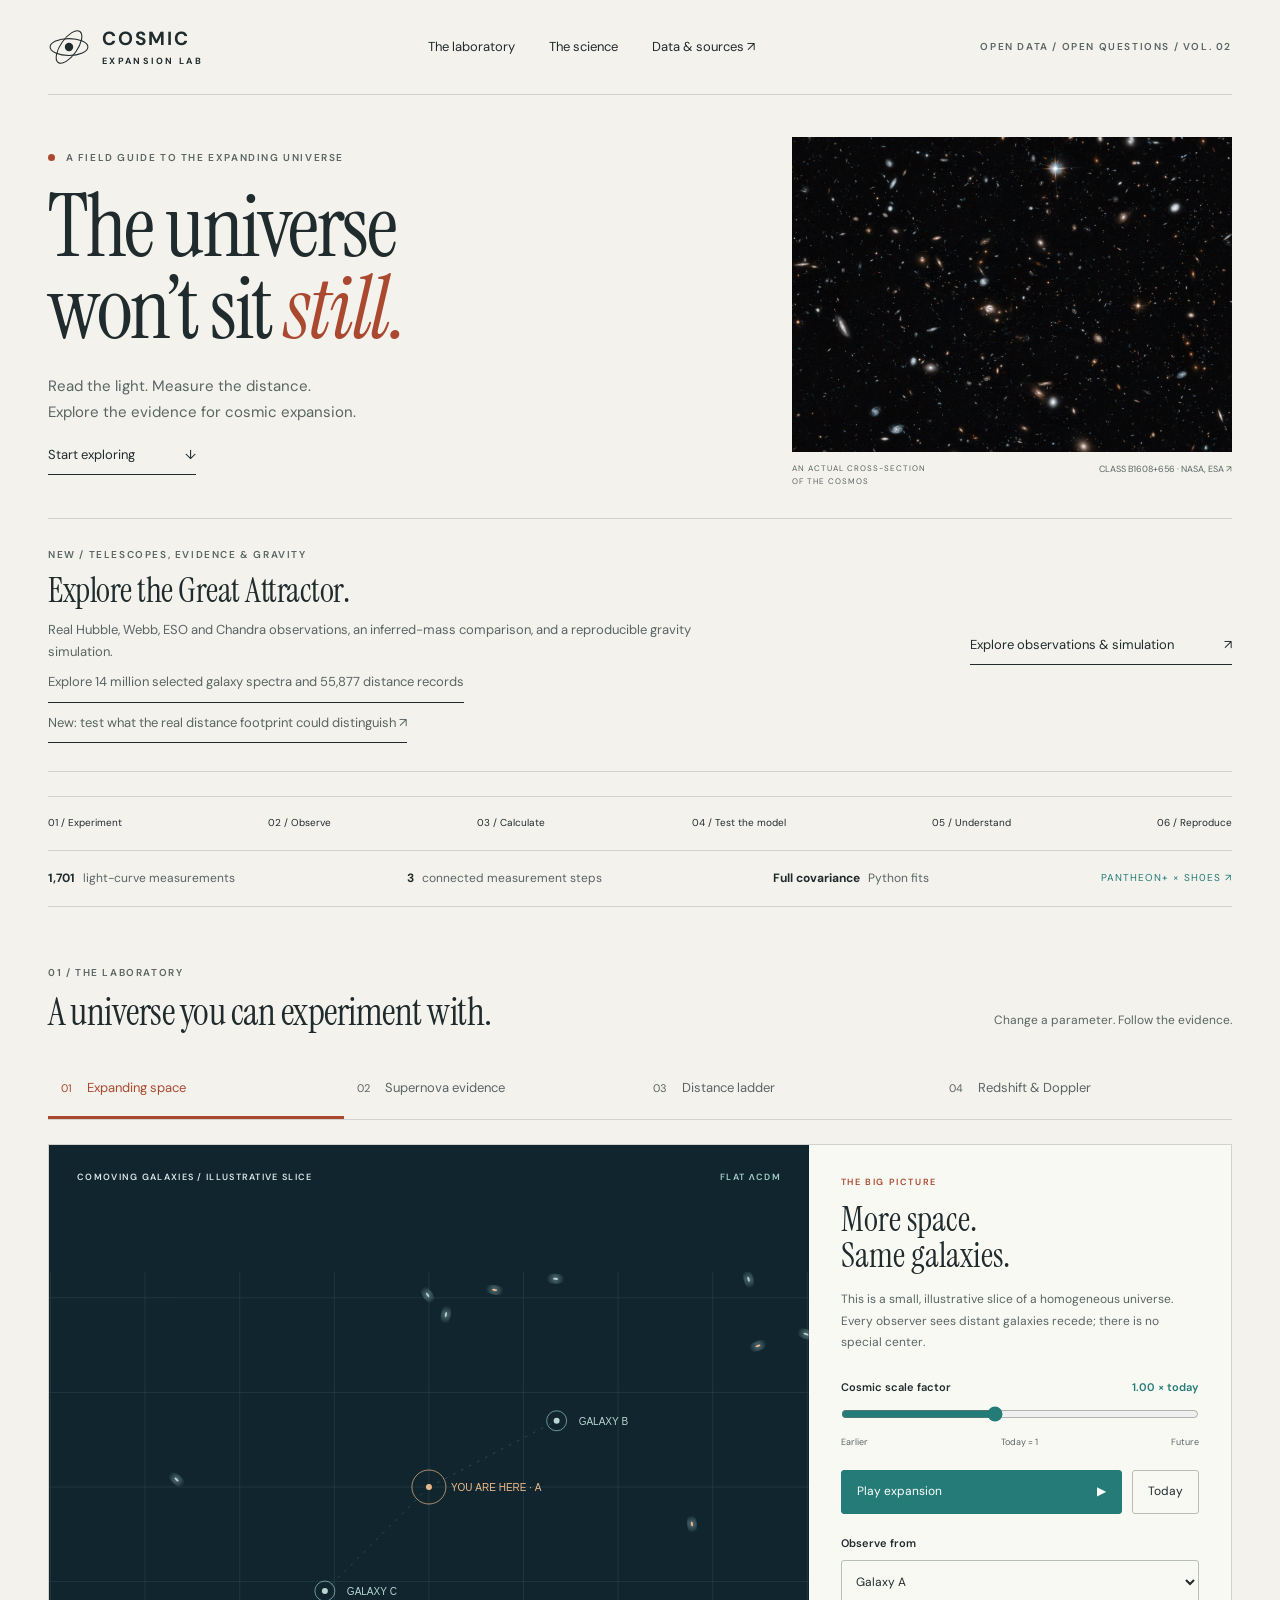
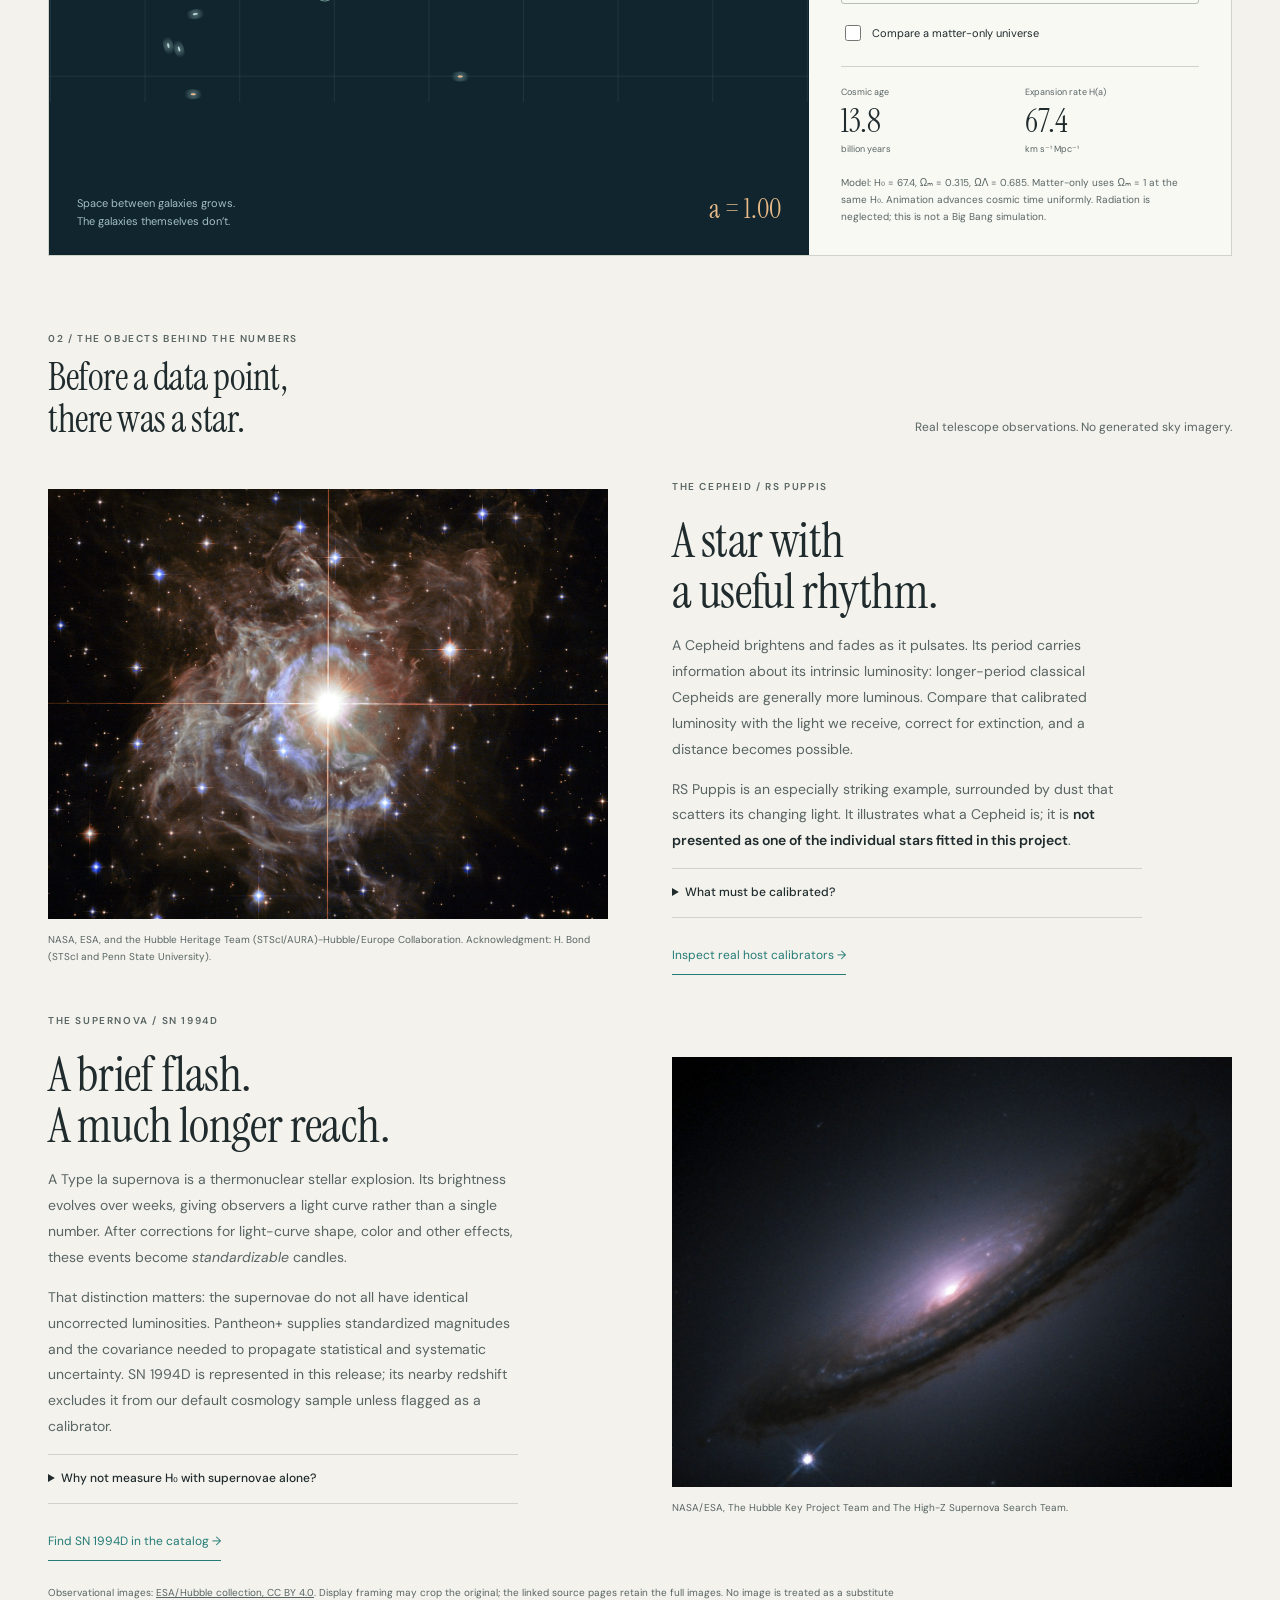
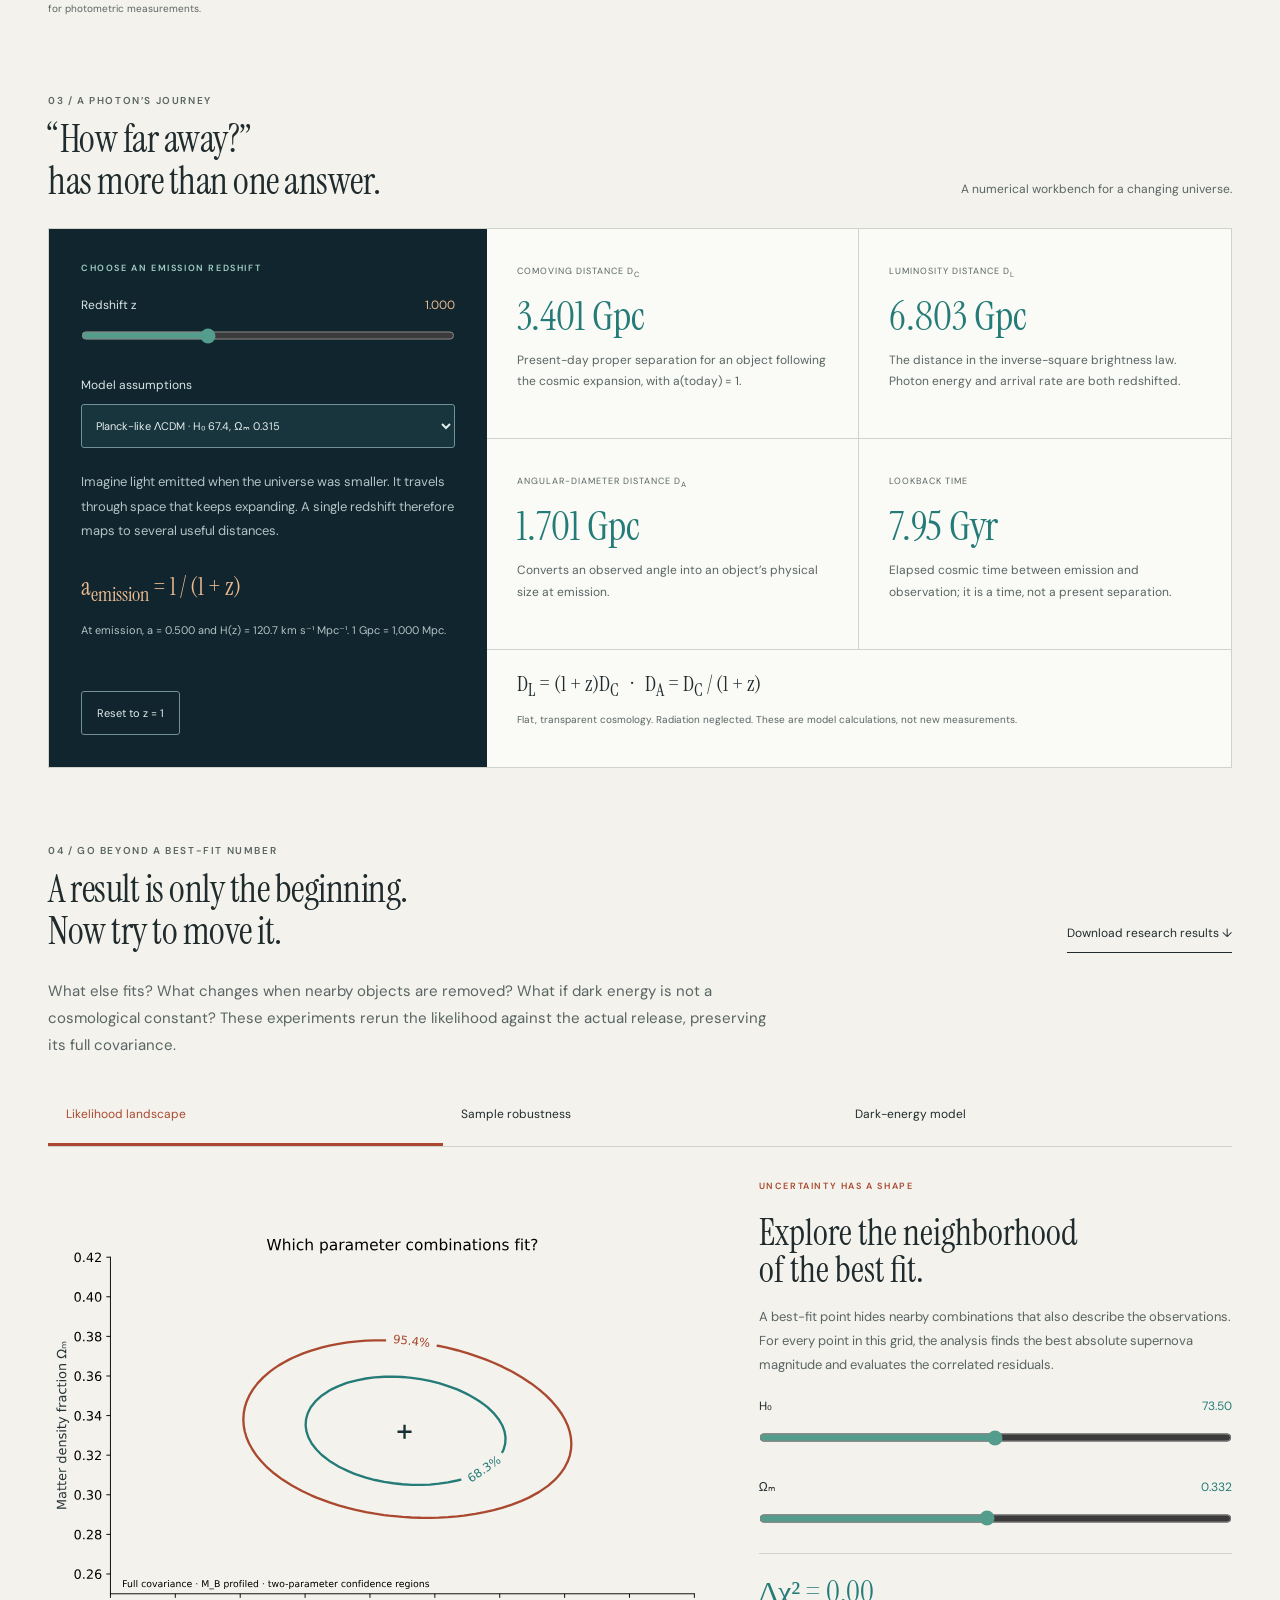
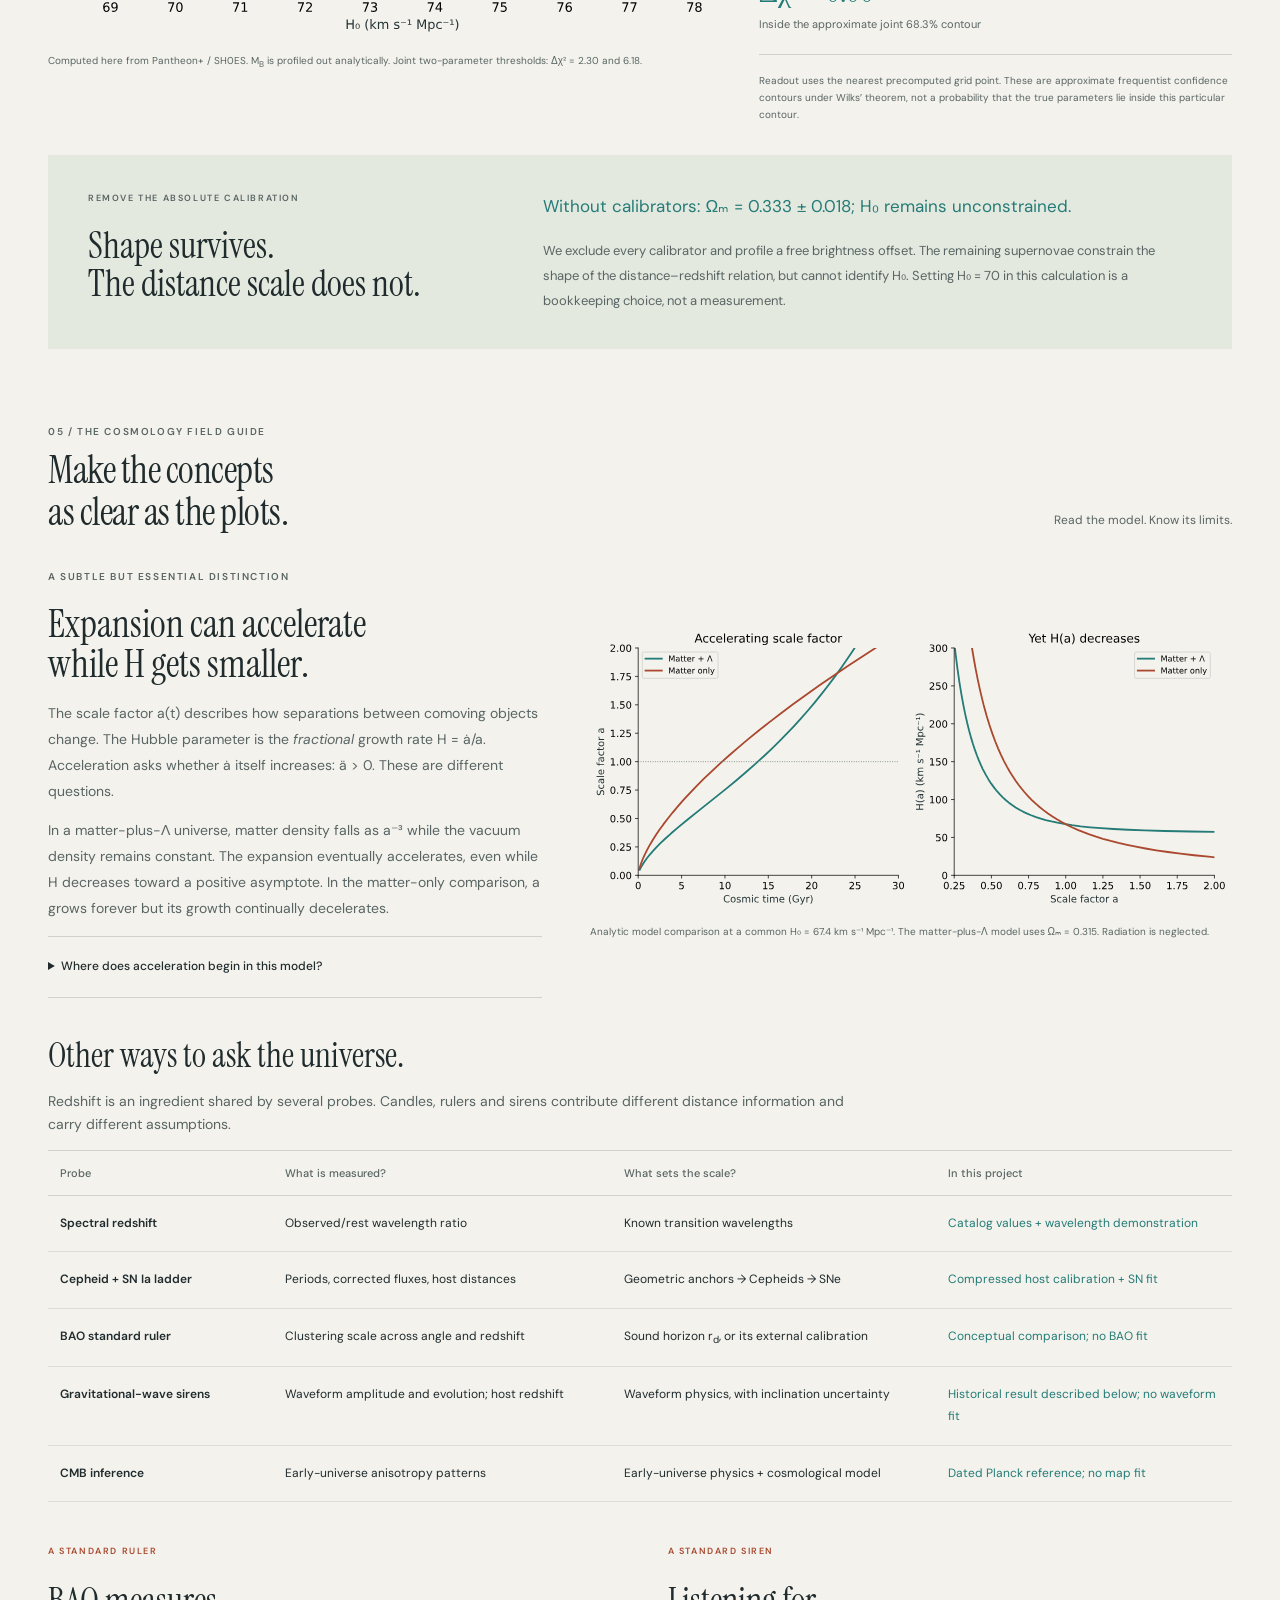
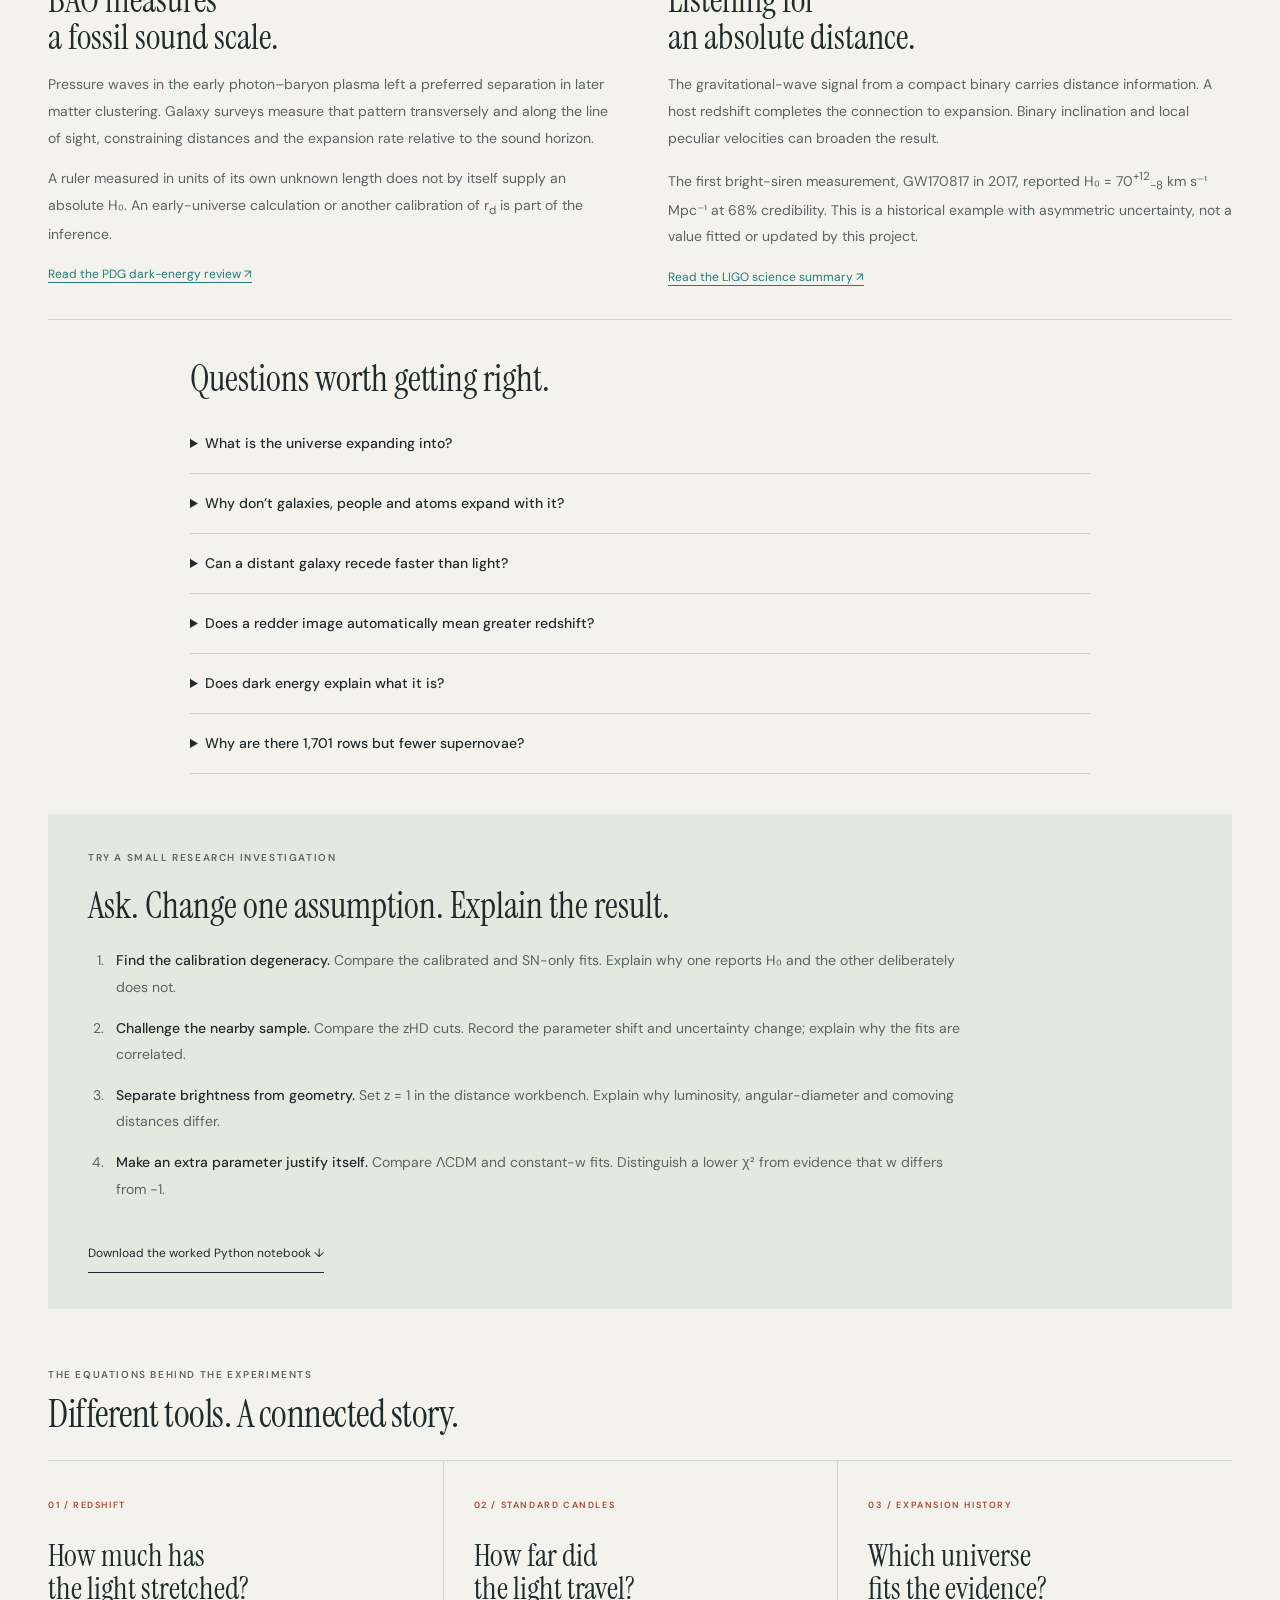
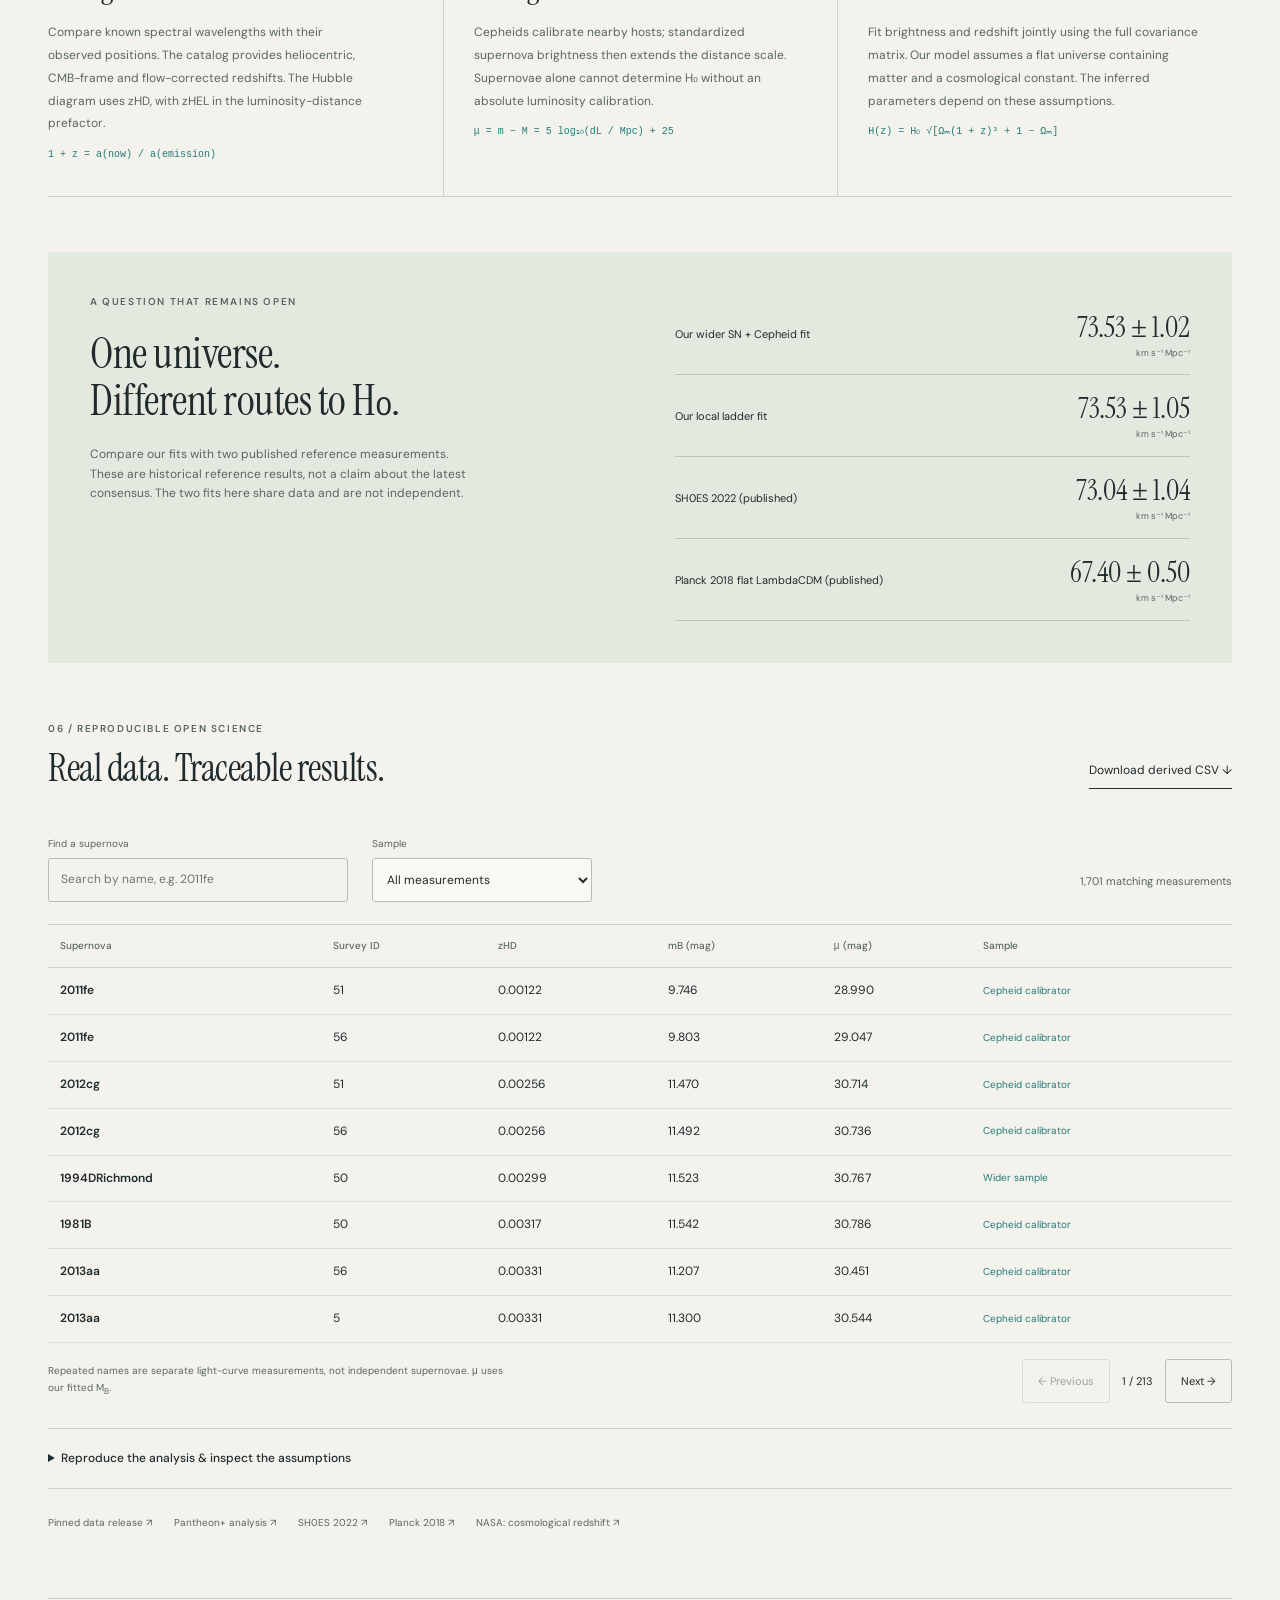
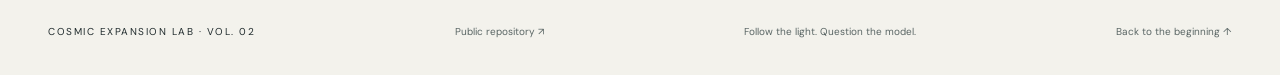
<file: web/index.html>
<!doctype html>
<html lang="en">
<head>
  <meta charset="utf-8"><meta name="viewport" content="width=device-width,initial-scale=1">
  <title>Cosmic Expansion Lab — From light to the expanding universe</title>
  <meta name="description" content="Explore cosmic expansion with real Pantheon+ supernovae, Cepheid-calibrated distances, cosmological redshift and reproducible Python fits.">
  <link rel="icon" href="assets/favicon.svg" type="image/svg+xml"><link rel="stylesheet" href="style.css"><link rel="stylesheet" href="research.css"><script src="app.js" defer></script><script src="research.js" defer></script>
</head>
<body>
<a class="skip" href="#laboratory">Skip to the laboratory</a>
<header><a class="brand" href="#"><svg viewBox="0 0 40 40" aria-hidden="true"><circle cx="20" cy="20" r="4"/><ellipse cx="20" cy="20" rx="18" ry="8" fill="none" stroke="currentColor"/><ellipse cx="20" cy="20" rx="8" ry="18" fill="none" stroke="currentColor" transform="rotate(35 20 20)"/></svg><span>COSMIC<span class="brand-sub">EXPANSION LAB</span></span></a><nav aria-label="Main navigation"><a href="#laboratory">The laboratory</a><a href="#methods">The science</a><a href="#catalog">Data & sources <span aria-hidden="true">↗</span></a></nav><span class="edition">OPEN DATA / OPEN QUESTIONS / VOL. 02</span></header>
<main>
<section class="intro intro-v2"><div><p class="eyebrow"><span class="dot"></span> A FIELD GUIDE TO THE EXPANDING UNIVERSE</p><h1>The universe<br>won’t sit <em>still.</em></h1><p class="hero-deck">Read the light. Measure the distance.<br>Explore the evidence for cosmic expansion.</p><a class="text-link" href="#laboratory">Start exploring <span aria-hidden="true">↓</span></a></div><figure class="intro-observation"><img src="assets/cosmic-field.jpg" alt="Hubble observation of CLASS B1608+656: a field of galaxies at different distances, with white and orange galaxies against black space." width="1280" height="1281" fetchpriority="high"><figcaption><span>AN ACTUAL CROSS-SECTION OF THE COSMOS</span><a href="https://esahubble.org/images/heic1408a/">CLASS B1608+656 · NASA, ESA ↗</a></figcaption></figure></section>
<div class="attractor-callout"><div><p class="eyebrow">NEW / TELESCOPES, EVIDENCE & GRAVITY</p><h2>Explore the Great Attractor.</h2><p>Real Hubble, Webb, ESO and Chandra observations, an inferred-mass comparison, and a reproducible gravity simulation.</p><p><a class="text-link" href="catalogs.html">Explore 14 million selected galaxy spectra and 55,877 distance records</a></p><p><a class="text-link" href="forecast.html">New: test what the real distance footprint could distinguish ↗</a></p></div><a class="text-link" href="great-attractor.html#observations">Explore observations & simulation <span aria-hidden="true">↗</span></a></div>
<nav class="chapter-nav" aria-label="Project chapters"><a href="#laboratory">01 / Experiment</a><a href="#observations">02 / Observe</a><a href="#distances">03 / Calculate</a><a href="#research">04 / Test the model</a><a href="#field-guide">05 / Understand</a><a href="#catalog">06 / Reproduce</a></nav>
<div class="data-strip"><span><b id="count">1,701</b> light-curve measurements</span><span><b>3</b> connected measurement steps</span><span><b>Full covariance</b> Python fits</span><a href="https://github.com/PantheonPlusSH0ES/DataRelease" target="_blank" rel="noreferrer">PANTHEON+ × SH0ES <span aria-hidden="true">↗</span></a></div>
<section id="laboratory" aria-labelledby="lab-title"><div class="section-heading"><div><p class="eyebrow">01 / THE LABORATORY</p><h2 id="lab-title">A universe you can experiment with.</h2></div><p>Change a parameter. Follow the evidence.</p></div>
<div class="tabs" role="tablist" aria-label="Experiments"><button id="tab-expansion" role="tab" aria-selected="true" aria-controls="panel-expansion" data-panel="expansion">01 <span>Expanding space</span></button><button id="tab-evidence" role="tab" aria-selected="false" aria-controls="panel-evidence" tabindex="-1" data-panel="evidence">02 <span>Supernova evidence</span></button><button id="tab-ladder" role="tab" aria-selected="false" aria-controls="panel-ladder" tabindex="-1" data-panel="ladder">03 <span>Distance ladder</span></button><button id="tab-redshift" role="tab" aria-selected="false" aria-controls="panel-redshift" tabindex="-1" data-panel="redshift">04 <span>Redshift & Doppler</span></button></div>
<div id="load-status" role="status">Loading the pinned scientific dataset…</div>
<section class="experiment" id="panel-expansion" role="tabpanel" aria-labelledby="tab-expansion"><div class="visual"><div class="visual-top"><span>COMOVING GALAXIES / ILLUSTRATIVE SLICE</span><span class="live">FLAT ΛCDM</span></div><canvas id="universe" role="img" aria-label="Illustrative galaxy positions separating as the cosmic scale factor increases. Galaxies retain their physical size."></canvas><div class="visual-bottom"><span>Space between galaxies grows.<br>The galaxies themselves don’t.</span><span id="scale-badge">a = 1.00</span></div></div><aside class="controls"><p class="eyebrow">THE BIG PICTURE</p><h3>More space.<br>Same galaxies.</h3><p>This is a small, illustrative slice of a homogeneous universe. Every observer sees distant galaxies recede; there is no special center.</p><label for="scale">Cosmic scale factor <output id="scale-output">1.00 × today</output></label><input id="scale" type="range" min="0.25" max="2" step="any" value="1"><div class="range-ends"><span>Earlier</span><span>Today = 1</span><span>Future</span></div><div class="button-row"><button id="play" class="primary">Play expansion <span aria-hidden="true">▶</span></button><button id="today">Today</button></div><label for="observer">Observe from</label><select id="observer"><option value="0">Galaxy A</option><option value="1">Galaxy B</option><option value="2">Galaxy C</option></select><label class="check"><input id="matter-only" type="checkbox"> Compare a matter-only universe</label><div class="readouts"><div><span>Cosmic age</span><b id="age">—</b><small>billion years</small></div><div><span>Expansion rate H(a)</span><b id="hubble">—</b><small>km s⁻¹ Mpc⁻¹</small></div></div><p class="fine">Model: H₀ = 67.4, Ωₘ = 0.315, ΩΛ = 0.685. Matter-only uses Ωₘ = 1 at the same H₀. Animation advances cosmic time uniformly. Radiation is neglected; this is not a Big Bang simulation.</p></aside></section>
<section class="experiment" id="panel-evidence" role="tabpanel" aria-labelledby="tab-evidence" hidden><div class="visual plot"><div class="visual-top"><span>THE HUBBLE DIAGRAM / REAL MEASUREMENTS</span><span id="plot-count"></span></div><canvas id="hubble-plot" role="img" aria-label="Measured supernova distance modulus versus logarithmic redshift, with a flat LambdaCDM prediction. The data table below provides numeric values."></canvas><div class="visual-bottom"><span><i class="legend-dot"></i> Supernovae <i class="legend-line"></i> Your model</span><span id="plot-detail">Select a point to inspect a supernova</span></div></div><aside class="controls"><p class="eyebrow">STANDARDIZABLE CANDLES</p><h3>Fainter means<br>farther away.</h3><p>Type Ia supernovae provide distances after brightness corrections. Compare real measurements with your cosmological model.</p><label for="h0">Hubble constant H₀ <output id="h0-output">73.0</output></label><input id="h0" type="range" min="55" max="85" step="any" value="73"><label for="omega">Matter fraction Ωₘ <output id="omega-output">0.33</output></label><input id="omega" type="range" min="0.1" max="0.6" step="any" value="0.33"><label class="check"><input id="residuals" type="checkbox"> Show residuals from your model</label><button id="best-fit" class="primary">Restore Python best fit <span aria-hidden="true">↗</span></button><div class="fit-result"><span>FULL-COVARIANCE PYTHON FIT</span><b id="fit-value">—</b><small>km s⁻¹ Mpc⁻¹ · local Gaussian 1σ</small><p id="fit-meta"></p></div><p class="fine">Only non-calibrators with zHD &gt; 0.01 are plotted. Distances use the Python fit’s fixed absolute magnitude. Slider changes are model previews, not new fits. Point selection is also available below.</p><label for="sn-select">Inspect a plotted measurement</label><select id="sn-select"></select></aside></section>
<section class="experiment" id="panel-ladder" role="tabpanel" aria-labelledby="tab-ladder" hidden><div class="ladder-visual"><p class="eyebrow">FROM NEARBY STARS TO DISTANT GALAXIES</p><h3>One measurement<br>builds on another.</h3><ol class="ladder"><li><span class="rung">01</span><div><h4>Geometric anchors</h4><p>Parallaxes, eclipsing binaries and masers set absolute distances.</p><span class="tag">UPSTREAM CALIBRATION</span></div></li><li><span class="rung">02</span><div><h4>Cepheid variable stars</h4><p>The period–luminosity relation gives distances to nearby supernova host galaxies.</p><span class="tag">RELEASED HOST DISTANCES</span></div></li><li><span class="rung">03</span><div><h4>Type Ia supernovae</h4><p>Calibrate their standardized luminosity, then reach into the Hubble flow.</p><span class="tag">FITTED HERE WITH FULL COVARIANCE</span></div></li></ol></div><aside class="controls"><p class="eyebrow">INSPECT A REAL CALIBRATOR</p><h3>A bridge<br>between scales.</h3><label for="calibrator">Supernova / survey / row</label><select id="calibrator"></select><div class="calibration-values"><div><span>Cepheid host modulus μ</span><b id="ceph-mu">—</b></div><div><span>Host distance</span><b id="ceph-distance">—</b></div><div><span>Standardized apparent m<sub>B</sub></span><b id="ceph-mb">—</b></div><div><span>Individual M<sub>B</sub> = m<sub>B</sub> − μ</span><b id="ceph-absolute">—</b></div></div><div class="fit-result"><span>LOCAL LADDER FIT · FIXED Ωₘ = 0.3</span><b id="local-value">—</b><small>km s⁻¹ Mpc⁻¹ · local Gaussian 1σ</small></div><p class="fine">An individual calibrator is noisy. The Python analysis fits the correlated sample jointly. It uses published Cepheid-host distance moduli; it does not remeasure raw Cepheid periods or photometry.</p></aside></section>
<section class="experiment" id="panel-redshift" role="tabpanel" aria-labelledby="tab-redshift" hidden><div class="redshift-visual"><div class="visual-top"><span>LIGHT STRETCHES WITH SPACE</span><span>WAVELENGTH DEMONSTRATION</span></div><canvas id="wave" role="img" aria-label="Illustration of a rest-frame wave and a longer observed wave. This is not a measured spectrum."></canvas><div class="equation">1 + z = λ<sub>observed</sub> / λ<sub>rest</sub></div><p>Measured redshift. Illustrative spectral line.</p></div><aside class="controls"><p class="eyebrow">READING THE LIGHT</p><h3>A shift<br>toward red.</h3><label for="redshift-sn">Use a real catalog redshift</label><select id="redshift-sn"></select><label for="redshift-z">Heliocentric redshift z <output id="z-output">0.10</output></label><input id="redshift-z" type="range" min="0" max="2.3" step="any" value="0.1"><p id="z-origin" class="fine"></p><label for="line">Illustrative rest-frame line</label><select id="line"><option value="656.28">Hα · 656.28 nm</option><option value="486.13">Hβ · 486.13 nm</option><option value="500.7">[O III] · 500.70 nm</option></select><div class="calibration-values"><div><span>Observed wavelength</span><b id="observed-wave">—</b></div><div><span>Low-z approximation cz</span><b id="cz">—</b></div><div><span>Relativistic Doppler equivalent</span><b id="doppler">—</b></div></div><p class="notice">Cosmological redshift is caused by expanding space. The Doppler equivalent is a comparison, not the galaxy’s cosmological recession velocity. The approximation v ≈ cz is useful only at low redshift.</p></aside></section>
</section>
<!-- V2 CHAPTERS -->
<section id="observations" class="observations">
  <div class="section-heading"><div><p class="eyebrow">02 / THE OBJECTS BEHIND THE NUMBERS</p><h2>Before a data point,<br>there was a star.</h2></div><p>Real telescope observations. No generated sky imagery.</p></div>
  <article class="observation-story"><figure><img src="assets/cepheid-rs-puppis.jpg" alt="Hubble image of RS Puppis, a bright Cepheid variable surrounded by textured reflecting dust." width="1280" height="1257" loading="lazy"><figcaption><a href="https://esahubble.org/images/heic1323a/">NASA, ESA, and the Hubble Heritage Team (STScI/AURA)-Hubble/Europe Collaboration. Acknowledgment: H. Bond (STScI and Penn State University).</a></figcaption></figure><div class="story-copy"><p class="eyebrow">THE CEPHEID / RS PUPPIS</p><h3>A star with<br>a useful rhythm.</h3><p>A Cepheid brightens and fades as it pulsates. Its period carries information about its intrinsic luminosity: longer-period classical Cepheids are generally more luminous. Compare that calibrated luminosity with the light we receive, correct for extinction, and a distance becomes possible.</p><p>RS Puppis is an especially striking example, surrounded by dust that scatters its changing light. It illustrates what a Cepheid is; it is <strong>not presented as one of the individual stars fitted in this project</strong>.</p><details><summary>What must be calibrated?</summary><p>The period–luminosity zero point needs an absolute distance anchor. Parallaxes, eclipsing binaries and water masers provide geometric information. Metallicity, dust, photometric calibration and crowding also matter. Our analysis starts downstream of these steps, with published Cepheid-host moduli and their covariance.</p></details><a href="#panel-ladder" class="story-link" data-open-tab="ladder">Inspect real host calibrators →</a></div></article>
  <article class="observation-story reverse"><figure><img src="assets/supernova-1994d.jpg" alt="Hubble observation of galaxy NGC 4526 and the bright point source supernova SN 1994D." width="1280" height="1280" loading="lazy"><figcaption><a href="https://esahubble.org/images/opo9919i/">NASA/ESA, The Hubble Key Project Team and The High-Z Supernova Search Team.</a></figcaption></figure><div class="story-copy"><p class="eyebrow">THE SUPERNOVA / SN 1994D</p><h3>A brief flash.<br>A much longer reach.</h3><p>A Type Ia supernova is a thermonuclear stellar explosion. Its brightness evolves over weeks, giving observers a light curve rather than a single number. After corrections for light-curve shape, color and other effects, these events become <em>standardizable</em> candles.</p><p>That distinction matters: the supernovae do not all have identical uncorrected luminosities. Pantheon+ supplies standardized magnitudes and the covariance needed to propagate statistical and systematic uncertainty. SN 1994D is represented in this release; its nearby redshift excludes it from our default cosmology sample unless flagged as a calibrator.</p><details><summary>Why not measure H₀ with supernovae alone?</summary><p>Brightness gives relative distance very well, but the absolute scale depends on the intrinsic magnitude M<sub>B</sub>. Increasing H₀ while adjusting M<sub>B</sub> can leave all predicted apparent magnitudes unchanged. A separate absolute-distance calibration breaks that degeneracy.</p></details><a href="#catalog" class="story-link" id="find-1994d">Find SN 1994D in the catalog →</a></div></article>
  <p class="image-license">Observational images: <a href="https://esahubble.org/copyright/">ESA/Hubble collection, CC BY 4.0</a>. Display framing may crop the original; the linked source pages retain the full images. No image is treated as a substitute for photometric measurements.</p>
</section>

<section id="distances" class="distance-section">
  <div class="section-heading"><div><p class="eyebrow">03 / A PHOTON’S JOURNEY</p><h2>“How far away?”<br>has more than one answer.</h2></div><p>A numerical workbench for a changing universe.</p></div>
  <div class="distance-workbench"><div class="distance-controls"><p class="eyebrow">CHOOSE AN EMISSION REDSHIFT</p><label for="distance-z">Redshift z <output id="distance-z-output">1.00</output></label><input id="distance-z" type="range" min="0.001" max="3" step="0.001" value="1"><label for="distance-model">Model assumptions</label><select id="distance-model"><option value="planck">Planck-like ΛCDM · H₀ 67.4, Ωₘ 0.315</option><option value="sn">Our calibrated supernova ΛCDM fit</option><option value="matter">Matter only · H₀ 67.4, Ωₘ 1</option></select><p>Imagine light emitted when the universe was smaller. It travels through space that keeps expanding. A single redshift therefore maps to several useful distances.</p><div class="small-equation">a<sub>emission</sub> = 1 / (1 + z)</div><div class="distance-summary" id="distance-summary" aria-live="polite"></div><button id="distance-reset">Reset to z = 1</button></div><div class="distance-results"><div class="distance-number"><span>COMOVING DISTANCE D<sub>C</sub></span><b id="distance-comoving">—</b><p>Present-day proper separation for an object following the cosmic expansion, with a(today) = 1.</p></div><div class="distance-number"><span>LUMINOSITY DISTANCE D<sub>L</sub></span><b id="distance-luminosity">—</b><p>The distance in the inverse-square brightness law. Photon energy and arrival rate are both redshifted.</p></div><div class="distance-number"><span>ANGULAR-DIAMETER DISTANCE D<sub>A</sub></span><b id="distance-angular">—</b><p>Converts an observed angle into an object’s physical size at emission.</p></div><div class="distance-number"><span>LOOKBACK TIME</span><b id="distance-lookback">—</b><p>Elapsed cosmic time between emission and observation; it is a time, not a present separation.</p></div><div class="distance-relations">D<sub>L</sub> = (1 + z)D<sub>C</sub> &nbsp; · &nbsp; D<sub>A</sub> = D<sub>C</sub> / (1 + z)<small>Flat, transparent cosmology. Radiation neglected. These are model calculations, not new measurements.</small></div></div></div>
</section>

<section id="research" class="research-section">
  <div class="section-heading"><div><p class="eyebrow">04 / GO BEYOND A BEST-FIT NUMBER</p><h2>A result is only the beginning.<br>Now try to move it.</h2></div><a class="download" href="data/research.json" download>Download research results ↓</a></div>
  <p class="section-lead">What else fits? What changes when nearby objects are removed? What if dark energy is not a cosmological constant? These experiments rerun the likelihood against the actual release, preserving its full covariance.</p>
  <div class="research-tabs" role="tablist" aria-label="Research experiments"><button id="research-tab-confidence" role="tab" aria-selected="true" aria-controls="research-confidence" data-research="confidence">Likelihood landscape</button><button id="research-tab-robustness" role="tab" aria-selected="false" aria-controls="research-robustness" tabindex="-1" data-research="robustness">Sample robustness</button><button id="research-tab-darkenergy" role="tab" aria-selected="false" aria-controls="research-darkenergy" tabindex="-1" data-research="darkenergy">Dark-energy model</button></div>
  <p id="research-status" role="status">Loading reproducible research results…</p>
  <div id="research-confidence" role="tabpanel" aria-labelledby="research-tab-confidence" class="research-panel"><figure class="science-figure"><img src="assets/likelihood-contours.svg" width="800" height="500" loading="lazy" alt="Full-covariance profile-likelihood contours in Hubble constant and matter fraction, showing 68.3 and 95.4 percent joint confidence regions."><figcaption>Computed here from Pantheon+ / SH0ES. M<sub>B</sub> is profiled out analytically. Joint two-parameter thresholds: Δχ² = 2.30 and 6.18.</figcaption></figure><div class="research-copy"><p class="eyebrow">UNCERTAINTY HAS A SHAPE</p><h3>Explore the neighborhood<br>of the best fit.</h3><p>A best-fit point hides nearby combinations that also describe the observations. For every point in this grid, the analysis finds the best absolute supernova magnitude and evaluates the correlated residuals.</p><label for="profile-h0">H₀ <output id="profile-h0-output"></output></label><input type="range" id="profile-h0" min="69" max="78" step="0.140625" value="73.5"><label for="profile-omega">Ωₘ <output id="profile-omega-output"></output></label><input type="range" id="profile-omega" min="0.25" max="0.42" step="0.0030357142857142857" value="0.332"><div class="profile-result" aria-live="polite"><b id="profile-delta">—</b><span id="profile-region">—</span></div><p class="fine">Readout uses the nearest precomputed grid point. These are approximate frequentist confidence contours under Wilks’ theorem, not a probability that the true parameters lie inside this particular contour.</p></div></div>
  <div id="research-robustness" role="tabpanel" aria-labelledby="research-tab-robustness" class="research-panel" hidden><figure class="science-figure"><img src="assets/redshift-sensitivity.svg" width="800" height="450" loading="lazy" alt="Three Hubble constant fits with different minimum redshift cuts and overlapping one-sigma error bars."><figcaption>All calibrators are retained. Each cut uses the corresponding full covariance submatrix. Error bars are local Gaussian 1σ estimates.</figcaption></figure><div class="research-copy"><p class="eyebrow">CHANGING THE SAMPLE</p><h3>Nearby motions.<br>Cosmic conclusions.</h3><p>A nearby galaxy’s peculiar velocity can be a substantial part of its observed redshift. Raising the redshift threshold reduces sensitivity to the nearest non-calibrators, while discarding information.</p><div class="table-wrap"><table><thead><tr><th scope="col">Minimum zHD</th><th scope="col">Rows</th><th scope="col">H₀ ± 1σ</th></tr></thead><tbody id="robustness-body"></tbody></table></div><p>These cuts test one specific analysis choice. Agreement does not eliminate shared calibration errors, and the overlapping fits must not be combined as independent evidence.</p></div></div>
  <div id="research-darkenergy" role="tabpanel" aria-labelledby="research-tab-darkenergy" class="research-panel" hidden><figure class="science-figure"><img src="assets/model-comparison.svg" width="800" height="450" loading="lazy" alt="Predicted distance-modulus differences for matter-only and constant-w expansion histories relative to the best-fit cosmological-constant model."><figcaption>The matter-only curve holds H₀ fixed and is illustrative; it is not an optimized matter-only fit. The constant-w curve uses its own fitted H₀, Ωₘ and w.</figcaption></figure><div class="research-copy"><p class="eyebrow">RELAXING AN ASSUMPTION</p><h3>Does one more parameter<br>earn its place?</h3><p>A cosmological constant has equation-of-state parameter w = −1. We also fit a flat model with one freely varying, constant w, giving dark energy density proportional to (1 + z)<sup>3(1+w)</sup>.</p><div class="model-results" id="w-results"></div><p>The extra parameter slightly improves χ², but improvement alone is expected when a model becomes more flexible. The Akaike information criterion adds a parameter penalty. This comparison uses exactly the same observations and covariance.</p><p class="fine">AIC is a relative model-comparison measure, not a discovery significance. Local Gaussian errors can miss non-Gaussian degeneracies. No evolving-w or CMB/BAO joint fit is claimed.</p></div></div>
  <div class="sn-only-note"><div><p class="eyebrow">REMOVE THE ABSOLUTE CALIBRATION</p><h3>Shape survives.<br>The distance scale does not.</h3></div><div><p id="sn-only-result">Loading supernova-only result…</p><p>We exclude every calibrator and profile a free brightness offset. The remaining supernovae constrain the shape of the distance–redshift relation, but cannot identify H₀. Setting H₀ = 70 in this calculation is a bookkeeping choice, not a measurement.</p></div></div>
</section>

<section id="field-guide" class="field-guide">
  <div class="section-heading"><div><p class="eyebrow">05 / THE COSMOLOGY FIELD GUIDE</p><h2>Make the concepts<br>as clear as the plots.</h2></div><p>Read the model. Know its limits.</p></div>
  <article class="history-story"><div><p class="eyebrow">A SUBTLE BUT ESSENTIAL DISTINCTION</p><h3>Expansion can accelerate<br>while H gets smaller.</h3><p>The scale factor a(t) describes how separations between comoving objects change. The Hubble parameter is the <em>fractional</em> growth rate H = ȧ/a. Acceleration asks whether ȧ itself increases: ä &gt; 0. These are different questions.</p><p>In a matter-plus-Λ universe, matter density falls as a⁻³ while the vacuum density remains constant. The expansion eventually accelerates, even while H decreases toward a positive asymptote. In the matter-only comparison, a grows forever but its growth continually decelerates.</p><details><summary>Where does acceleration begin in this model?</summary><p>For flat matter + Λ, q(a) = [Ωₘ/a³ − 2ΩΛ] / [2(Ωₘ/a³ + ΩΛ)]. Acceleration starts at q = 0, or a = [Ωₘ/(2ΩΛ)]<sup>1/3</sup>. With Ωₘ = 0.315 this corresponds to z ≈ 0.63. It is a model-dependent transition, not a switch at a universal date.</p></details></div><figure class="science-figure"><img src="assets/expansion-history.svg" alt="Scale factor rises more steeply at late times in a matter-plus-Lambda model, although its Hubble parameter declines toward a constant." width="1000" height="450" loading="lazy"><figcaption>Analytic model comparison at a common H₀ = 67.4 km s⁻¹ Mpc⁻¹. The matter-plus-Λ model uses Ωₘ = 0.315. Radiation is neglected.</figcaption></figure></article>
  <div class="probe-table"><h3>Other ways to ask the universe.</h3><p>Redshift is an ingredient shared by several probes. Candles, rulers and sirens contribute different distance information and carry different assumptions.</p><div class="table-wrap"><table><thead><tr><th scope="col">Probe</th><th scope="col">What is measured?</th><th scope="col">What sets the scale?</th><th scope="col">In this project</th></tr></thead><tbody><tr><td>Spectral redshift</td><td>Observed/rest wavelength ratio</td><td>Known transition wavelengths</td><td>Catalog values + wavelength demonstration</td></tr><tr><td>Cepheid + SN Ia ladder</td><td>Periods, corrected fluxes, host distances</td><td>Geometric anchors → Cepheids → SNe</td><td>Compressed host calibration + SN fit</td></tr><tr><td>BAO standard ruler</td><td>Clustering scale across angle and redshift</td><td>Sound horizon r<sub>d</sub>, or its external calibration</td><td>Conceptual comparison; no BAO fit</td></tr><tr><td>Gravitational-wave sirens</td><td>Waveform amplitude and evolution; host redshift</td><td>Waveform physics, with inclination uncertainty</td><td>Historical result described below; no waveform fit</td></tr><tr><td>CMB inference</td><td>Early-universe anisotropy patterns</td><td>Early-universe physics + cosmological model</td><td>Dated Planck reference; no map fit</td></tr></tbody></table></div></div>
  <div class="guide-grid"><article><span class="method-number">A STANDARD RULER</span><h3>BAO measures<br>a fossil sound scale.</h3><p>Pressure waves in the early photon–baryon plasma left a preferred separation in later matter clustering. Galaxy surveys measure that pattern transversely and along the line of sight, constraining distances and the expansion rate relative to the sound horizon.</p><p>A ruler measured in units of its own unknown length does not by itself supply an absolute H₀. An early-universe calculation or another calibration of r<sub>d</sub> is part of the inference.</p><a href="https://pdg.lbl.gov/2023/reviews/rpp2022-rev-dark-energy.pdf">Read the PDG dark-energy review ↗</a></article><article><span class="method-number">A STANDARD SIREN</span><h3>Listening for<br>an absolute distance.</h3><p>The gravitational-wave signal from a compact binary carries distance information. A host redshift completes the connection to expansion. Binary inclination and local peculiar velocities can broaden the result.</p><p>The first bright-siren measurement, GW170817 in 2017, reported H₀ = 70<sup>+12</sup><sub>−8</sub> km s⁻¹ Mpc⁻¹ at 68% credibility. This is a historical example with asymmetric uncertainty, not a value fitted or updated by this project.</p><a href="https://ligo.org/science-summaries/gw170817hubble/">Read the LIGO science summary ↗</a></article></div>
  <div class="questions"><h3>Questions worth getting right.</h3><details><summary>What is the universe expanding into?</summary><p>The standard cosmological model describes changing distances within space. It does not require an external room into which space expands. The observable universe is a region from which signals can have reached us, not necessarily an edge of the whole universe.</p></details><details><summary>Why don’t galaxies, people and atoms expand with it?</summary><p>The homogeneous expansion model applies on large scales. Bound systems are controlled by local gravitational or electromagnetic interactions. The animation keeps galaxy sizes fixed while their comoving separation changes; it does not model the detailed dynamics of any particular group.</p></details><details><summary>Can a distant galaxy recede faster than light?</summary><p>In a cosmological coordinate system, recession v = H D can exceed c at sufficiently large proper distance. That is not a nearby object overtaking light in a local inertial frame. It is why a special-relativistic Doppler velocity is not a general interpretation of cosmological redshift.</p></details><details><summary>Does a redder image automatically mean greater redshift?</summary><p>No. Display colors depend on filters, processing, stellar populations and dust as well as redshift. A scientific redshift comes from identifying spectral features or from calibrated photometric inference, not from judging a picture’s color.</p></details><details><summary>Does dark energy explain what it is?</summary><p>No. “Dark energy” names the component or effective behavior used to account for accelerated expansion. A cosmological constant is a simple model with w = −1. Fitting it successfully does not establish its microscopic origin.</p></details><details><summary>Why are there 1,701 rows but fewer supernovae?</summary><p>Some objects have light curves from more than one survey. We keep each row and its correlations. This pinned table contains 1,543 distinct literal CID strings; the publication describes a 1,550-object compilation. Catalog naming and release bookkeeping are not automatically a physical object reconciliation. We report the directly reproducible table count rather than silently replacing it with the headline publication count.</p></details></div>
  <div class="investigation"><p class="eyebrow">TRY A SMALL RESEARCH INVESTIGATION</p><h3>Ask. Change one assumption. Explain the result.</h3><ol><li><b>Find the calibration degeneracy.</b> Compare the calibrated and SN-only fits. Explain why one reports H₀ and the other deliberately does not.</li><li><b>Challenge the nearby sample.</b> Compare the zHD cuts. Record the parameter shift and uncertainty change; explain why the fits are correlated.</li><li><b>Separate brightness from geometry.</b> Set z = 1 in the distance workbench. Explain why luminosity, angular-diameter and comoving distances differ.</li><li><b>Make an extra parameter justify itself.</b> Compare ΛCDM and constant-w fits. Distinguish a lower χ² from evidence that w differs from −1.</li></ol><a class="download" href="notebooks/expansion-investigations.ipynb" download>Download the worked Python notebook ↓</a></div>
</section>

<section id="methods"><div class="section-heading"><div><p class="eyebrow">THE EQUATIONS BEHIND THE EXPERIMENTS</p><h2>Different tools. A connected story.</h2></div></div><div class="method-grid"><article><span class="method-number">01 / REDSHIFT</span><h3>How much has<br>the light stretched?</h3><p>Compare known spectral wavelengths with their observed positions. The catalog provides heliocentric, CMB-frame and flow-corrected redshifts. The Hubble diagram uses zHD, with zHEL in the luminosity-distance prefactor.</p><code>1 + z = a(now) / a(emission)</code></article><article><span class="method-number">02 / STANDARD CANDLES</span><h3>How far did<br>the light travel?</h3><p>Cepheids calibrate nearby hosts; standardized supernova brightness then extends the distance scale. Supernovae alone cannot determine H₀ without an absolute luminosity calibration.</p><code>μ = m − M = 5 log₁₀(dL / Mpc) + 25</code></article><article><span class="method-number">03 / EXPANSION HISTORY</span><h3>Which universe<br>fits the evidence?</h3><p>Fit brightness and redshift jointly using the full covariance matrix. Our model assumes a flat universe containing matter and a cosmological constant. The inferred parameters depend on these assumptions.</p><code>H(z) = H₀ √[Ωₘ(1 + z)³ + 1 − Ωₘ]</code></article></div></section>
<section class="comparison"><div><p class="eyebrow">A QUESTION THAT REMAINS OPEN</p><h2>One universe.<br>Different routes to H₀.</h2><p>Compare our fits with two published reference measurements. These are historical reference results, not a claim about the latest consensus. The two fits here share data and are not independent.</p></div><div id="comparison-values" class="comparison-values"></div></section>
<section id="catalog"><div class="section-heading"><div><p class="eyebrow">06 / REPRODUCIBLE OPEN SCIENCE</p><h2>Real data. Traceable results.</h2></div><a class="download" href="data/supernovae.csv" download>Download derived CSV <span aria-hidden="true">↓</span></a></div><div class="catalog-tools"><label for="search">Find a supernova <input id="search" type="search" placeholder="Search by name, e.g. 2011fe"></label><label for="sample">Sample <select id="sample"><option value="all">All measurements</option><option value="calibrators">Cepheid calibrators</option><option value="flow">SH0ES Hubble flow</option></select></label><span id="table-count" role="status"></span></div><div class="table-wrap"><table><caption class="sr-only">Pantheon+ measurements; repeated names are separate survey light curves.</caption><thead><tr><th scope="col">Supernova</th><th scope="col">Survey ID</th><th scope="col">zHD</th><th scope="col">mB (mag)</th><th scope="col">μ (mag)</th><th scope="col">Sample</th></tr></thead><tbody id="table-body"></tbody></table></div><div class="table-footer"><p>Repeated names are separate light-curve measurements, not independent supernovae. μ uses our fitted M<sub>B</sub>.</p><div><button id="previous">← Previous</button><span id="page"></span><button id="next">Next →</button></div></div><details><summary>Reproduce the analysis & inspect the assumptions</summary><div class="details-body"><p>In the repository root, install dependencies and run:</p><pre>python -m pip install -r requirements.txt
python analysis/download_data.py
python analysis/fit.py
python analysis/research.py
python -m unittest discover -s tests
python -m http.server 8000 --directory web</pre><p>The pipeline verifies SHA-256 hashes against a pinned upstream commit, fits the full STAT+SYS covariance with a Cholesky solve, and exports the CSV, browser JSON, and publication-ready Hubble diagram. The local fit uses the supplied SH0ES Hubble-flow flags plus calibrators; the wider fit uses zHD &gt; 0.01 plus calibrators. Uncertainties are local Gaussian curvature estimates, not posterior intervals.</p><p>Raw spectra, raw Cepheid photometry, BAO measurements and CMB maps are not fitted here. Geometric anchors enter through the released Cepheid-host moduli. This is a reproducible fit to released data products, not a reproduction of every step in the SH0ES pipeline.</p></div></details><div class="sources"><a href="https://github.com/PantheonPlusSH0ES/DataRelease/tree/c447f0fea703fcd0fff57de5000947b5ca81286b" target="_blank" rel="noreferrer">Pinned data release ↗</a><a href="https://arxiv.org/abs/2202.04077" target="_blank" rel="noreferrer">Pantheon+ analysis ↗</a><a href="https://arxiv.org/abs/2112.04510" target="_blank" rel="noreferrer">SH0ES 2022 ↗</a><a href="https://arxiv.org/abs/1807.06209" target="_blank" rel="noreferrer">Planck 2018 ↗</a><a href="https://science.nasa.gov/mission/hubble/science/science-behind-the-discoveries/hubble-cosmological-redshift/" target="_blank" rel="noreferrer">NASA: cosmological redshift ↗</a></div></section>
</main><footer><span>COSMIC EXPANSION LAB · VOL. 02</span><a href="https://github.com/Biswajit1999/cosmic-expansion-lab">Public repository ↗</a><span>Follow the light. Question the model.</span><a href="#">Back to the beginning ↑</a></footer>
</body></html>
</file>
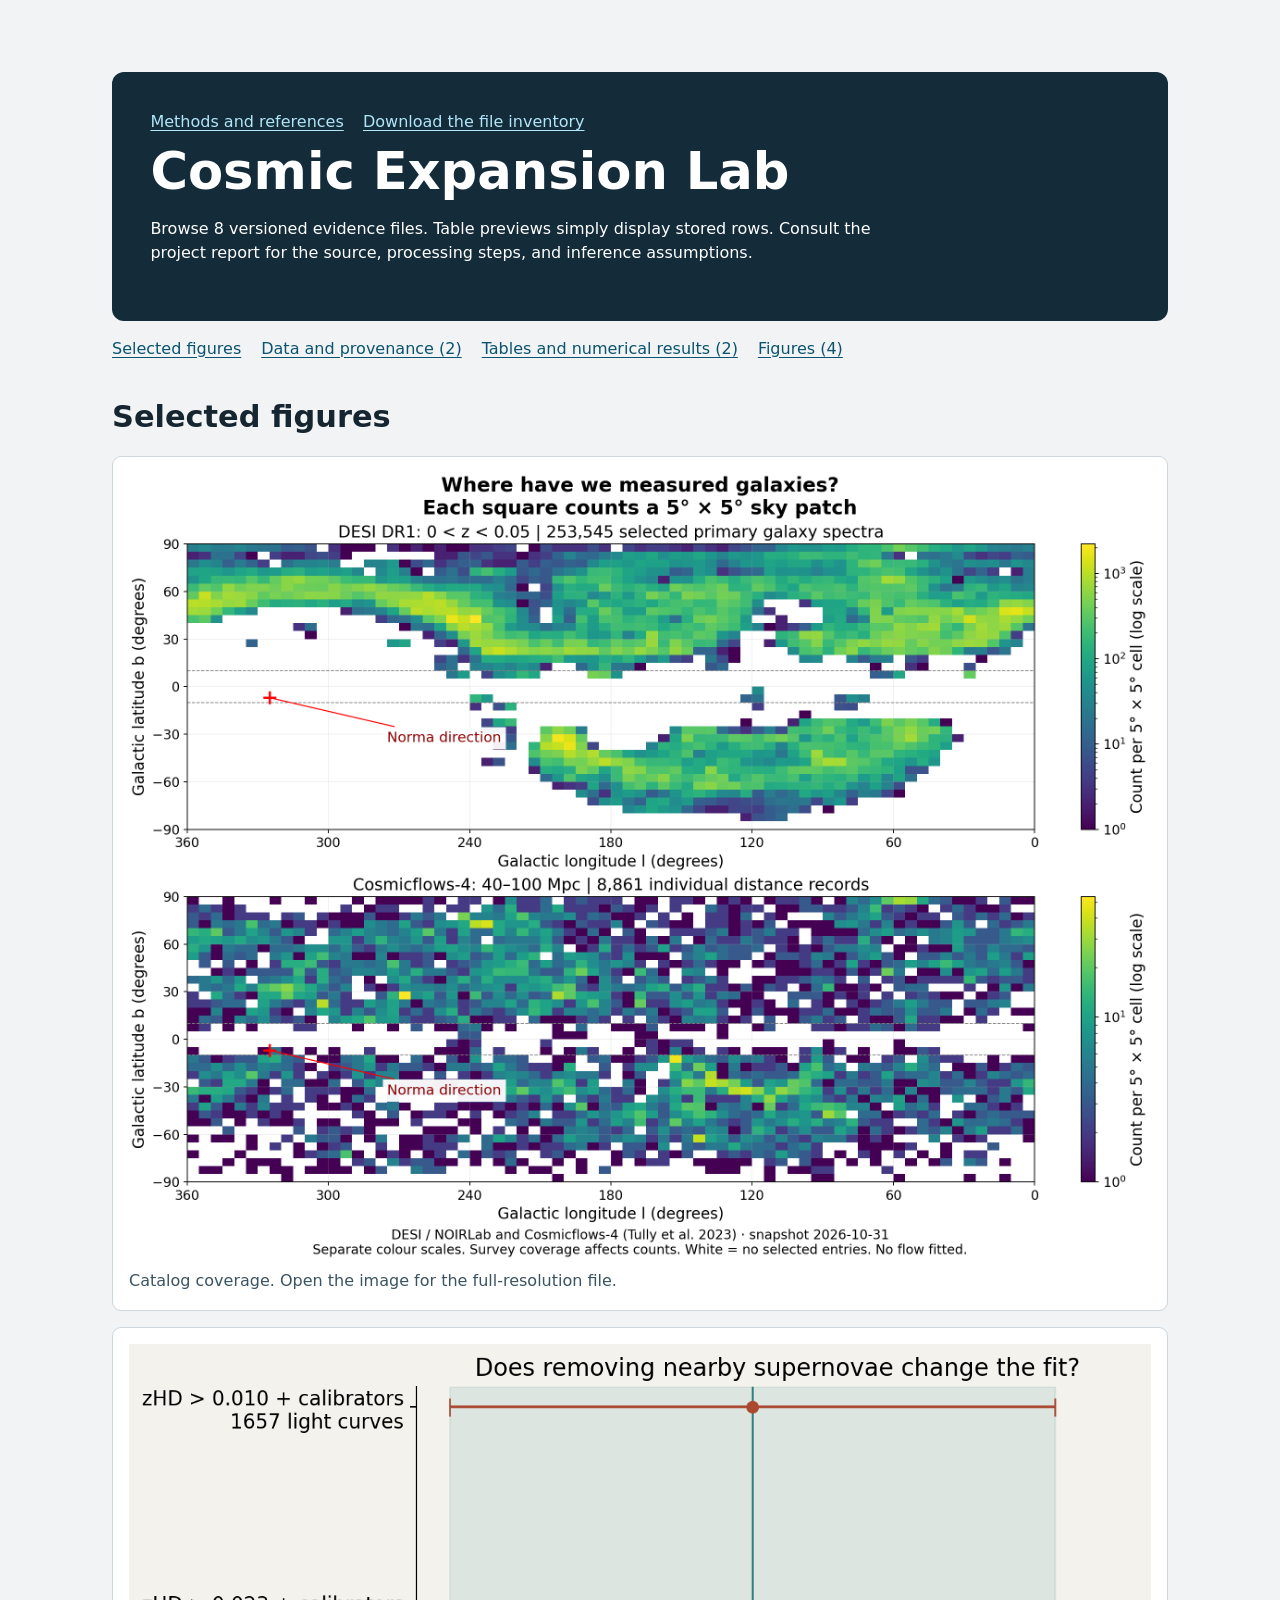
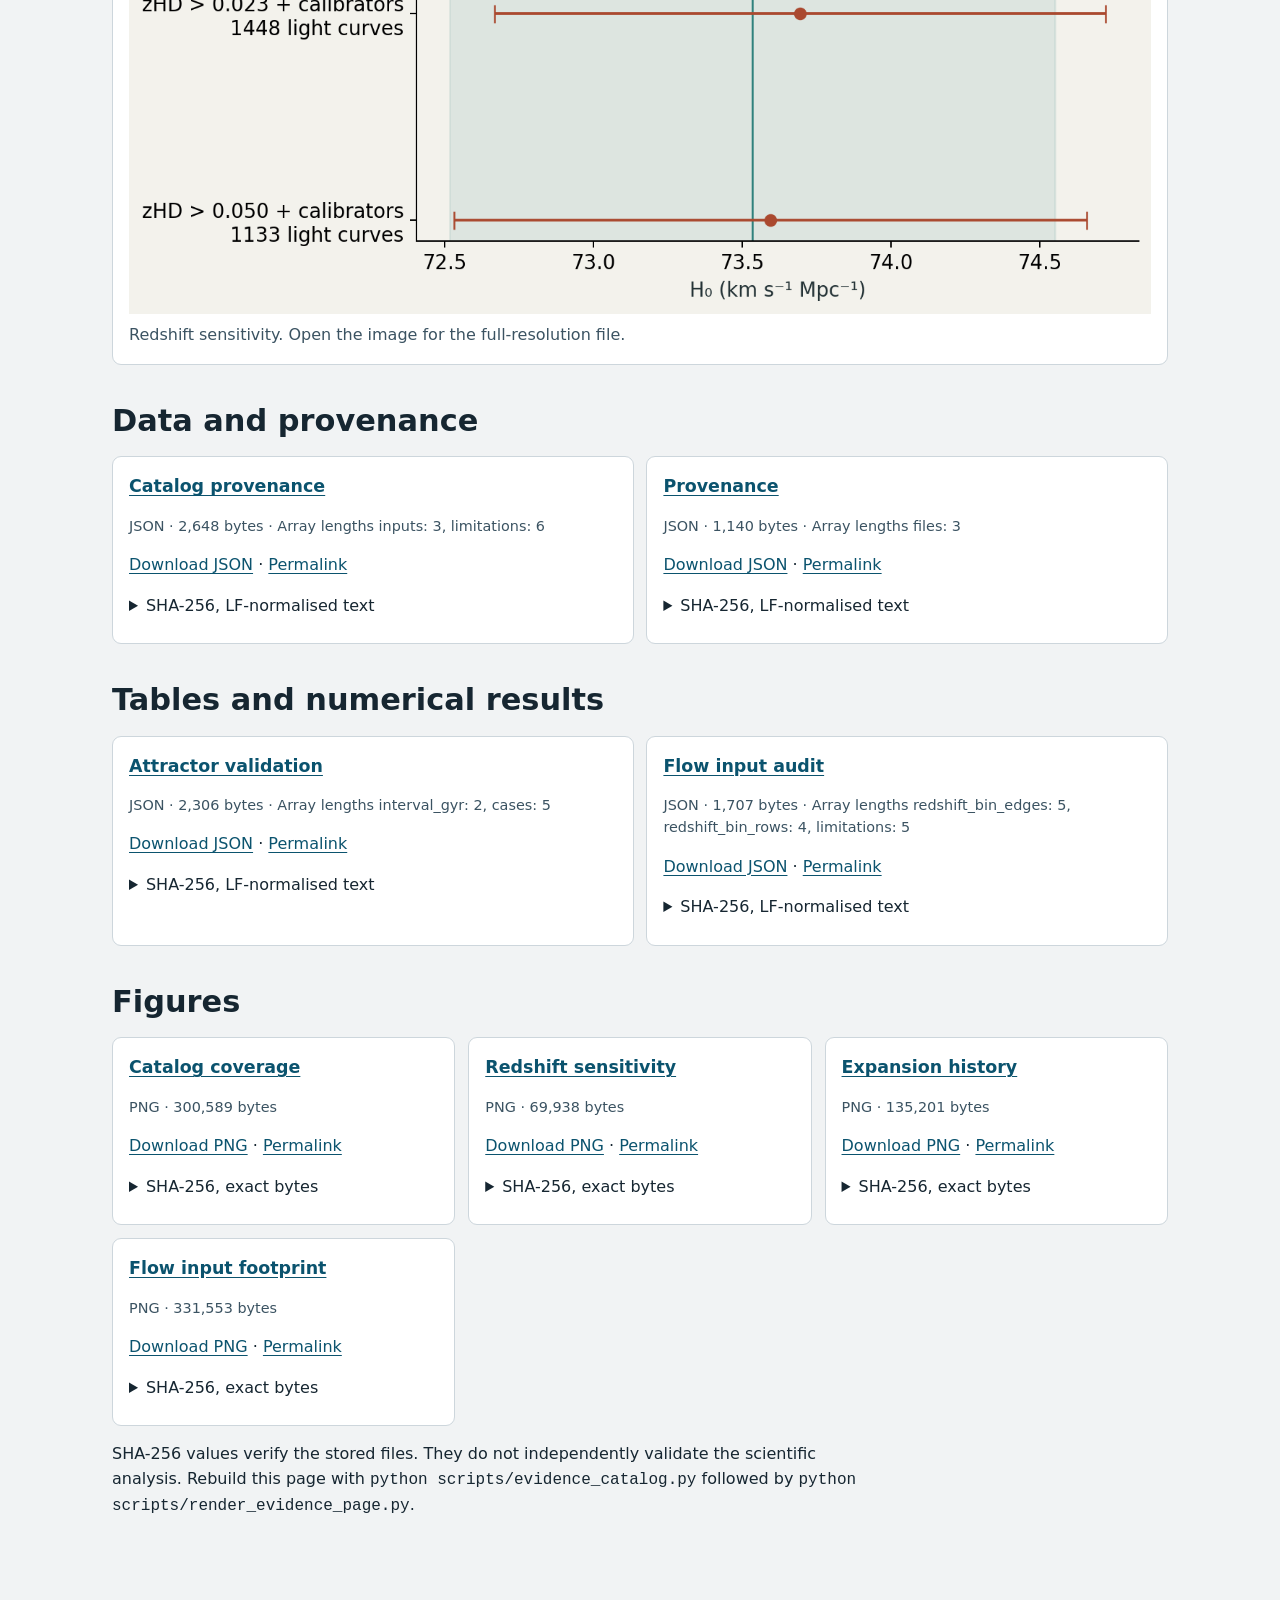
<file: evidence.html>
<!doctype html>
<html lang="en">
<head>
<meta charset="utf-8">
<meta name="viewport" content="width=device-width, initial-scale=1">
<title>Cosmic Expansion Lab · Research evidence</title>
<style>
:root{color-scheme:light;background:#f1f3f4;color:#162631;font:1rem/1.55 system-ui,sans-serif}
*{box-sizing:border-box}main{max-width:74rem;margin:auto;padding:clamp(1rem,5vw,4rem)}
header{background:#142b3a;color:#fff;padding:clamp(1rem,3vw,2.75rem);border-radius:12px}
h1{max-width:30ch;font-size:clamp(1.7rem,4.5vw,3.2rem);line-height:1.12;margin:.5rem 0 0}
h2{font-size:clamp(1.35rem,3vw,1.9rem);margin:2rem 0 .75rem}h3{font-size:1.09rem;margin:0}
header p,figcaption,.scope{max-width:76ch}a{color:#0b536e;text-underline-offset:.16em}
header a{color:#b2e5f7}nav{display:flex;gap:.75rem 1.2rem;flex-wrap:wrap}
.grid{display:grid;grid-template-columns:repeat(auto-fit,minmax(min(100%,17rem),1fr));gap:.8rem}
article,figure{background:#fff;border:1px solid #cdd6dc;border-radius:9px;padding:1rem;min-width:0}
figure{margin:1rem 0}img{display:block;max-width:100%;height:auto;margin:auto}
figcaption{margin-top:.6rem;color:#3b5362}.meta{color:#3b5362;font-size:.9rem}
details{margin:.55rem 0}summary{cursor:pointer}code{overflow-wrap:anywhere}
.table-scroll{overflow:auto}table{border-collapse:collapse;width:100%;font-size:.85rem}
th,td{text-align:left;vertical-align:top;padding:.4rem;border-bottom:1px solid #dce3e7}
.index ul{display:flex;flex-wrap:wrap;gap:.5rem 1.25rem;margin:1rem 0 0;padding:0;list-style:none}
.skip{position:absolute;top:0;left:.5rem;background:#fff;padding:.7rem;transform:translateY(-120%)}
.skip:focus{transform:none;z-index:1}article:target{outline:3px solid #44687d;scroll-margin-top:1rem}
.table-scroll:focus-visible,a:focus-visible,summary:focus-visible{outline:2px solid #7b4107;outline-offset:3px}
</style>
</head>
<body>
<a class="skip" href="#evidence-content">Skip to file list</a>
<main>
<header>
<nav aria-label="Evidence links"><a href="https://github.com/Biswajit1999/cosmic-expansion-lab#readme">Methods and references</a><a href="evidence/manifest.json" download>Download the file inventory</a></nav>
<h1>Cosmic Expansion Lab</h1>
<p>Browse 8 versioned evidence files. Table previews simply display stored rows. Consult the project report for the source, processing steps, and inference assumptions.</p>
</header>
<div id="evidence-content">
<nav aria-label="On this page" class="index"><ul><li><a href="#selected-figures">Selected figures</a></li><li><a href="#group-data-and-provenance">Data and provenance (2)</a></li><li><a href="#group-tables-and-numerical-results">Tables and numerical results (2)</a></li><li><a href="#group-figures">Figures (4)</a></li></ul></nav>
<section id="selected-figures"><h2>Selected figures</h2><figure><a href="results/catalog-coverage.png"><img src="results/catalog-coverage.png" loading="lazy" alt="Catalog coverage"></a><figcaption>Catalog coverage. Open the image for the full-resolution file.</figcaption></figure><figure><a href="results/redshift-sensitivity.png"><img src="results/redshift-sensitivity.png" loading="lazy" alt="Redshift sensitivity"></a><figcaption>Redshift sensitivity. Open the image for the full-resolution file.</figcaption></figure></section>
<section id="group-data-and-provenance"><h2>Data and provenance</h2><div class="grid"><article id="file-6f06ad4076602aba"><h3><a href="data/catalog-provenance.json">Catalog provenance</a></h3><p class="meta">JSON · 2,648 bytes · Array lengths inputs: 3, limitations: 6</p><p><a href="data/catalog-provenance.json" download>Download JSON</a> · <a href="#file-6f06ad4076602aba" aria-label="Link to Catalog provenance">Permalink</a></p><details><summary>SHA-256, LF-normalised text</summary><code>fae408d7ea351930cf00436b7b1e2e607de5c2b7c723487c4489ff1e3b881540</code></details></article><article id="file-d9ede351c5acbe96"><h3><a href="data/provenance.json">Provenance</a></h3><p class="meta">JSON · 1,140 bytes · Array lengths files: 3</p><p><a href="data/provenance.json" download>Download JSON</a> · <a href="#file-d9ede351c5acbe96" aria-label="Link to Provenance">Permalink</a></p><details><summary>SHA-256, LF-normalised text</summary><code>379820b89326cbb2e11b85a7a60cde43e14ced9ddfb1a1975df25099c46f35ef</code></details></article></div></section><section id="group-tables-and-numerical-results"><h2>Tables and numerical results</h2><div class="grid"><article id="file-2436d552670662c9"><h3><a href="results/attractor-validation.json">Attractor validation</a></h3><p class="meta">JSON · 2,306 bytes · Array lengths interval_gyr: 2, cases: 5</p><p><a href="results/attractor-validation.json" download>Download JSON</a> · <a href="#file-2436d552670662c9" aria-label="Link to Attractor validation">Permalink</a></p><details><summary>SHA-256, LF-normalised text</summary><code>a467b71ff558c66addb5208a69c2d053916192ad6d20370fdc70afd8a7f3d6c3</code></details></article><article id="file-8c9927b531b04d1d"><h3><a href="results/flow-input-audit.json">Flow input audit</a></h3><p class="meta">JSON · 1,707 bytes · Array lengths redshift_bin_edges: 5, redshift_bin_rows: 4, limitations: 5</p><p><a href="results/flow-input-audit.json" download>Download JSON</a> · <a href="#file-8c9927b531b04d1d" aria-label="Link to Flow input audit">Permalink</a></p><details><summary>SHA-256, LF-normalised text</summary><code>70bcdde7fb1edb210185a65f0209608a34f53f2975762b5594e87a43ce71e06d</code></details></article></div></section><section id="group-figures"><h2>Figures</h2><div class="grid"><article id="file-f173ff0275022f46"><h3><a href="results/catalog-coverage.png">Catalog coverage</a></h3><p class="meta">PNG · 300,589 bytes</p><p><a href="results/catalog-coverage.png" download>Download PNG</a> · <a href="#file-f173ff0275022f46" aria-label="Link to Catalog coverage">Permalink</a></p><details><summary>SHA-256, exact bytes</summary><code>371b43d34d35e92c3a2fff592093869bf2176f1e2b852e6011dd936dd730f115</code></details></article><article id="file-9151276e4d14bf75"><h3><a href="results/redshift-sensitivity.png">Redshift sensitivity</a></h3><p class="meta">PNG · 69,938 bytes</p><p><a href="results/redshift-sensitivity.png" download>Download PNG</a> · <a href="#file-9151276e4d14bf75" aria-label="Link to Redshift sensitivity">Permalink</a></p><details><summary>SHA-256, exact bytes</summary><code>a68e674ef446bc86230ca45c9b9c641d45321f60bdf861faf808516a8f2f9d74</code></details></article><article id="file-5db90ced5631293c"><h3><a href="results/expansion-history.png">Expansion history</a></h3><p class="meta">PNG · 135,201 bytes</p><p><a href="results/expansion-history.png" download>Download PNG</a> · <a href="#file-5db90ced5631293c" aria-label="Link to Expansion history">Permalink</a></p><details><summary>SHA-256, exact bytes</summary><code>fbb38c6e32dba224474b8fcc4b6acd4b0fe8556c52b56afaab36a97177275cc9</code></details></article><article id="file-b3b351bb4f940bbb"><h3><a href="results/flow-input-footprint.png">Flow input footprint</a></h3><p class="meta">PNG · 331,553 bytes</p><p><a href="results/flow-input-footprint.png" download>Download PNG</a> · <a href="#file-b3b351bb4f940bbb" aria-label="Link to Flow input footprint">Permalink</a></p><details><summary>SHA-256, exact bytes</summary><code>3057a8c73b31b4db2da139a598d5033f8538b9ff997be9044fd5390e82a237db</code></details></article></div></section>
</div>
<p class="scope">SHA-256 values verify the stored files. They do not independently validate the scientific analysis. Rebuild this page with <code>python scripts/evidence_catalog.py</code> followed by <code>python scripts/render_evidence_page.py</code>.</p>
</main>
</body>
</html>
</file>
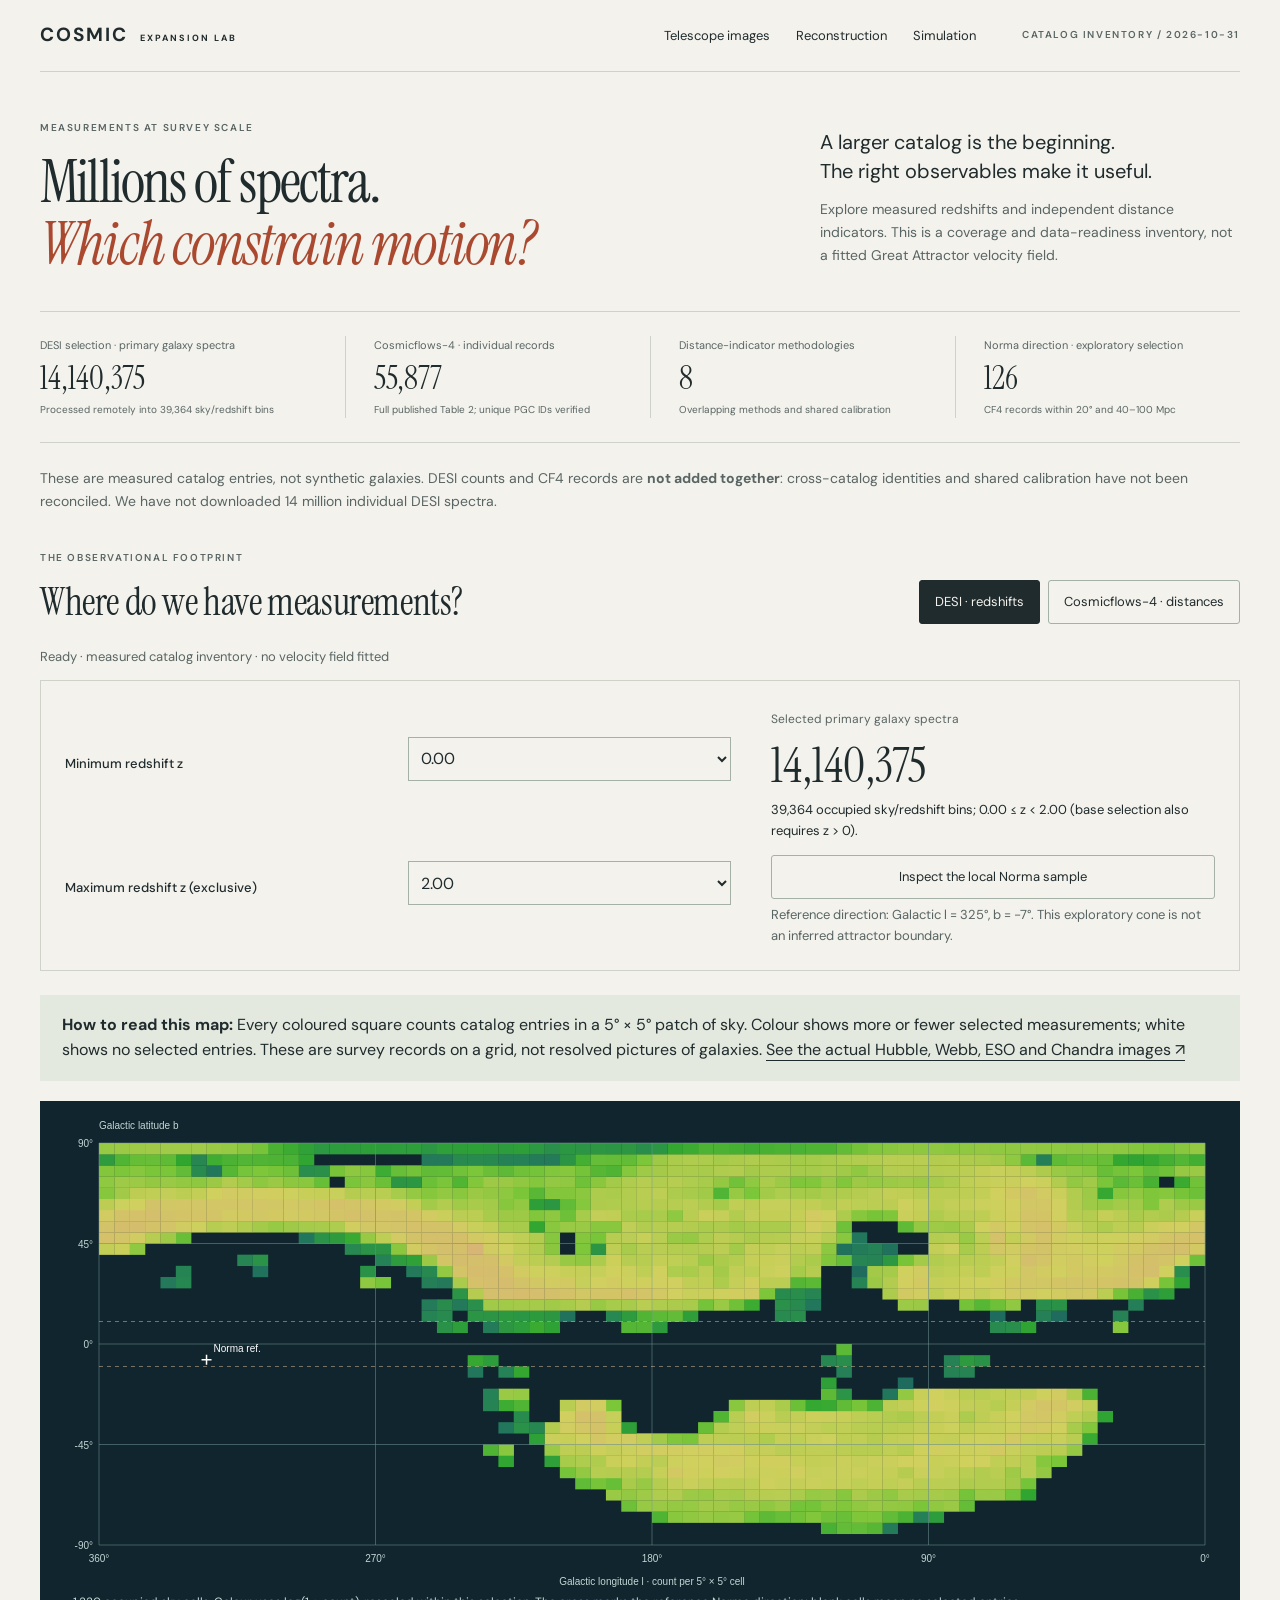
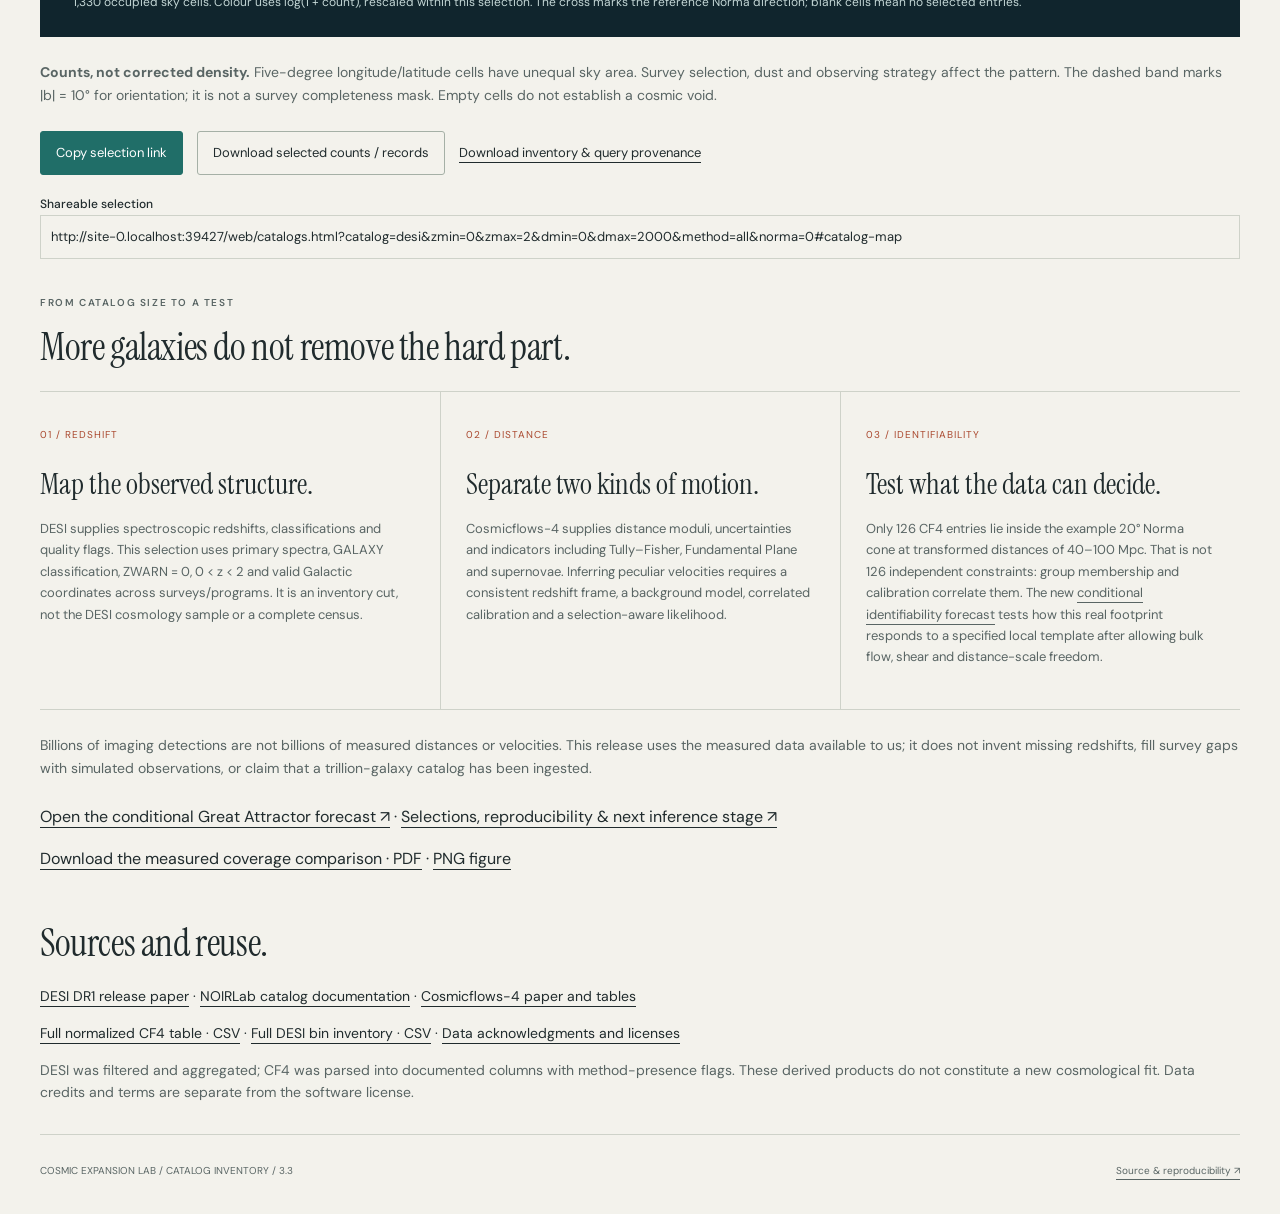
<file: web/catalogs.html>
<!doctype html><html lang="en"><head><meta charset="utf-8"><meta name="viewport" content="width=device-width,initial-scale=1"><title>Galaxy Catalog Observatory — Cosmic Expansion Lab</title><meta name="description" content="Explore an inventory covering 14 million selected DESI galaxy spectra and all 55,877 Cosmicflows-4 galaxy-distance records, with reproducible queries and explicit limits."><link rel="icon" href="assets/favicon.svg"><link rel="stylesheet" href="attractor.css"><link rel="stylesheet" href="catalogs.css"><script src="catalogs.js" defer></script></head><body>
<a class="skip" href="#catalog-map">Skip to catalog explorer</a><header><a class="brand" href="index.html">COSMIC<small>EXPANSION LAB</small></a><nav aria-label="Main"><a href="great-attractor.html#observations">Telescope images</a><a href="great-attractor.html#reconstruction">Reconstruction</a><a href="great-attractor.html#simulation">Simulation</a></nav><span class="edition">CATALOG INVENTORY / 2026-10-31</span></header><main>
<section class="intro"><div><p class="eyebrow">MEASUREMENTS AT SURVEY SCALE</p><h1>Millions of spectra.<br><em>Which constrain motion?</em></h1></div><div class="intro-copy"><p>A larger catalog is the beginning.<br>The right observables make it useful.</p><p>Explore measured redshifts and independent distance indicators. This is a coverage and data-readiness inventory, not a fitted Great Attractor velocity field.</p></div></section>
<div class="metrics"><div><span>DESI selection · primary galaxy spectra</span><strong>14,140,375</strong><small>Processed remotely into 39,364 sky/redshift bins</small></div><div><span>Cosmicflows-4 · individual records</span><strong>55,877</strong><small>Full published Table 2; unique PGC IDs verified</small></div><div><span>Distance-indicator methodologies</span><strong>8</strong><small>Overlapping methods and shared calibration</small></div><div><span>Norma direction · exploratory selection</span><strong>126</strong><small>CF4 records within 20° and 40–100 Mpc</small></div></div>
<p class="catalog-note">These are measured catalog entries, not synthetic galaxies. DESI counts and CF4 records are <strong>not added together</strong>: cross-catalog identities and shared calibration have not been reconciled. We have not downloaded 14 million individual DESI spectra.</p>
<section id="catalog-map"><div class="section-head"><div><p class="eyebrow">THE OBSERVATIONAL FOOTPRINT</p><h2>Where do we have measurements?</h2></div><div class="presets" role="group" aria-label="Catalog"><button id="desi-mode" aria-pressed="true">DESI · redshifts</button><button id="cf4-mode" aria-pressed="false">Cosmicflows-4 · distances</button></div></div>
<p id="catalog-status" role="status">Loading the pinned catalog products…</p>
<div class="catalog-controls"><div id="desi-controls"><label for="z-min">Minimum redshift z</label><select id="z-min"><option value="0">0.00</option><option value="0.05">0.05</option><option value="0.1">0.10</option><option value="0.2">0.20</option><option value="0.5">0.50</option><option value="1">1.00</option></select><label for="z-max">Maximum redshift z (exclusive)</label><select id="z-max"><option value="0.05">0.05</option><option value="0.1">0.10</option><option value="0.2">0.20</option><option value="0.5">0.50</option><option value="1">1.00</option><option value="2" selected>2.00</option></select></div><div id="cf4-controls" hidden><label for="distance-min">Minimum modulus-derived distance · Mpc</label><input id="distance-min" type="number" min="0" max="2000" value="0"><label for="distance-max">Maximum distance · Mpc</label><input id="distance-max" type="number" min="1" max="2000" value="2000"><label for="distance-method">Method present in the record</label><select id="distance-method"><option value="all">All methods</option></select><label class="check"><input id="norma-only" type="checkbox"> Within 20° of the reference Norma direction</label></div><div class="catalog-readout"><span id="selection-title">Selected primary galaxy spectra</span><strong id="selection-count">—</strong><p id="selection-detail"></p><button id="norma-preset">Inspect the local Norma sample</button><p class="help">Reference direction: Galactic l = 325°, b = −7°. This exploratory cone is not an inferred attractor boundary.</p></div></div>
<p class="catalog-explainer"><strong>How to read this map:</strong> Every coloured square counts catalog entries in a 5° × 5° patch of sky. Colour shows more or fewer selected measurements; white shows no selected entries. These are survey records on a grid, not resolved pictures of galaxies. <a href="great-attractor.html#observations">See the actual Hubble, Webb, ESO and Chandra images ↗</a></p>
<div class="catalog-canvas"><canvas id="sky-counts" width="1200" height="540" role="img" aria-label="Galactic longitude and latitude map of selected catalog counts in five-degree cells. Cell counts can be downloaded below; blank cells are not evidence of empty space."></canvas><p id="map-description"></p></div><p class="catalog-note"><strong>Counts, not corrected density.</strong> Five-degree longitude/latitude cells have unequal sky area. Survey selection, dust and observing strategy affect the pattern. The dashed band marks |b| = 10° for orientation; it is not a survey completeness mask. Empty cells do not establish a cosmic void.</p>
<div class="export-buttons"><button id="catalog-copy">Copy selection link</button><button id="catalog-export">Download selected counts / records</button><a href="data/catalogs/summary.json" download>Download inventory & query provenance</a></div><label for="catalog-url">Shareable selection</label><input id="catalog-url" readonly type="text"><p id="export-status" class="help" role="status"></p></section>
<section id="cf4-table-section" hidden><div class="section-head"><div><p class="eyebrow">INDIVIDUAL MEASUREMENTS</p><h2>Inspect the distance records.</h2></div><label for="pgc-search">Filter by PGC identifier<input id="pgc-search" type="search" placeholder="e.g. 2"></label></div><p class="catalog-note">D = 10<sup>(μ−25)/5</sup> Mpc. The interval uses μ ± σμ and is asymmetric in distance. V<sub>CMB</sub> is the catalog's systemic velocity in the CMB frame; it is <strong>not</strong> a peculiar velocity. Method flags identify available indicators; the displayed μ combines methodologies on the published common scale.</p><div class="table-scroll"><table><thead><tr><th>PGC</th><th>RA / Dec °</th><th>V<sub>CMB</sub> km/s</th><th>μ ± σμ mag</th><th>D [μ ± σμ] Mpc</th><th>Methods present</th></tr></thead><tbody id="cf4-table"></tbody></table></div><div class="pagination"><button id="table-prev">Previous</button><span id="table-page"></span><button id="table-next">Next</button></div></section>
<section class="methods"><div class="section-head"><div><p class="eyebrow">FROM CATALOG SIZE TO A TEST</p><h2>More galaxies do not remove the hard part.</h2></div></div><div class="method-grid"><article><span>01 / REDSHIFT</span><h3>Map the observed structure.</h3><p>DESI supplies spectroscopic redshifts, classifications and quality flags. This selection uses primary spectra, GALAXY classification, ZWARN = 0, 0 &lt; z &lt; 2 and valid Galactic coordinates across surveys/programs. It is an inventory cut, not the DESI cosmology sample or a complete census.</p></article><article><span>02 / DISTANCE</span><h3>Separate two kinds of motion.</h3><p>Cosmicflows-4 supplies distance moduli, uncertainties and indicators including Tully–Fisher, Fundamental Plane and supernovae. Inferring peculiar velocities requires a consistent redshift frame, a background model, correlated calibration and a selection-aware likelihood.</p></article><article><span>03 / IDENTIFIABILITY</span><h3>Test what the data can decide.</h3><p>Only 126 CF4 entries lie inside the example 20° Norma cone at transformed distances of 40–100 Mpc. That is not 126 independent constraints: group membership and calibration correlate them. The new <a href="forecast.html">conditional identifiability forecast</a> tests how this real footprint responds to a specified local template after allowing bulk flow, shear and distance-scale freedom.</p></article></div><p class="catalog-note">Billions of imaging detections are not billions of measured distances or velocities. This release uses the measured data available to us; it does not invent missing redshifts, fill survey gaps with simulated observations, or claim that a trillion-galaxy catalog has been ingested.</p><p><a href="forecast.html">Open the conditional Great Attractor forecast ↗</a> · <a href="https://github.com/Biswajit1999/cosmic-expansion-lab/blob/main/docs/CATALOGS.md">Selections, reproducibility & next inference stage ↗</a></p></section>
<p><a href="assets/catalog-coverage.pdf">Download the measured coverage comparison · PDF</a> · <a href="assets/catalog-coverage.png">PNG figure</a></p><section class="catalog-sources"><h2>Sources and reuse.</h2><p><a href="https://doi.org/10.3847/1538-3881/ae4c43">DESI DR1 release paper</a> · <a href="https://datalab.noirlab.edu/data/desi">NOIRLab catalog documentation</a> · <a href="https://doi.org/10.3847/1538-4357/ac94d8">Cosmicflows-4 paper and tables</a></p><p><a href="data/catalogs/cf4.csv" download>Full normalized CF4 table · CSV</a> · <a href="data/catalogs/desi-bins.csv" download>Full DESI bin inventory · CSV</a> · <a href="data/catalogs/ACKNOWLEDGMENTS.md">Data acknowledgments and licenses</a></p><p class="help">DESI was filtered and aggregated; CF4 was parsed into documented columns with method-presence flags. These derived products do not constitute a new cosmological fit. Data credits and terms are separate from the software license.</p></section>
</main><footer><span>COSMIC EXPANSION LAB / CATALOG INVENTORY / 3.3</span><a href="https://github.com/Biswajit1999/cosmic-expansion-lab">Source & reproducibility ↗</a></footer><noscript><p class="noscript">JavaScript is required for filtering. The full CSV downloads and methods remain available above.</p></noscript></body></html>
</file>
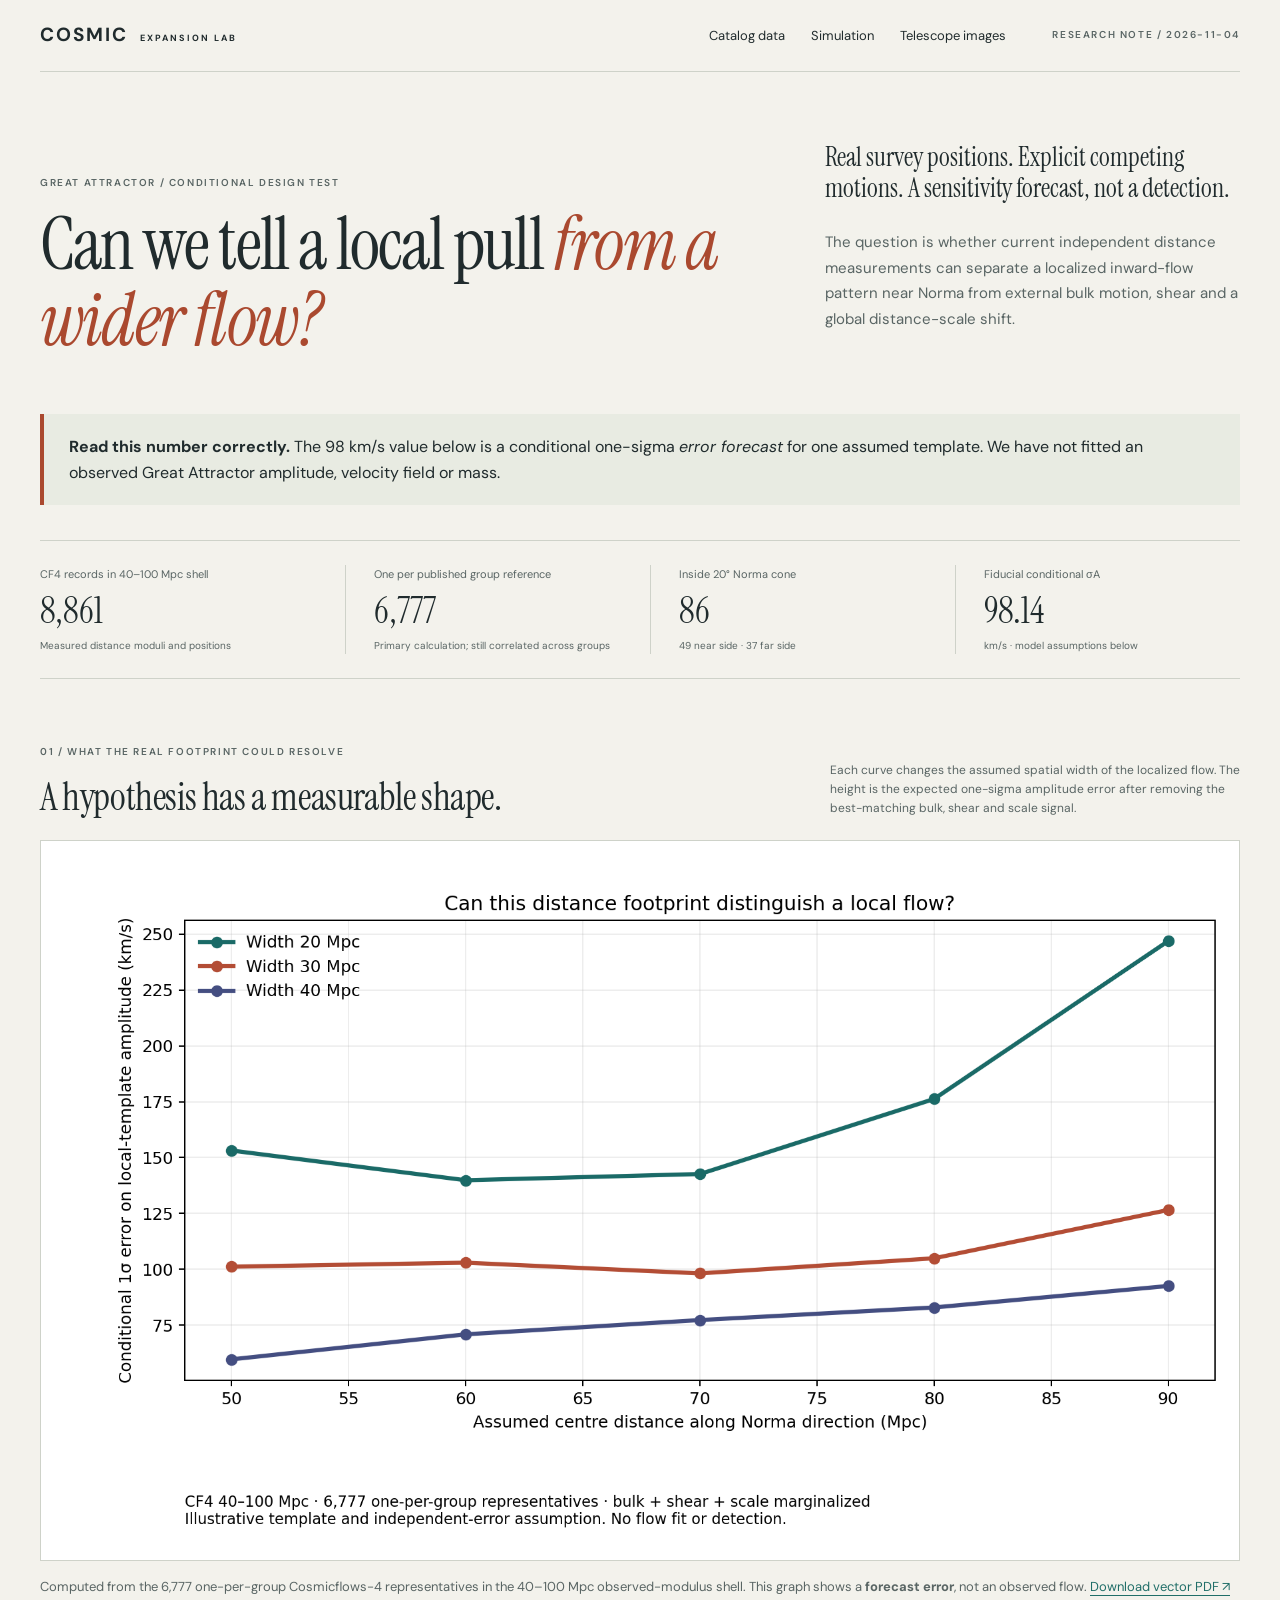
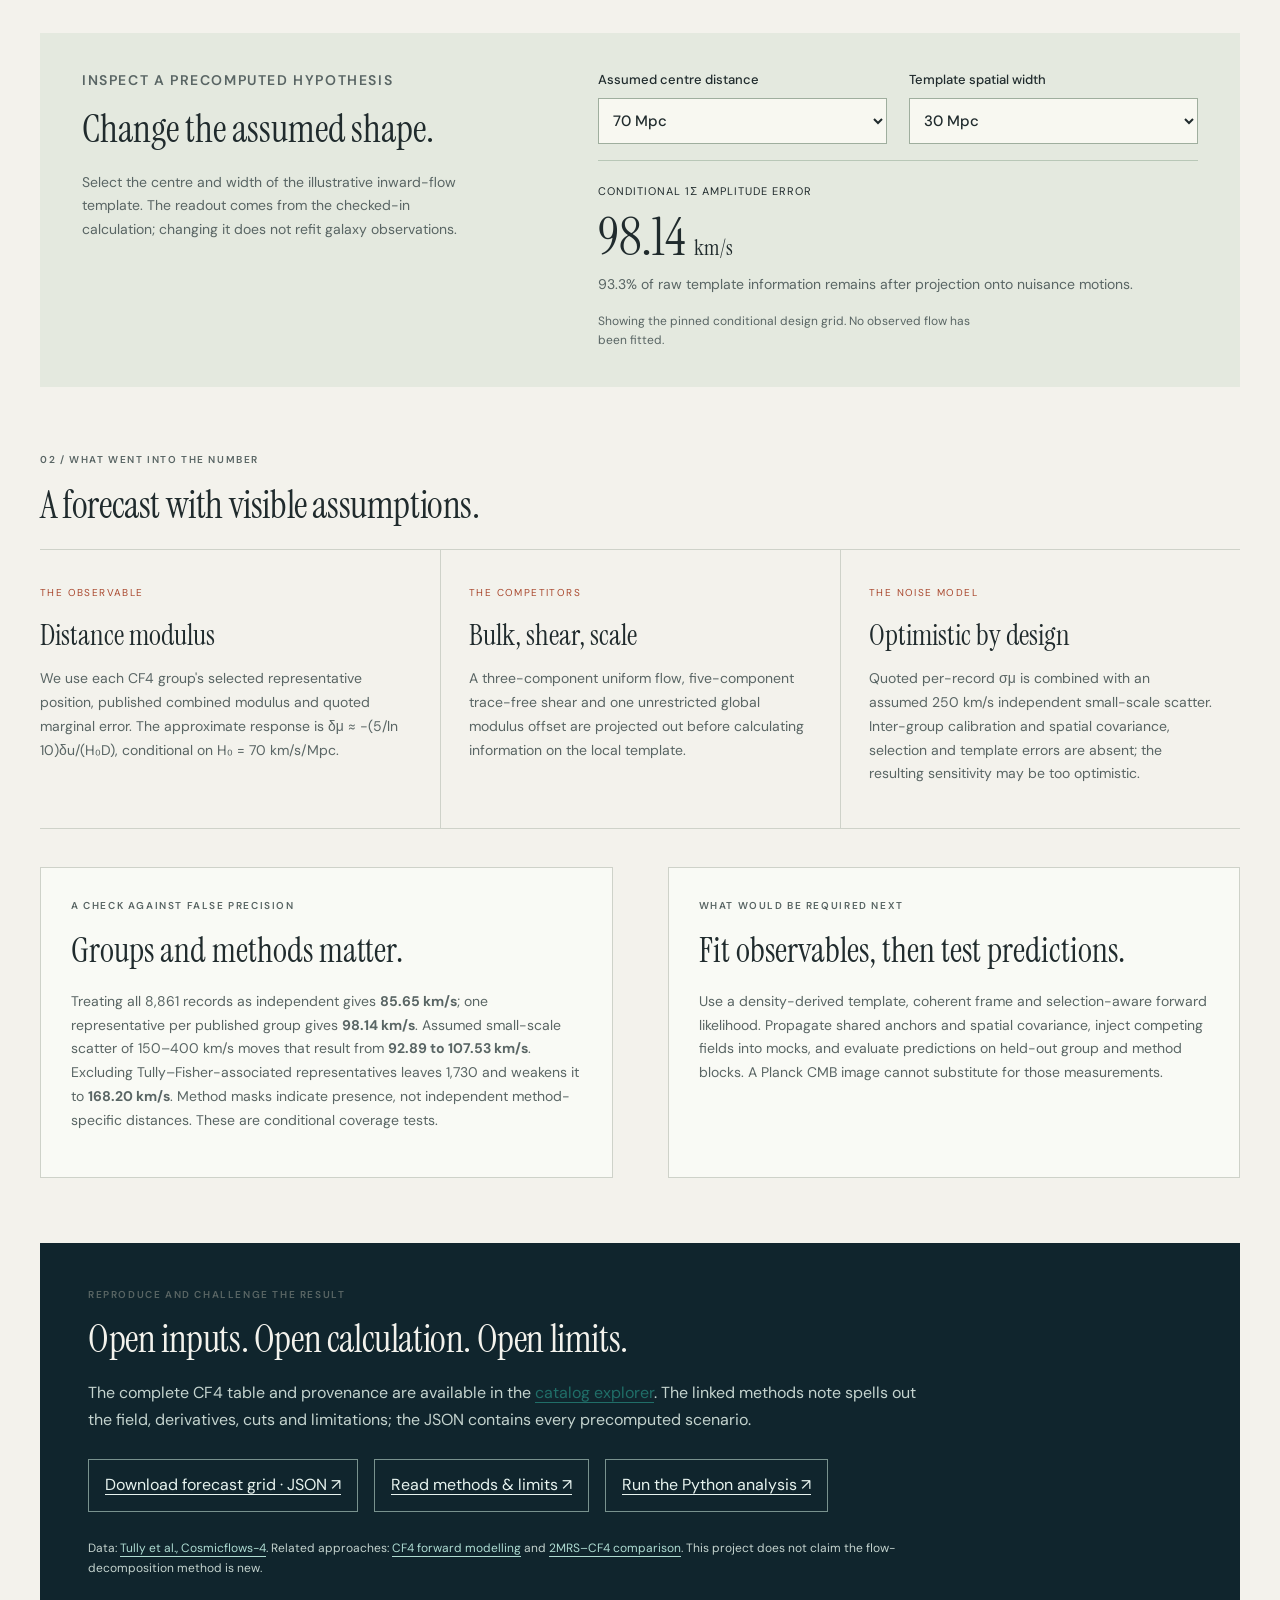
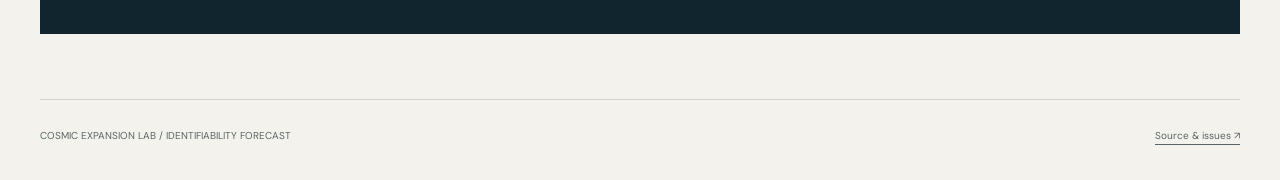
<file: web/forecast.html>
<!doctype html>
<html lang="en"><head><meta charset="utf-8"><meta name="viewport" content="width=device-width,initial-scale=1">
<title>Great Attractor Identifiability Forecast — Cosmic Expansion Lab</title>
<meta name="description" content="A reproducible, conditional forecast of how the real Cosmicflows-4 distance footprint could distinguish a local inward-flow template from bulk flow, shear and calibration shifts.">
<link rel="icon" href="assets/favicon.svg"><link rel="stylesheet" href="attractor.css"><link rel="stylesheet" href="forecast.css"><script src="forecast.js" defer></script></head><body>
<a class="skip" href="#forecast">Skip to forecast</a>
<header><a class="brand" href="index.html">COSMIC<small>EXPANSION LAB</small></a><nav aria-label="Main"><a href="catalogs.html">Catalog data</a><a href="great-attractor.html#simulation">Simulation</a><a href="great-attractor.html#observations">Telescope images</a></nav><span class="edition">RESEARCH NOTE / 2026-11-04</span></header>
<main>
<section class="forecast-hero"><div><p class="eyebrow">GREAT ATTRACTOR / CONDITIONAL DESIGN TEST</p><h1>Can we tell a local pull <em>from a wider flow?</em></h1></div><div class="forecast-hero-copy"><p>Real survey positions. Explicit competing motions. A sensitivity forecast, not a detection.</p><p>The question is whether current independent distance measurements can separate a localized inward-flow pattern near Norma from external bulk motion, shear and a global distance-scale shift.</p></div></section>
<div class="forecast-warning"><strong>Read this number correctly.</strong> The 98 km/s value below is a conditional one-sigma <em>error forecast</em> for one assumed template. We have not fitted an observed Great Attractor amplitude, velocity field or mass.</div>
<div class="metrics" aria-label="Forecast sample"><div><span>CF4 records in 40–100 Mpc shell</span><strong>8,861</strong><small>Measured distance moduli and positions</small></div><div><span>One per published group reference</span><strong>6,777</strong><small>Primary calculation; still correlated across groups</small></div><div><span>Inside 20° Norma cone</span><strong>86</strong><small>49 near side · 37 far side</small></div><div><span>Fiducial conditional σA</span><strong>98.14</strong><small>km/s · model assumptions below</small></div></div>
<section id="forecast" class="forecast-section"><div class="section-head"><div><p class="eyebrow">01 / WHAT THE REAL FOOTPRINT COULD RESOLVE</p><h2>A hypothesis has a measurable shape.</h2></div><p>Each curve changes the assumed spatial width of the localized flow. The height is the expected one-sigma amplitude error after removing the best-matching bulk, shear and scale signal.</p></div>
<figure class="forecast-figure"><img src="assets/identifiability-forecast.png" width="1800" height="1080" alt="Conditional amplitude uncertainty versus assumed centre distance along the Norma direction. Curves for 20, 30 and 40 Mpc widths show sensitivity ranging roughly 60 to 250 km/s; no observed amplitude is plotted."><figcaption>Computed from the 6,777 one-per-group Cosmicflows-4 representatives in the 40–100 Mpc observed-modulus shell. This graph shows a <strong>forecast error</strong>, not an observed flow. <a href="assets/identifiability-forecast.pdf">Download vector PDF ↗</a></figcaption></figure>
<div class="forecast-selector"><div><p class="eyebrow">INSPECT A PRECOMPUTED HYPOTHESIS</p><h3>Change the assumed shape.</h3><p>Select the centre and width of the illustrative inward-flow template. The readout comes from the checked-in calculation; changing it does not refit galaxy observations.</p></div><div class="forecast-controls"><label for="center-choice">Assumed centre distance<select id="center-choice"><option value="50">50 Mpc</option><option value="60">60 Mpc</option><option value="70" selected>70 Mpc</option><option value="80">80 Mpc</option><option value="90">90 Mpc</option></select></label><label for="width-choice">Template spatial width<select id="width-choice"><option value="20">20 Mpc</option><option value="30" selected>30 Mpc</option><option value="40">40 Mpc</option></select></label><div class="forecast-readout" aria-live="polite"><span>Conditional 1σ amplitude error</span><strong id="sigma-readout">98.14 <small>km/s</small></strong><p id="information-readout">93.3% of the raw template information remains after projection onto nuisance motions.</p></div><p id="forecast-status" role="status">Loading the reproducible scenario grid…</p></div></div></section>
<section class="forecast-section"><div class="section-head"><div><p class="eyebrow">02 / WHAT WENT INTO THE NUMBER</p><h2>A forecast with visible assumptions.</h2></div></div><div class="forecast-methods"><article><span>THE OBSERVABLE</span><h3>Distance modulus</h3><p>We use each CF4 group's selected representative position, published combined modulus and quoted marginal error. The approximate response is δμ ≈ −(5/ln 10)δu/(H₀D), conditional on H₀ = 70 km/s/Mpc.</p></article><article><span>THE COMPETITORS</span><h3>Bulk, shear, scale</h3><p>A three-component uniform flow, five-component trace-free shear and one unrestricted global modulus offset are projected out before calculating information on the local template.</p></article><article><span>THE NOISE MODEL</span><h3>Optimistic by design</h3><p>Quoted per-record σμ is combined with an assumed 250 km/s independent small-scale scatter. Inter-group calibration and spatial covariance, selection and template errors are absent; the resulting sensitivity may be too optimistic.</p></article></div>
<div class="forecast-comparison"><div><p class="eyebrow">A CHECK AGAINST FALSE PRECISION</p><h3>Groups and methods matter.</h3><p>Treating all 8,861 records as independent gives <strong>85.65 km/s</strong>; one representative per published group gives <strong>98.14 km/s</strong>. Assumed small-scale scatter of 150–400 km/s moves that result from <strong>92.89 to 107.53 km/s</strong>. Excluding Tully–Fisher-associated representatives leaves 1,730 and weakens it to <strong>168.20 km/s</strong>. Method masks indicate presence, not independent method-specific distances. These are conditional coverage tests.</p></div><div><p class="eyebrow">WHAT WOULD BE REQUIRED NEXT</p><h3>Fit observables, then test predictions.</h3><p>Use a density-derived template, coherent frame and selection-aware forward likelihood. Propagate shared anchors and spatial covariance, inject competing fields into mocks, and evaluate predictions on held-out group and method blocks. A Planck CMB image cannot substitute for those measurements.</p></div></div></section>
<section class="forecast-section forecast-links"><p class="eyebrow">REPRODUCE AND CHALLENGE THE RESULT</p><h2>Open inputs. Open calculation. Open limits.</h2><p>The complete CF4 table and provenance are available in the <a href="catalogs.html">catalog explorer</a>. The linked methods note spells out the field, derivatives, cuts and limitations; the JSON contains every precomputed scenario.</p><div><a href="data/identifiability-forecast.json" download>Download forecast grid · JSON ↗</a><a href="https://github.com/Biswajit1999/cosmic-expansion-lab/blob/main/docs/IDENTIFIABILITY_FORECAST.md">Read methods & limits ↗</a><a href="https://github.com/Biswajit1999/cosmic-expansion-lab/blob/main/analysis/forecast_identifiability.py">Run the Python analysis ↗</a></div><p class="forecast-source">Data: <a href="https://arxiv.org/abs/2209.11238">Tully et al., Cosmicflows-4</a>. Related approaches: <a href="https://doi.org/10.1051/0004-6361/202556645">CF4 forward modelling</a> and <a href="https://doi.org/10.3847/1538-4357/ae8a4c">2MRS–CF4 comparison</a>. This project does not claim the flow-decomposition method is new.</p></section>
</main><footer><span>COSMIC EXPANSION LAB / IDENTIFIABILITY FORECAST</span><a href="https://github.com/Biswajit1999/cosmic-expansion-lab">Source & issues ↗</a></footer>
</body></html>
</file>
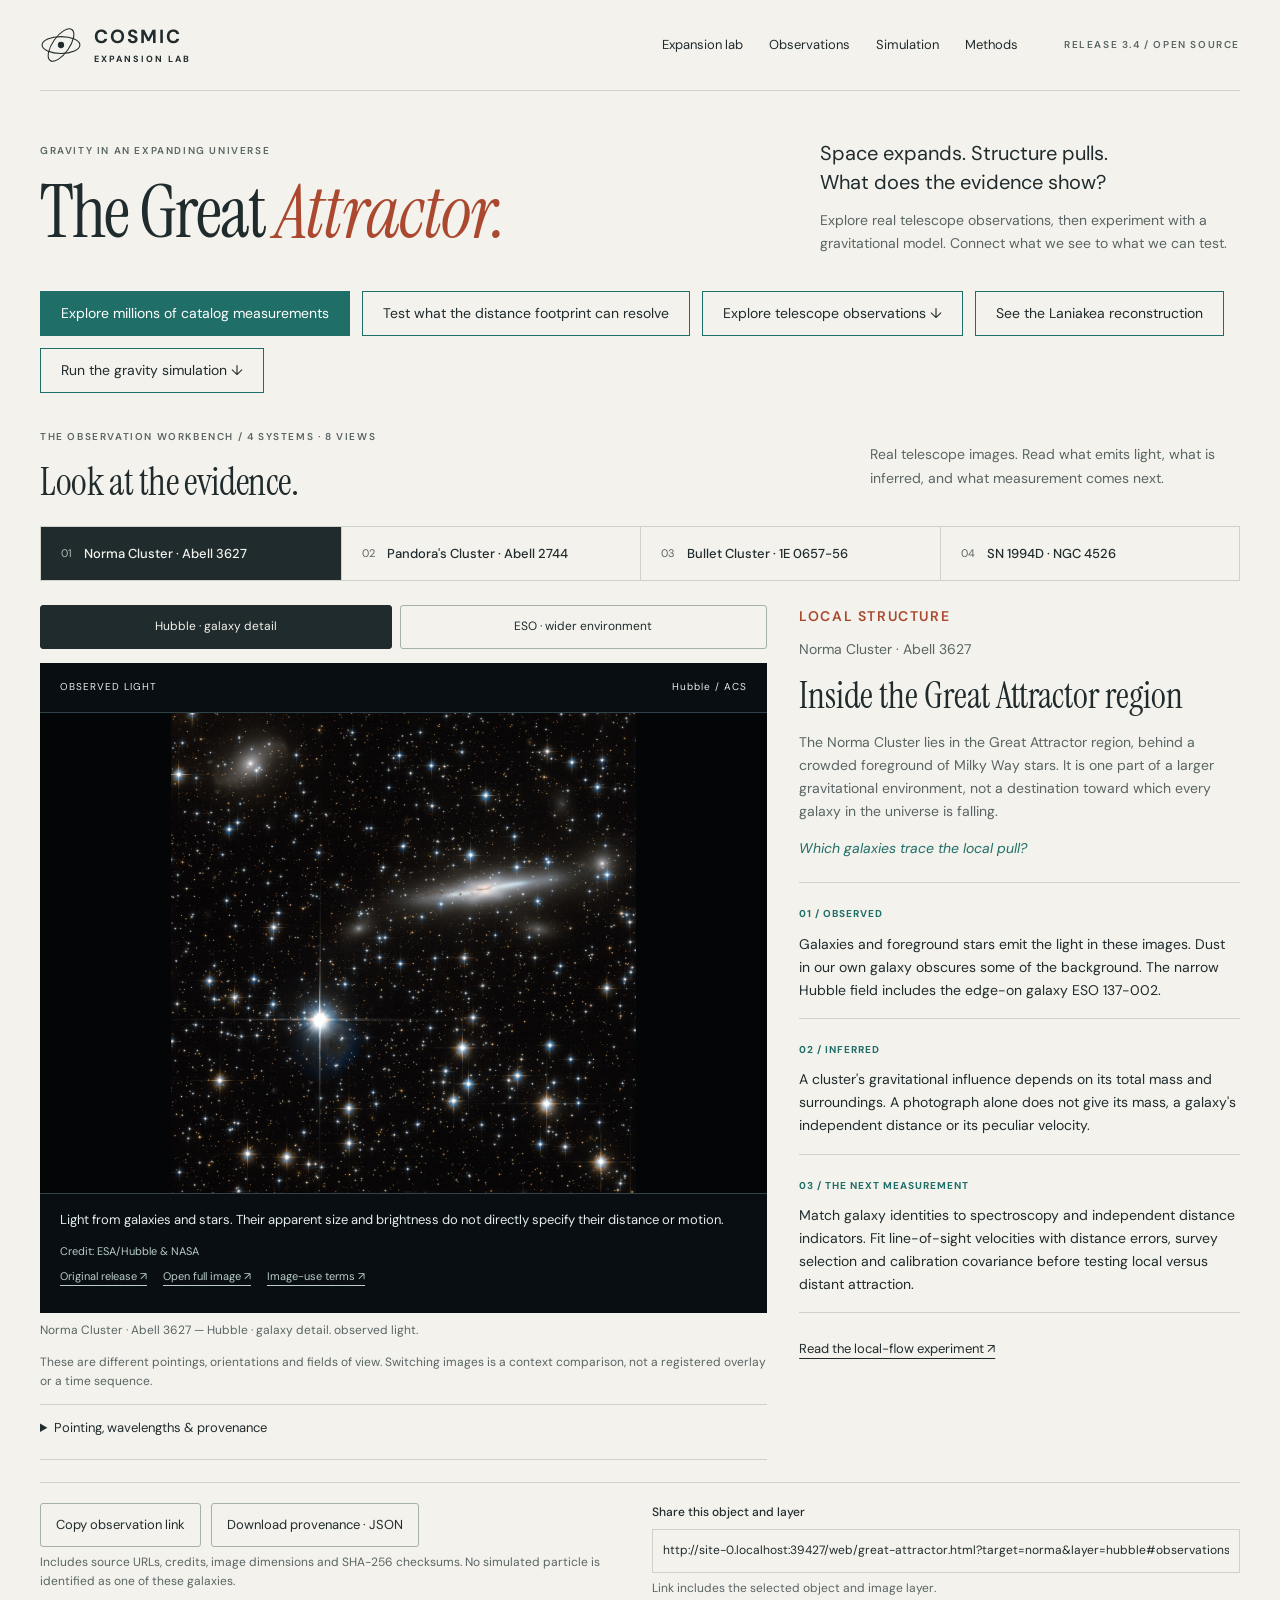
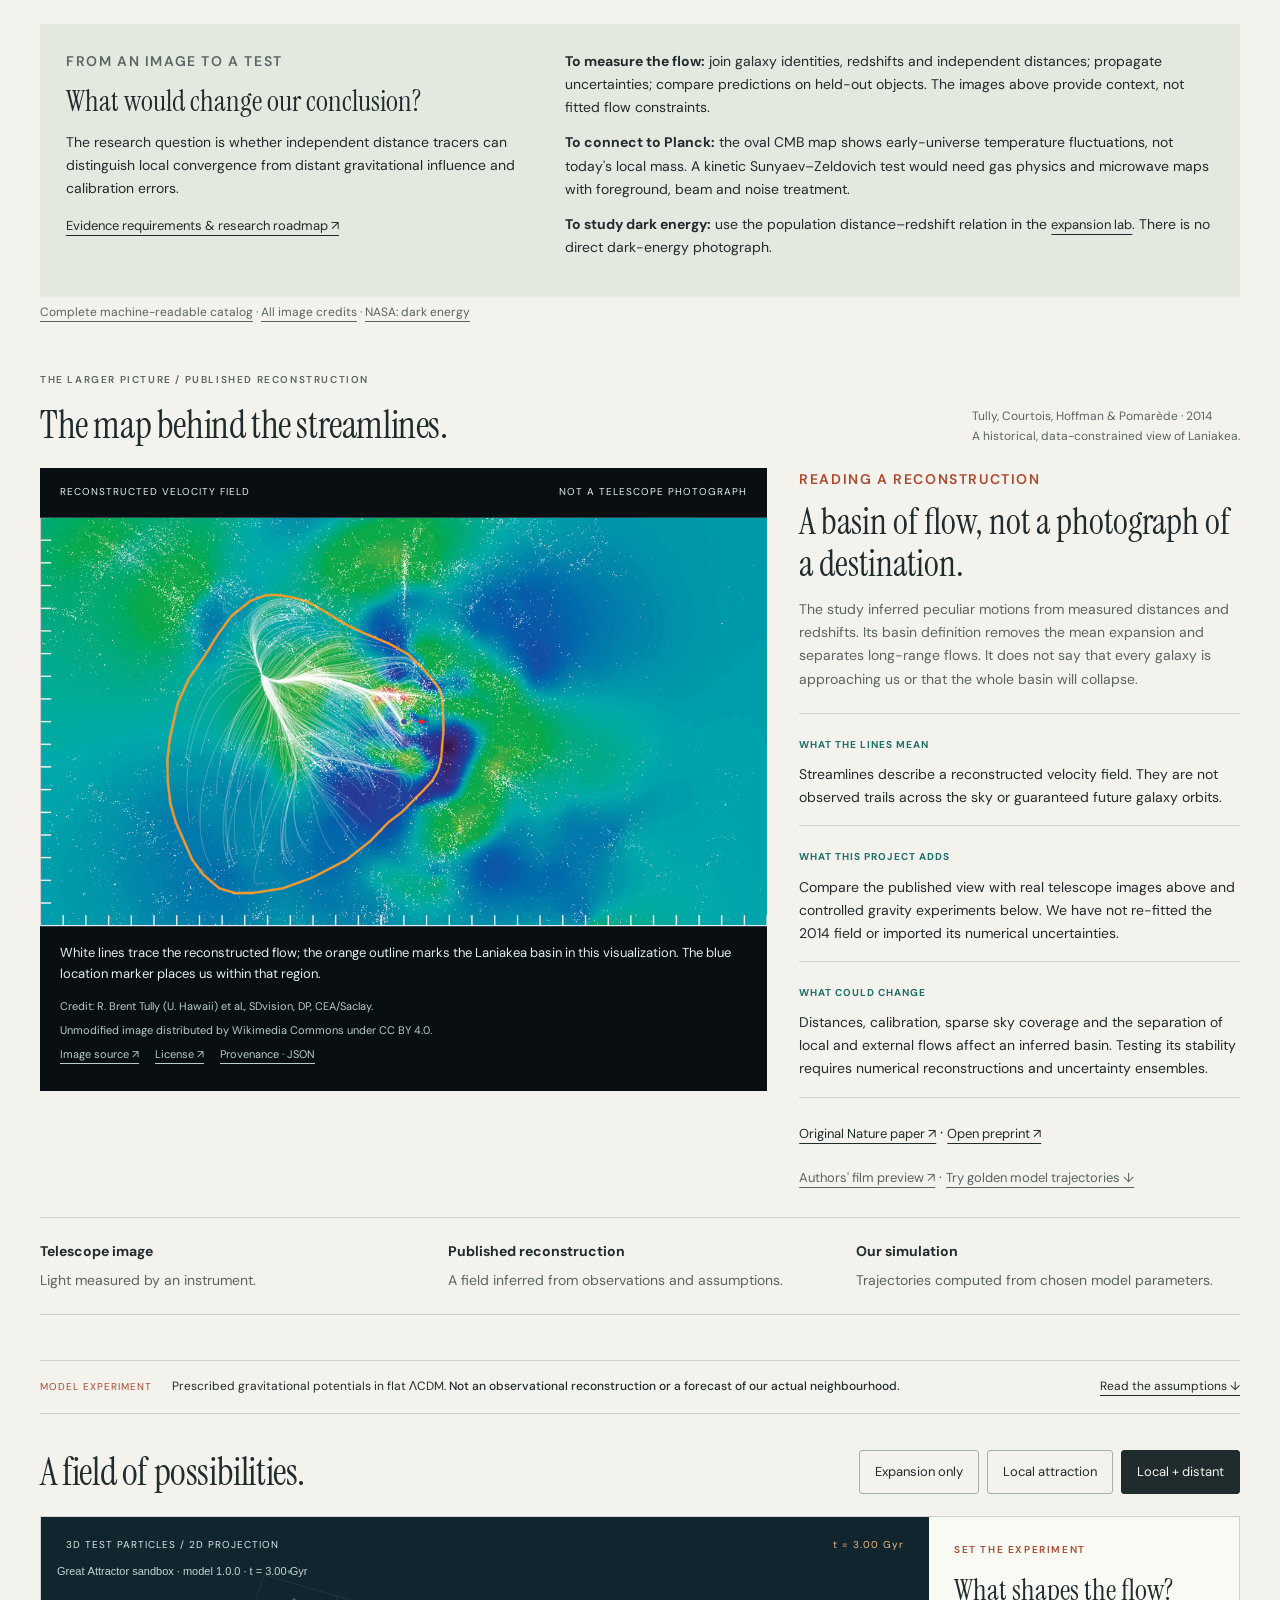
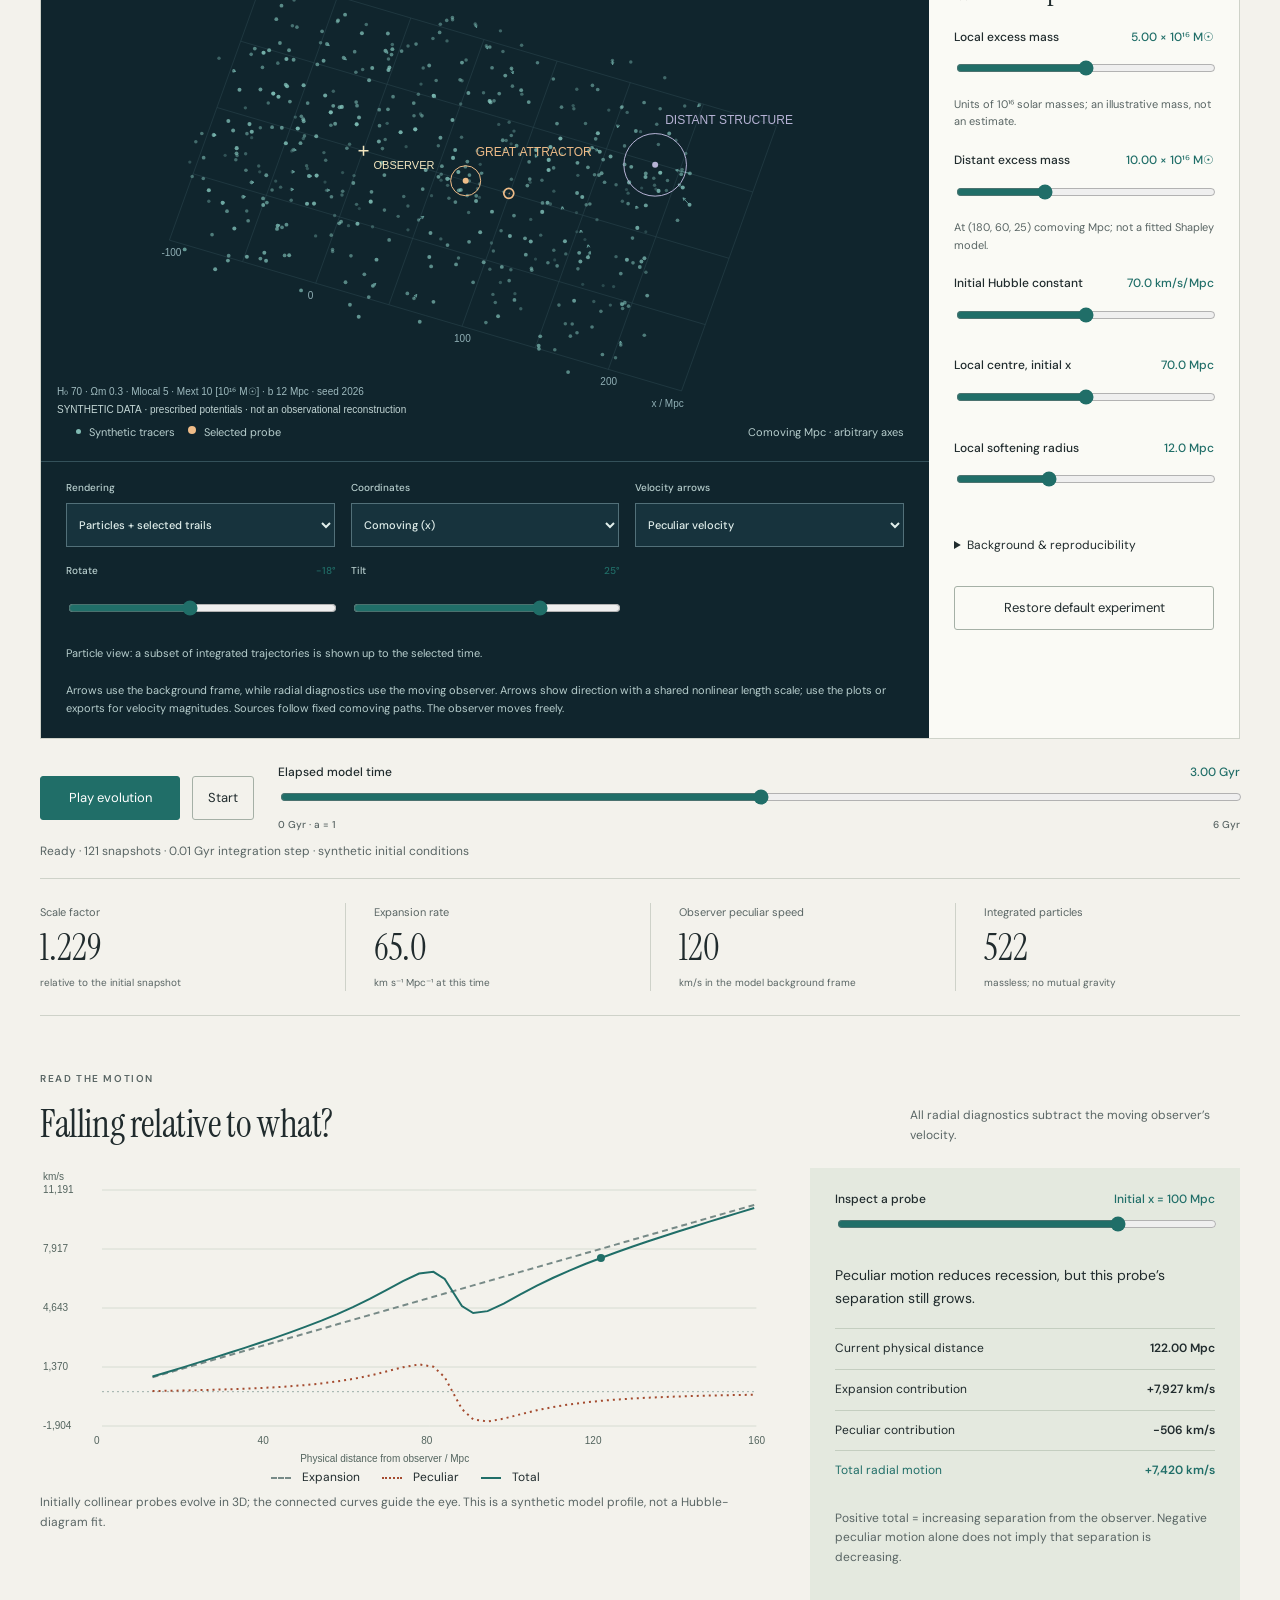
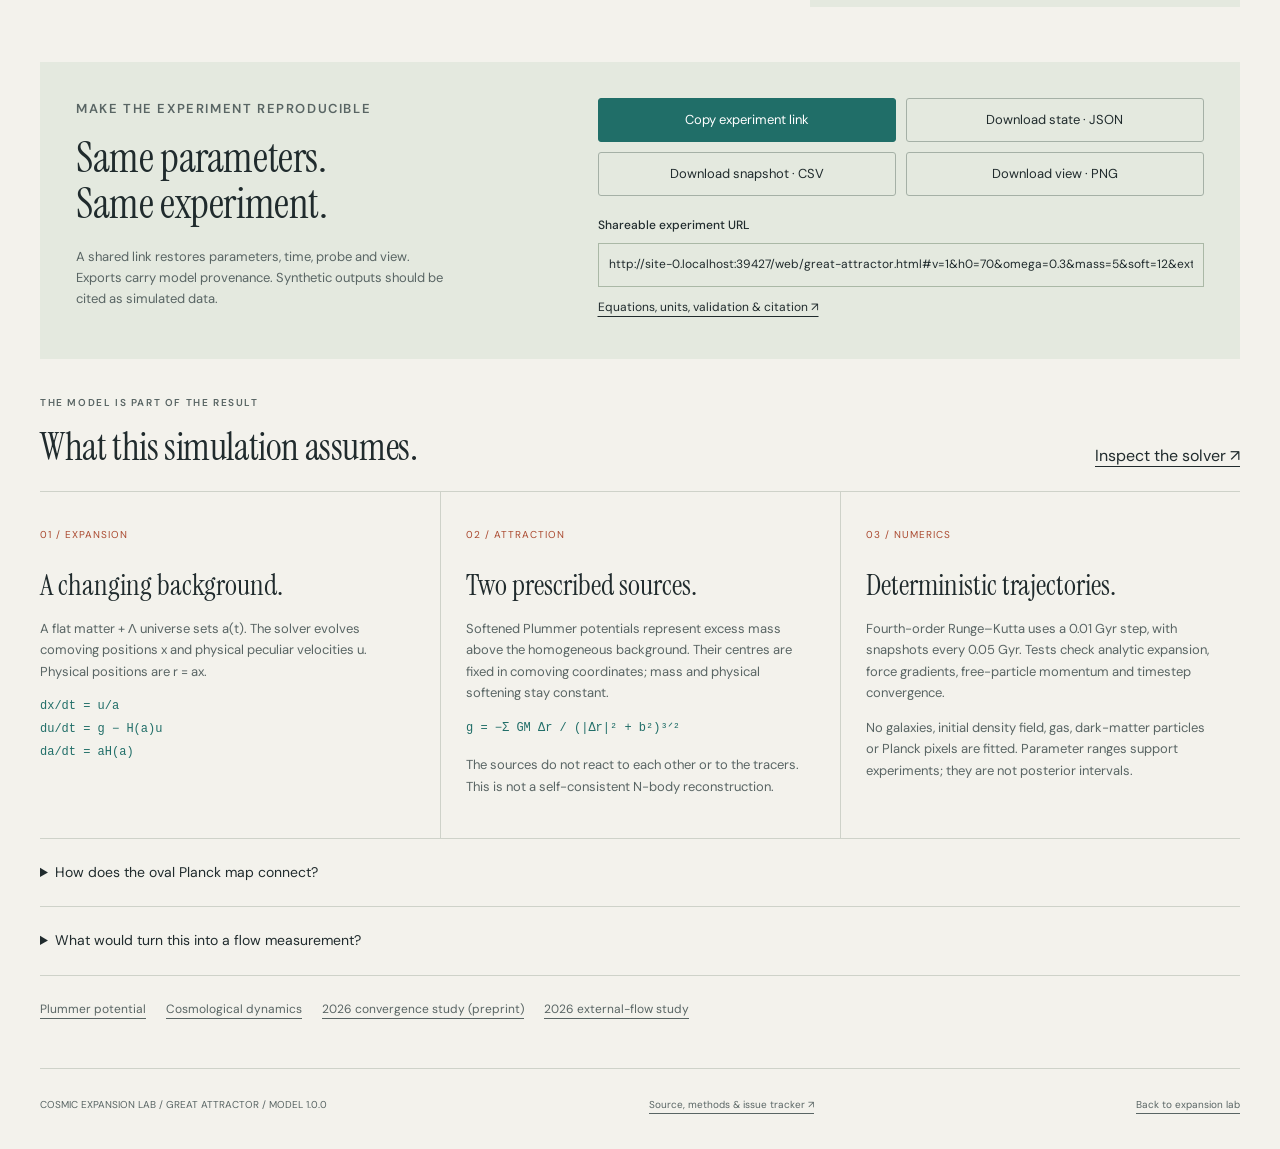
<file: web/great-attractor.html>
<!doctype html>
<html lang="en">
<head>
  <meta charset="utf-8"><meta name="viewport" content="width=device-width,initial-scale=1">
  <title>Great Attractor — Cosmic Expansion Lab</title>
  <meta name="description" content="Explore real Hubble, JWST, ESO and Chandra observations alongside a reproducible Great Attractor simulation. Distinguish observed light, inferred mass and model predictions.">
  <meta property="og:title" content="Great Attractor · An open simulation laboratory">
  <meta property="og:description" content="Real telescope observations, explicitly labeled inferred mass, and reproducible gravity experiments in an expanding universe.">
  <meta property="og:type" content="website">
  <link rel="icon" href="assets/favicon.svg" type="image/svg+xml">
  <link rel="stylesheet" href="attractor.css"><link rel="stylesheet" href="observations.css">
  <script src="observations.js" defer></script>
  <script src="attractor-model.js" defer></script><script src="attractor.js" defer></script>
</head>
<body>
<a class="skip" href="#simulation">Skip to simulation</a>
<header><a class="brand" href="index.html"><svg viewBox="0 0 40 40" aria-hidden="true"><circle cx="20" cy="20" r="3"/><ellipse cx="20" cy="20" rx="18" ry="8" fill="none" stroke="currentColor"/><ellipse cx="20" cy="20" rx="8" ry="18" fill="none" stroke="currentColor" transform="rotate(35 20 20)"/></svg><span>COSMIC<small>EXPANSION LAB</small></span></a><nav aria-label="Main"><a href="index.html">Expansion lab</a><a href="#observations">Observations</a><a href="#simulation">Simulation</a><a href="#methods">Methods</a></nav><span class="edition">RELEASE 3.4 / OPEN SOURCE</span></header>
<main>
  <section class="intro"><div><p class="eyebrow">GRAVITY IN AN EXPANDING UNIVERSE</p><h1>The Great <em>Attractor.</em></h1></div><div class="intro-copy"><p>Space expands. Structure pulls.<br>What does the evidence show?</p><p>Explore real telescope observations, then experiment with a gravitational model. Connect what we see to what we can test.</p></div></section>
  <div class="mode-links"><a href="catalogs.html">Explore millions of catalog measurements</a><a href="forecast.html">Test what the distance footprint can resolve</a><a href="#observations">Explore telescope observations ↓</a><a href="#reconstruction">See the Laniakea reconstruction</a><a href="#simulation">Run the gravity simulation ↓</a></div>
  <section id="observations" class="observations" aria-labelledby="observations-title">
    <div class="section-head"><div><p class="eyebrow">THE OBSERVATION WORKBENCH / 4 SYSTEMS · 8 VIEWS</p><h2 id="observations-title">Look at the evidence.</h2></div><p>Real telescope images. Read what emits light, what is inferred, and what measurement comes next.</p></div>
    <p id="obs-loading" role="status">Loading the credited observation catalog…</p>
    <div id="obs-workbench" hidden>
      <div id="obs-targets" class="obs-targets" role="group" aria-label="Choose an observed system"></div>
      <div class="obs-layout">
        <div class="obs-media">
          <div id="obs-layers" class="obs-layers" role="group" aria-label="Choose telescope or evidence layer"></div>
          <figure class="obs-figure">
            <div class="obs-image-top"><span id="obs-kind"></span><span id="obs-instrument"></span></div>
            <div class="obs-image-frame"><img id="obs-image" alt="" decoding="async"></div>
            <figcaption><span id="obs-caption"></span><div class="obs-credit"><p>Credit: <span id="obs-credit"></span></p><a id="obs-source" href="data/observations.json">Original release ↗</a><a id="obs-original" href="data/observations.json" target="_blank" rel="noopener">Open full image ↗</a><a id="obs-usage" href="assets/CREDITS.md">Image-use terms ↗</a></div></figcaption>
          </figure>
          <p id="obs-status" class="obs-status" role="status" aria-live="polite"></p>
          <p id="obs-comparison" class="obs-comparison"></p>
          <details class="obs-details"><summary>Pointing, wavelengths & provenance</summary><dl><div><dt>Bands / display</dt><dd id="obs-bands"></dd></div><div><dt>Field of view</dt><dd id="obs-field"></dd></div><div><dt>Sky reference</dt><dd id="obs-centre"></dd></div><div><dt>Release date</dt><dd id="obs-date"></dd></div><div><dt>Stored image</dt><dd id="obs-pixels"></dd></div><div><dt>Reuse</dt><dd id="obs-license"></dd></div></dl><p class="help">Full publisher frames, unmodified JPEGs. Release dates are not necessarily observation dates. Display colours encode wavelength or an inferred quantity; these are not raw science exposures.</p></details>
        </div>
        <div class="obs-reading"><p class="eyebrow" id="obs-category"></p><p id="obs-object"></p><h3 id="obs-title"></h3><p id="obs-context"></p><p class="obs-question" id="obs-question"></p><ol class="obs-evidence"><li><span>01 / OBSERVED</span><p id="obs-observed"></p></li><li><span>02 / INFERRED</span><p id="obs-inferred"></p></li><li><span>03 / THE NEXT MEASUREMENT</span><p id="obs-next"></p></li></ol><a id="obs-research" href="https://github.com/Biswajit1999/cosmic-expansion-lab/blob/main/docs/OBSERVATIONS.md">Research notes ↗</a></div>
      </div>
      <div class="obs-share"><div><div class="export-buttons"><button id="obs-copy" disabled>Copy observation link</button><button id="obs-export" disabled>Download provenance · JSON</button></div><p class="help">Includes source URLs, credits, image dimensions and SHA-256 checksums. No simulated particle is identified as one of these galaxies.</p></div><div><label for="obs-url">Share this object and layer</label><input id="obs-url" type="text" readonly spellcheck="false"><p id="obs-share-status" class="help" role="status"></p></div></div>
    </div>
    <div class="obs-bridge"><div><p class="eyebrow">FROM AN IMAGE TO A TEST</p><h3>What would change our conclusion?</h3><p>The research question is whether independent distance tracers can distinguish local convergence from distant gravitational influence and calibration errors.</p><a href="https://github.com/Biswajit1999/cosmic-expansion-lab/blob/main/docs/OBSERVATIONS.md">Evidence requirements & research roadmap ↗</a></div><div><p><strong>To measure the flow:</strong> join galaxy identities, redshifts and independent distances; propagate uncertainties; compare predictions on held-out objects. The images above provide context, not fitted flow constraints.</p><p><strong>To connect to Planck:</strong> the oval CMB map shows early-universe temperature fluctuations, not today's local mass. A kinetic Sunyaev–Zeldovich test would need gas physics and microwave maps with foreground, beam and noise treatment.</p><p><strong>To study dark energy:</strong> use the population distance–redshift relation in the <a href="index.html#laboratory">expansion lab</a>. There is no direct dark-energy photograph.</p></div></div>
    <p class="help"><a href="data/observations.json">Complete machine-readable catalog</a> · <a href="assets/CREDITS.md">All image credits</a> · <a href="https://science.nasa.gov/dark-energy/">NASA: dark energy</a></p>
  </section>
  <section id="reconstruction" class="reconstruction" aria-labelledby="reconstruction-title">
    <div class="section-head"><div><p class="eyebrow">THE LARGER PICTURE / PUBLISHED RECONSTRUCTION</p><h2 id="reconstruction-title">The map behind the streamlines.</h2></div><p>Tully, Courtois, Hoffman & Pomarède · 2014<br>A historical, data-constrained view of Laniakea.</p></div>
    <div class="obs-layout"><figure class="obs-figure"><div class="obs-image-top"><span>RECONSTRUCTED VELOCITY FIELD</span><span>NOT A TELESCOPE PHOTOGRAPH</span></div><img class="reconstruction-image" src="assets/observations/laniakea-boundaries.jpg" width="1200" height="674" loading="lazy" alt="Published Laniakea visualization with white flow lines, an orange basin boundary, a blue marker for our location, and green and blue structure shading."><figcaption>White lines trace the reconstructed flow; the orange outline marks the Laniakea basin in this visualization. The blue location marker places us within that region.<div class="obs-credit"><p>Credit: R. Brent Tully (U. Hawaii) et al., SDvision, DP, CEA/Saclay.</p><p>Unmodified image distributed by Wikimedia Commons under CC BY 4.0.</p><a href="https://commons.wikimedia.org/wiki/File:LaniakeaBoundaries.jpg">Image source ↗</a><a href="https://creativecommons.org/licenses/by/4.0/">License ↗</a><a href="data/reconstruction.json" download>Provenance · JSON</a></div></figcaption></figure><div class="obs-reading"><p class="eyebrow">READING A RECONSTRUCTION</p><h3>A basin of flow, not a photograph of a destination.</h3><p>The study inferred peculiar motions from measured distances and redshifts. Its basin definition removes the mean expansion and separates long-range flows. It does not say that every galaxy is approaching us or that the whole basin will collapse.</p><ol class="obs-evidence"><li><span>WHAT THE LINES MEAN</span><p>Streamlines describe a reconstructed velocity field. They are not observed trails across the sky or guaranteed future galaxy orbits.</p></li><li><span>WHAT THIS PROJECT ADDS</span><p>Compare the published view with real telescope images above and controlled gravity experiments below. We have not re-fitted the 2014 field or imported its numerical uncertainties.</p></li><li><span>WHAT COULD CHANGE</span><p>Distances, calibration, sparse sky coverage and the separation of local and external flows affect an inferred basin. Testing its stability requires numerical reconstructions and uncertainty ensembles.</p></li></ol><a href="https://doi.org/10.1038/nature13674">Original Nature paper ↗</a> · <a href="https://arxiv.org/abs/1409.0880">Open preprint ↗</a><p class="help"><a href="https://vimeo.com/105009816">Authors' film preview ↗</a> · <a id="golden-demo" href="#simulation">Try golden model trajectories ↓</a></p></div></div>
    <div class="evidence-types"><div><strong>Telescope image</strong><span>Light measured by an instrument.</span></div><div><strong>Published reconstruction</strong><span>A field inferred from observations and assumptions.</span></div><div><strong>Our simulation</strong><span>Trajectories computed from chosen model parameters.</span></div></div>
  </section>
  <div class="scope"><span class="scope-label">MODEL EXPERIMENT</span><p>Prescribed gravitational potentials in flat ΛCDM. <strong>Not an observational reconstruction or a forecast of our actual neighbourhood.</strong></p><a href="#methods">Read the assumptions ↓</a></div>
  <section id="simulation" aria-labelledby="sim-title">
    <div class="section-head"><h2 id="sim-title">A field of possibilities.</h2><div class="presets" role="group" aria-label="Model presets"><button data-preset="expansion">Expansion only</button><button data-preset="local">Local attraction</button><button data-preset="both" aria-pressed="true">Local + distant</button></div></div>
    <div class="laboratory">
      <div class="stage">
        <div class="stage-top"><span>3D TEST PARTICLES / 2D PROJECTION</span><span id="stage-time">t = 3.00 Gyr</span></div>
        <canvas id="flow" width="1000" height="650" role="img" aria-label="Projected simulated particles and trajectories around two prescribed mass concentrations. Numeric diagnostics and CSV exports are provided below."></canvas>
        <div class="stage-bottom"><span><i class="key tracer"></i> Synthetic tracers <i class="key probe"></i> Selected probe</span><span id="coordinate-label">Comoving Mpc · arbitrary axes</span></div>
        <div class="view-controls"><label>Rendering<select id="style"><option value="particles">Particles + selected trails</option><option value="golden">Golden trajectories</option></select></label><label>Coordinates<select id="coordinates"><option value="comoving">Comoving (x)</option><option value="physical">Physical (a × x)</option></select></label><label>Velocity arrows<select id="arrows"><option value="peculiar">Peculiar velocity</option><option value="total">Total velocity</option><option value="off">Hide arrows</option></select></label><label>Rotate <output id="yaw-out">−18°</output><input id="yaw" type="range" min="-180" max="180" value="-18" step="1"></label><label>Tilt <output id="pitch-out">25°</output><input id="pitch" type="range" min="-60" max="60" value="25" step="1"></label></div>
        <p id="trail-note" class="stage-note"></p><p class="stage-note">Arrows use the background frame, while radial diagnostics use the moving observer. Arrows show direction with a shared nonlinear length scale; use the plots or exports for velocity magnitudes. Sources follow fixed comoving paths. The observer moves freely.</p>
      </div>
      <aside class="parameters" aria-label="Simulation parameters">
        <p class="eyebrow">SET THE EXPERIMENT</p><h3>What shapes the flow?</h3>
        <label for="mass">Local excess mass <output id="mass-out"></output></label><input id="mass" data-model type="range" min="0" max="10" step=".25" value="5"><p class="help">Units of 10¹⁶ solar masses; an illustrative mass, not an estimate.</p>
        <label for="external">Distant excess mass <output id="external-out"></output></label><input id="external" data-model type="range" min="0" max="30" step=".5" value="10"><p class="help">At (180, 60, 25) comoving Mpc; not a fitted Shapley model.</p>
        <label for="h0">Initial Hubble constant <output id="h0-out"></output></label><input id="h0" data-model type="range" min="55" max="85" step=".5" value="70">
        <label for="distance">Local centre, initial x <output id="distance-out"></output></label><input id="distance" data-model type="range" min="40" max="100" step="1" value="70">
        <label for="soft">Local softening radius <output id="soft-out"></output></label><input id="soft" data-model type="range" min="5" max="25" step=".5" value="12">
        <details><summary>Background & reproducibility</summary><label for="omega">Matter fraction Ωₘ <output id="omega-out"></output></label><input id="omega" data-model type="range" min=".2" max=".4" step=".01" value=".3"><label for="seed">Particle seed</label><input id="seed" data-model type="number" min="1" max="2147483647" value="2026"><p class="help">480 synthetic tracers, 41 axis probes and one observer. All begin with zero peculiar velocity at a = 1.</p></details>
        <button id="defaults" class="plain">Restore default experiment</button>
      </aside>
    </div>
    <div class="timeline"><button id="play" class="primary" disabled>Play evolution</button><button id="rewind" disabled>Start</button><label for="time">Elapsed model time <output id="time-out">3.00 Gyr</output><input id="time" type="range" min="0" max="6" step=".05" value="3" disabled><span class="range-ends"><span>0 Gyr · a = 1</span><span>6 Gyr</span></span></label></div>
    <p id="status" class="status" role="status" aria-live="polite">Computing trajectories…</p>
    <div class="metrics"><div><span>Scale factor</span><strong id="scale">—</strong><small>relative to the initial snapshot</small></div><div><span>Expansion rate</span><strong id="hubble">—</strong><small>km s⁻¹ Mpc⁻¹ at this time</small></div><div><span>Observer peculiar speed</span><strong id="observer-speed">—</strong><small>km/s in the model background frame</small></div><div><span>Integrated particles</span><strong>522</strong><small>massless; no mutual gravity</small></div></div>
  </section>
  <section class="diagnostics" aria-labelledby="diag-title"><div class="section-head"><div><p class="eyebrow">READ THE MOTION</p><h2 id="diag-title">Falling relative to what?</h2></div><p>All radial diagnostics subtract the moving observer’s velocity.</p></div><div class="diagnostic-grid"><div class="profile-wrap"><canvas id="profile" width="900" height="400" role="img" aria-label="Radial velocities of the 41 initially collinear probes versus current distance from the observer. Hubble, peculiar and total contributions are distinguished by line style."></canvas><div class="plot-legend"><span><i class="line expansion"></i> Expansion</span><span><i class="line peculiar"></i> Peculiar</span><span><i class="line total"></i> Total</span></div><p class="help">Initially collinear probes evolve in 3D; the connected curves guide the eye. This is a synthetic model profile, not a Hubble-diagram fit.</p></div><div class="probe-panel"><label for="probe">Inspect a probe <output id="probe-out">Initial x = 100 Mpc</output></label><input id="probe" type="range" min="0" max="40" step="1" value="30"><p id="probe-summary"></p><dl><div><dt>Current physical distance</dt><dd id="probe-distance">—</dd></div><div><dt>Expansion contribution</dt><dd id="probe-expansion">—</dd></div><div><dt>Peculiar contribution</dt><dd id="probe-peculiar">—</dd></div><div class="sum"><dt>Total radial motion</dt><dd id="probe-total">—</dd></div></dl><p class="help">Positive total = increasing separation from the observer. Negative peculiar motion alone does not imply that separation is decreasing.</p></div></div></section>
  <section id="share" class="share"><div><p class="eyebrow">MAKE THE EXPERIMENT REPRODUCIBLE</p><h2>Same parameters.<br>Same experiment.</h2><p>A shared link restores parameters, time, probe and view. Exports carry model provenance. Synthetic outputs should be cited as simulated data.</p></div><div><div class="export-buttons"><button id="copy" data-export disabled>Copy experiment link</button><button id="json" data-export disabled>Download state · JSON</button><button id="csv" data-export disabled>Download snapshot · CSV</button><button id="png" data-export disabled>Download view · PNG</button></div><label for="share-url">Shareable experiment URL</label><input id="share-url" type="text" readonly spellcheck="false"><p class="help" id="share-status" role="status"></p><a class="text-link" href="https://github.com/Biswajit1999/cosmic-expansion-lab/blob/main/docs/SIMULATION.md">Equations, units, validation & citation ↗</a></div></section>
  <section id="methods" class="methods"><div class="section-head"><div><p class="eyebrow">THE MODEL IS PART OF THE RESULT</p><h2>What this simulation assumes.</h2></div><a href="https://github.com/Biswajit1999/cosmic-expansion-lab/blob/main/web/attractor-model.js">Inspect the solver ↗</a></div><div class="method-grid"><article><span>01 / EXPANSION</span><h3>A changing background.</h3><p>A flat matter + Λ universe sets a(t). The solver evolves comoving positions x and physical peculiar velocities u. Physical positions are r = ax.</p><code>dx/dt = u/a<br>du/dt = g − H(a)u<br>da/dt = aH(a)</code></article><article><span>02 / ATTRACTION</span><h3>Two prescribed sources.</h3><p>Softened Plummer potentials represent excess mass above the homogeneous background. Their centres are fixed in comoving coordinates; mass and physical softening stay constant.</p><code>g = −Σ GM Δr / (|Δr|² + b²)³ᐟ²</code><p>The sources do not react to each other or to the tracers. This is not a self-consistent N-body reconstruction.</p></article><article><span>03 / NUMERICS</span><h3>Deterministic trajectories.</h3><p>Fourth-order Runge–Kutta uses a 0.01 Gyr step, with snapshots every 0.05 Gyr. Tests check analytic expansion, force gradients, free-particle momentum and timestep convergence.</p><p>No galaxies, initial density field, gas, dark-matter particles or Planck pixels are fitted. Parameter ranges support experiments; they are not posterior intervals.</p></article></div>
  <details><summary>How does the oval Planck map connect?</summary><div class="details-copy"><p>The familiar cleaned CMB map primarily records temperature fluctuations from about 380,000 years after the Big Bang. It is not a local mass map. Its dominant motion-induced dipole is removed during processing.</p><p>The model observer’s speed above is a simulated quantity, not a measurement of the Solar System or Local Group. No CMB alignment or Planck likelihood is computed. A future test could forecast the kinetic Sunyaev–Zeldovich signal from moving gas, with explicit gas physics, masks, beams and noise.</p><a href="https://doi.org/10.1051/0004-6361/201525936">Planck map processing ↗</a> · <a href="https://arxiv.org/abs/1504.03339">Planck kSZ analysis ↗</a></div></details>
  <details><summary>What would turn this into a flow measurement?</summary><div class="details-copy"><p>The catalog explorer now includes all 55,877 CF4 individual distance records and counted bins from 14,140,375 selected DESI galaxy spectra. The next research stage needs cross-catalog identity matching, uncertainty and selection modeling, alternative mass reconstructions, and held-out predictions. Reproducing an attractive-looking flow does not establish the real Great Attractor’s mass or its contribution to our motion.</p><p>The existing Pantheon+ inventory has 563 nearby non-calibrator light-curve records with 446 distinct literal catalog labels. Their zHD values already contain model-based source-flow corrections; they have not been used to initialize these synthetic tracers.</p><a href="https://github.com/Biswajit1999/cosmic-expansion-lab/blob/main/docs/GREAT_ATTRACTOR_RESEARCH_PLAN.md">Read the proposed experiment and novelty review ↗</a></div></details>
  <div class="sources"><a href="https://docs.galpy.org/en/latest/reference/potentialplummer.html">Plummer potential</a><a href="https://academic.oup.com/mnras/article/378/4/1601/1050715">Cosmological dynamics</a><a href="https://arxiv.org/abs/2604.02470v2">2026 convergence study (preprint)</a><a href="https://doi.org/10.33232/001c.165870">2026 external-flow study</a></div></section>
</main>
<footer><span>COSMIC EXPANSION LAB / GREAT ATTRACTOR / MODEL 1.0.0</span><a href="https://github.com/Biswajit1999/cosmic-expansion-lab">Source, methods & issue tracker ↗</a><a href="index.html">Back to expansion lab</a></footer>
<noscript><p class="noscript">JavaScript is required for the simulation. The methods and source links remain available.</p></noscript>
</body></html>
</file>
<file: web/style.css>
@import url('https://fonts.googleapis.com/css2?family=DM+Sans:wght@400;500;600;700&family=Instrument+Serif:ital@0;1&display=swap');
:root{--paper:#f3f2ec;--ink:#202b2d;--muted:#596564;--line:#d0d3cb;--rust:#aa492f;--teal:#247b77;--night:#10252d;--serif:'Instrument Serif',Georgia,serif;--sans:'DM Sans',Arial,sans-serif}*{box-sizing:border-box}html{scroll-behavior:smooth;scroll-padding-top:24px}body{margin:0;background:var(--paper);color:var(--ink);font:15px/1.65 var(--sans)}a{color:inherit;text-decoration:none}button,input,select{font:inherit}button,a,input,select,summary{-webkit-tap-highlight-color:transparent}button,select,summary{cursor:pointer}button,a,input,select,summary{outline-offset:5px}button:focus-visible,a:focus-visible,input:focus-visible,select:focus-visible,summary:focus-visible{outline:3px solid #b75331}button{border:1px solid #b7beb7;background:transparent;color:var(--ink);padding:10px 15px;min-height:44px;border-radius:3px;transition:background .15s}button:hover{background:#e2e5db}button:disabled{opacity:.4;cursor:default}header,main,footer{width:min(1440px,calc(100% - 96px));margin:auto}header{display:flex;justify-content:space-between;align-items:center;padding:26px 0;border-bottom:1px solid var(--line);gap:24px}.brand{display:flex;align-items:center;gap:12px;font-weight:700;font-size:19px;letter-spacing:2px;line-height:1.2}.brand svg{width:42px;fill:currentColor}.brand-sub{display:block;font-size:9px;letter-spacing:2.3px;margin-top:5px}nav{display:flex;gap:34px;font-size:13px}nav a:hover,.sources a:hover{color:var(--rust)}.edition,.eyebrow,.visual-top,.method-number,.tag{font-size:10px;letter-spacing:1.6px;font-weight:600}.edition{color:var(--muted)}.intro{display:grid;grid-template-columns:1.3fr 1fr;align-items:center;gap:70px;padding:66px 0 48px}.eyebrow{margin:0 0 20px;color:var(--muted)}.dot{display:inline-block;width:7px;height:7px;border-radius:50%;background:var(--rust);margin-right:7px}h1,h2,h3,h4,p{margin-top:0}h1{font:clamp(64px,7.7vw,116px)/.94 var(--serif);letter-spacing:-2.5px;margin:0}h1 em{font-weight:400;color:var(--rust)}.intro-copy{max-width:380px;margin:35px 0 0 auto}.intro-copy p:first-child{font-size:18px;font-weight:500;margin-bottom:12px}.intro-copy p{color:var(--muted);font-size:15px}.text-link{display:inline-flex;gap:50px;border-bottom:1px solid var(--ink);padding:9px 0;font-size:13px}.data-strip{display:flex;align-items:center;justify-content:space-between;border-block:1px solid var(--line);padding:18px 0;font-size:12px;color:var(--muted);gap:20px}.data-strip b{color:var(--ink);margin-right:5px}.data-strip a{font-size:10px;letter-spacing:1px;color:var(--teal)}.section-heading{display:flex;justify-content:space-between;align-items:end;gap:24px;margin:58px 0 25px}.section-heading .eyebrow{margin-bottom:10px}h2{font:38px/1.1 var(--serif);margin:0;letter-spacing:-.5px}.section-heading>p{color:var(--muted);font-size:12px;margin:0 0 3px}.tabs{display:grid;grid-template-columns:repeat(4,1fr);border-bottom:1px solid var(--line)}.tabs button{border:0;border-radius:0;padding:18px 13px;text-align:left;font-size:11px;color:var(--muted);border-bottom:3px solid transparent}.tabs button span{font-size:13px;margin-left:12px}.tabs button[aria-selected=true]{color:var(--rust);border-bottom-color:var(--rust)}.experiment{display:grid;grid-template-columns:minmax(0,1.8fr) minmax(280px,1fr);margin-top:24px;border:1px solid var(--line);min-height:570px}[hidden]{display:none!important}.visual{position:relative;background:var(--night);color:#d9e6e6;min-height:570px;display:flex;flex-direction:column;overflow:hidden}.visual-top{display:flex;justify-content:space-between;gap:20px;padding:25px 28px;font-size:9px;letter-spacing:1.3px;z-index:1}.live{color:#a2cec5}.visual canvas{width:100%;height:420px;display:block;flex:1;min-height:300px}.visual-bottom{display:flex;justify-content:space-between;align-items:end;gap:12px;font-size:11px;line-height:1.6;padding:24px 28px;color:#a4bfc4;min-height:85px}.visual-bottom #scale-badge{font-size:27px;font-family:var(--serif);color:#e8ba88}.controls{padding:30px 32px;background:#f9f9f4}.controls .eyebrow{font-size:9px;margin-bottom:12px;color:var(--rust)}h3{font:34px/1.05 var(--serif);margin-bottom:16px}.controls>p:not(.eyebrow):not(.fine):not(.notice){font-size:12px;color:var(--muted);line-height:1.8;margin-bottom:24px}.controls label:not(.check){display:flex;justify-content:space-between;gap:10px;font-size:11px;font-weight:600;margin-top:18px;margin-bottom:8px}.controls output{color:var(--teal);font-variant-numeric:tabular-nums}.controls input[type=range]{width:100%;accent-color:var(--teal);height:20px;margin:0;cursor:pointer}.range-ends{display:flex;justify-content:space-between;font-size:9px;color:var(--muted);margin-top:3px}.button-row{display:flex;gap:10px;margin:20px 0}.primary{background:var(--teal);border-color:var(--teal);color:white;font-size:12px;width:100%;display:flex;justify-content:space-between;align-items:center}.primary:hover{background:#185e5b}.button-row>button{font-size:12px;white-space:nowrap}select{border:1px solid #b7beb7;padding:10px;background:#f9f9f4;width:100%;border-radius:3px;min-height:44px;color:var(--ink);font-size:12px}.check{display:flex;gap:8px;align-items:center;font-size:11px;margin:18px 0}.check input{accent-color:var(--teal);width:16px;height:16px}.readouts{display:grid;grid-template-columns:1fr 1fr;border-top:1px solid var(--line);padding-top:18px;gap:10px;margin-top:22px}.readouts span,.readouts small{display:block;font-size:9px;color:var(--muted)}.readouts b{font:32px var(--serif)}.controls .fine,.fine{font-size:10px;line-height:1.7;color:var(--muted);margin:17px 0 0}.fit-result{padding:20px 0;border-block:1px solid var(--line);margin-top:25px}.fit-result>span{display:block;font-size:8px;letter-spacing:1px;color:var(--muted)}.fit-result b{display:block;font:35px/1.3 var(--serif);color:var(--teal)}.fit-result small{font-size:9px;color:var(--muted)}.fit-result p{font-size:10px;margin:8px 0 0}.legend-dot{display:inline-block;border-radius:50%;width:6px;height:6px;background:#93c9c3;margin:0 6px 0 0}.legend-line{display:inline-block;width:18px;border-top:2px solid #eeb280;margin:0 6px 3px 12px}.plot .visual-bottom{align-items:center;flex-wrap:wrap}#plot-detail{font-size:10px;max-width:230px}.ladder-visual{padding:40px 48px;background:#e4e9df}.ladder-visual>h3{font-size:44px}.ladder{list-style:none;padding:0;margin:32px 0 0}.ladder li{display:flex;gap:24px;position:relative;padding-bottom:28px}.ladder li:not(:last-child):before{content:'';position:absolute;left:19px;top:40px;bottom:0;border-left:1px solid #a6b7a8}.rung{width:40px;height:40px;flex-shrink:0;border-radius:50%;display:grid;place-items:center;border:1px solid #a6b7a8;font-size:11px;background:#e4e9df}.ladder h4{font:24px var(--serif);margin:2px 0 5px}.ladder p{font-size:12px;color:var(--muted);max-width:340px;margin-bottom:8px}.tag{font-size:8px;color:#27665b;letter-spacing:1px}.calibration-values{margin-top:22px}.calibration-values>div{display:flex;align-items:center;justify-content:space-between;gap:18px;padding:13px 0;border-bottom:1px solid var(--line)}.calibration-values span{font-size:10px;color:var(--muted)}.calibration-values b{font-size:14px;font-weight:500;white-space:nowrap}.redshift-visual{background:var(--night);color:#d9e6e6;display:flex;flex-direction:column;justify-content:space-between;padding-bottom:45px}.redshift-visual canvas{width:100%;height:300px}.equation{font:clamp(24px,3vw,40px) var(--serif);text-align:center;padding:20px}.redshift-visual>p{text-align:center;color:#a4bfc4;font-size:11px}.notice{font-size:11px;line-height:1.7;border-left:2px solid var(--rust);padding-left:12px;margin-top:20px;color:var(--muted)}.method-grid{display:grid;grid-template-columns:repeat(3,1fr);border-block:1px solid var(--line)}.method-grid article{padding:30px 30px 32px 0}.method-grid article+article{padding-left:30px;border-left:1px solid var(--line)}.method-number{font-size:9px;color:var(--rust)}.method-grid h3{font-size:31px;margin:24px 0 16px}.method-grid p{font-size:12px;color:var(--muted);line-height:1.9;max-width:330px}.method-grid code{font-size:10px;color:var(--teal);display:block;white-space:normal}.comparison{margin-top:55px;padding:42px;background:#e4e9df;display:grid;grid-template-columns:1fr 1fr;gap:70px}.comparison h2{font-size:43px;margin-bottom:20px}.comparison p:not(.eyebrow){font-size:12px;color:var(--muted);max-width:380px}.comparison-values>div{padding:14px 0;border-bottom:1px solid #bac7b9;display:flex;justify-content:space-between;gap:24px;align-items:center}.comparison-values span{font-size:11px;max-width:170px}.comparison-values b{font:29px var(--serif);white-space:nowrap}.comparison-values small{display:block;font-size:9px;color:var(--muted);text-align:right}.download{font-size:12px;border-bottom:1px solid;padding:8px 0}.catalog-tools{display:flex;align-items:end;gap:24px;padding:22px 0}.catalog-tools label{font-size:10px;color:var(--muted)}.catalog-tools input{display:block;width:300px;border:1px solid #b7beb7;background:transparent;padding:11px 12px;font-size:12px;margin-top:5px;border-radius:3px;min-height:44px}.catalog-tools select{display:block;width:220px;margin-top:5px}.catalog-tools>span{font-size:11px;color:var(--muted);margin-left:auto;padding:12px 0}.table-wrap{overflow-x:auto}table{width:100%;border-collapse:collapse;font-size:12px;text-align:left;white-space:nowrap}th{font-size:10px;font-weight:500;color:var(--muted);border-block:1px solid var(--line);padding:13px 12px}td{padding:13px 12px;border-bottom:1px solid #dcdfd6}td:first-child{font-weight:600}td:last-child{font-size:10px;color:var(--teal)}.table-footer{display:flex;justify-content:space-between;align-items:center;gap:20px;margin:16px 0 25px}.table-footer p{font-size:10px;color:var(--muted);max-width:470px;margin:0}.table-footer>div{display:flex;align-items:center;gap:12px;white-space:nowrap}.table-footer button,.table-footer span{font-size:11px}details{border-block:1px solid var(--line);padding:20px 0;font-size:12px}summary{font-weight:500}.details-body{max-width:800px;margin-top:20px;color:var(--muted)}pre{padding:20px;background:#e5e8df;overflow:auto;font-size:12px;color:var(--ink)}.sources{display:flex;gap:22px;flex-wrap:wrap;padding:26px 0;font-size:10px;color:var(--muted)}footer{display:flex;justify-content:space-between;gap:20px;margin-top:40px;border-top:1px solid var(--line);padding:25px 0 35px;font-size:10px;color:var(--muted)}footer span:first-child{letter-spacing:1.5px;color:var(--ink)}#load-status{padding:10px 0;font-size:12px;color:var(--rust)}#load-status:empty{display:none}.skip,.sr-only{position:absolute;width:1px;height:1px;overflow:hidden;clip:rect(0,0,0,0)}.skip:focus{width:auto;height:auto;clip:auto;background:white;padding:10px;z-index:10}
@media(min-width:1500px){.visual canvas{height:460px}.intro{padding-top:80px}}
@media(max-width:1050px){header,main,footer{width:calc(100% - 48px)}.edition{display:none}.intro{gap:30px}.controls{padding:25px 22px}.experiment{grid-template-columns:minmax(0,1.4fr) minmax(280px,1fr)}.tabs button{padding-inline:5px}.tabs button span{font-size:11px;margin-left:7px}.comparison{gap:35px;padding:30px}.catalog-tools input{width:250px}}
@media(max-width:760px){header,main,footer{width:calc(100% - 32px)}header{padding:20px 0}.brand{font-size:15px}.brand svg{width:34px}.brand-sub{font-size:7px}nav{gap:16px;font-size:11px}nav a:first-child{display:none}.intro{grid-template-columns:1fr;padding:40px 0 30px;gap:24px}h1{font-size:75px}.eyebrow{font-size:9px;letter-spacing:1px}.intro-copy{margin:0;max-width:480px}.intro-copy p{font-size:14px}.intro-copy p:first-child{font-size:16px}.data-strip{flex-wrap:wrap;gap:12px;font-size:10px}.data-strip a{font-size:8px}.section-heading{margin-top:40px}.section-heading>p{display:none}h2{font-size:31px}.tabs{grid-template-columns:1fr 1fr}.tabs button{padding:14px 8px;font-size:10px}.tabs button span{font-size:11px}.experiment{grid-template-columns:1fr;margin-top:16px}.visual{min-height:420px}.visual canvas{height:320px;min-height:250px}.visual-top{padding:20px;font-size:8px}.visual-bottom{padding:18px 20px;font-size:10px}.controls{padding:28px}.controls>p:not(.eyebrow):not(.fine):not(.notice){font-size:14px}.controls label:not(.check){font-size:12px}.controls .fine,.fine{font-size:11px}.method-grid{grid-template-columns:1fr}.method-grid article,.method-grid article+article{padding:26px 0;border-left:0}.method-grid article+article{border-top:1px solid var(--line)}.method-grid h3{margin-top:15px}.method-grid p{max-width:none;font-size:14px}.method-grid code{font-size:11px}.comparison{grid-template-columns:1fr;gap:15px;padding:26px}.comparison h2{font-size:38px}.comparison p:not(.eyebrow){font-size:13px}.comparison-values b{font-size:26px}.ladder-visual{padding:30px 26px}.ladder-visual>h3{font-size:36px}.ladder{margin-top:24px}.ladder li{gap:16px}.ladder p{font-size:13px}.section-heading{align-items:start;flex-direction:column;gap:14px}.catalog-tools{flex-wrap:wrap;gap:14px}.catalog-tools input{width:100%}.catalog-tools label:first-child{flex:1 1 100%}.catalog-tools select{width:190px}.catalog-tools>span{font-size:10px}.table-footer{align-items:start;flex-direction:column}.table-footer>div{width:100%;justify-content:space-between}.sources{gap:17px}footer{flex-wrap:wrap;margin-top:20px}footer span:nth-child(2){display:none}select,input[type=search]{font-size:16px}.redshift-visual canvas{height:250px}.equation{font-size:28px}.notice{font-size:12px}}
@media(prefers-reduced-motion:reduce){html{scroll-behavior:auto}*{transition:none!important}}

/* Keep the bitmap aspect ratio from changing the flex layout on redraw. */
.visual{justify-content:space-between}
.visual canvas{flex:0 0 auto;height:430px;min-height:0;min-width:0}
@media(max-width:760px){.visual canvas{height:320px}}
</file>
<file: web/research.css>
.intro-v2{grid-template-columns:1.2fr 1fr;padding:42px 0 30px;gap:60px}.intro-v2 h1{font-size:clamp(65px,6.8vw,104px)}.hero-deck{font-size:15px;line-height:1.7;color:var(--muted);margin:24px 0 10px}.intro-observation{margin:0;position:relative;max-width:440px;justify-self:end;width:100%}.intro-observation img{display:block;width:100%;height:315px;object-fit:cover}.intro-observation figcaption{display:flex;justify-content:space-between;gap:12px;margin-top:10px;font-size:9px;color:var(--muted)}.intro-observation figcaption span{font-size:8px;letter-spacing:1px;max-width:140px}.intro-observation figcaption a{max-width:170px;text-align:right}.chapter-nav{display:flex;justify-content:space-between;gap:16px;padding:18px 0;border-top:1px solid var(--line);font-size:10px;flex-wrap:wrap}.chapter-nav a:hover{color:var(--rust)}.observations,.distance-section,.research-section,.field-guide{margin-top:75px}.section-lead{max-width:730px;font-size:15px;color:var(--muted);line-height:1.8;margin-bottom:28px}.observation-story{display:grid;grid-template-columns:1fr 1fr;gap:64px;margin-top:38px;align-items:center}.observation-story figure{margin:0;min-width:0}.observation-story figure img{width:100%;height:430px;object-fit:cover;display:block}.observation-story figcaption,.science-figure figcaption{font-size:10px;color:var(--muted);line-height:1.7;margin-top:12px}.story-copy{max-width:470px}.story-copy h3{font-size:49px;line-height:1.04;letter-spacing:-.6px}.story-copy>p:not(.eyebrow),.story-copy details p{font-size:14px;line-height:1.85;color:var(--muted)}.story-copy strong{font-weight:600;color:var(--ink)}.story-copy details{font-size:12px;margin-bottom:20px;padding:14px 0}.story-copy details p{margin:14px 0 0}.story-link{display:inline-block;color:var(--teal);font-size:12px;padding:8px 0;border-bottom:1px solid}.reverse figure{grid-column:2;grid-row:1}.reverse .story-copy{grid-column:1;grid-row:1}.image-license{font-size:10px;color:var(--muted);max-width:850px;margin-top:24px}.image-license a{text-decoration:underline}.distance-workbench{display:grid;grid-template-columns:1fr 1.7fr;border:1px solid var(--line)}.distance-controls{background:var(--night);color:#d9e6e6;padding:32px}.distance-controls .eyebrow{color:#a2cec5;font-size:9px}.distance-controls label,.research-copy label{display:flex;justify-content:space-between;gap:12px;font-size:12px;margin:20px 0 8px}.distance-controls output{color:#edbb90}.distance-controls input[type=range],.research-copy input[type=range]{width:100%;accent-color:#549d8d;min-height:25px;margin:0}.distance-controls select{font-size:11px;background:#18343c;border-color:#719097;color:#e2eded}.distance-controls>p:not(.eyebrow){font-size:13px;line-height:1.9;color:#b1c5c6;margin-top:22px}.small-equation{font:24px var(--serif);padding:14px 0;color:#edbb90}.distance-summary{font-size:11px;color:#b1c5c6;min-height:58px}.distance-controls button{color:#e1eded;border-color:#719097;font-size:11px;margin-top:12px}.distance-controls button:hover{background:#29454d}.distance-results{display:grid;grid-template-columns:1fr 1fr;background:#fafaf6}.distance-number{padding:28px 30px;border-bottom:1px solid var(--line)}.distance-number:nth-child(odd){border-right:1px solid var(--line)}.distance-number>span{font-size:9px;letter-spacing:1px;color:var(--muted)}.distance-number b{display:block;font:41px var(--serif);color:var(--teal);margin:7px 0}.distance-number p{font-size:12px;color:var(--muted);margin-bottom:0;line-height:1.8}.distance-relations{grid-column:1/-1;padding:20px 30px;font:21px var(--serif)}.distance-relations small{display:block;font:10px/1.8 var(--sans);color:var(--muted);margin-top:10px}.research-tabs{display:flex;border-bottom:1px solid var(--line)}.research-tabs button{flex:1;text-align:left;border:0;border-bottom:3px solid transparent;border-radius:0;font-size:12px;padding:18px}.research-tabs button[aria-selected=true]{border-bottom-color:var(--rust);color:var(--rust)}.research-panel{display:grid;grid-template-columns:1.4fr 1fr;gap:48px;padding:32px 0;align-items:center}.science-figure{margin:0;min-width:0}.science-figure img{width:100%;height:auto;display:block}.research-copy .eyebrow{font-size:9px;color:var(--rust)}.research-copy h3{font-size:36px}.research-copy>p:not(.eyebrow):not(.fine){font-size:13px;color:var(--muted);line-height:1.85}.research-copy .fine{font-size:10px}.research-copy output{color:var(--teal)}.profile-result{padding:18px 0;margin-top:15px;border-block:1px solid var(--line)}.profile-result b{font:30px var(--serif);display:block;color:var(--teal)}.profile-result span{font-size:11px;color:var(--muted)}.model-results{border-block:1px solid var(--line);margin:20px 0}.model-results>div{display:flex;justify-content:space-between;align-items:center;gap:15px;padding:10px 0;font-size:11px}.model-results b{font:23px var(--serif)}.sn-only-note{background:#e4e9df;display:grid;grid-template-columns:1fr 1.6fr;gap:50px;padding:35px 40px}.sn-only-note .eyebrow{font-size:9px}.sn-only-note h3{font-size:36px;margin:0}.sn-only-note p{font-size:13px;color:var(--muted);line-height:1.9}.sn-only-note p:last-child{margin-bottom:0}.sn-only-note #sn-only-result{font-size:17px;color:var(--teal)}.history-story{display:grid;grid-template-columns:1fr 1.3fr;gap:48px;align-items:center;margin-top:35px}.history-story h3{font-size:38px}.history-story p:not(.eyebrow){font-size:14px;color:var(--muted);line-height:1.85}.history-story details{font-size:12px}.history-story details p{margin-top:18px}.probe-table{margin-top:40px}.probe-table>h3{font-size:34px}.probe-table>p{font-size:14px;color:var(--muted);max-width:800px}.probe-table table{white-space:normal;min-width:700px}.probe-table th{font-size:11px}.probe-table td{font-size:12px;line-height:1.8;vertical-align:top;padding-block:17px}.probe-table td:first-child{width:19%}.probe-table td:last-child{width:25%}.guide-grid{display:grid;grid-template-columns:1fr 1fr;gap:55px;border-bottom:1px solid var(--line);margin:35px 0}.guide-grid article{padding-bottom:30px}.guide-grid h3{font-size:35px;margin-top:20px}.guide-grid p{font-size:14px;line-height:1.9;color:var(--muted)}.guide-grid a{font-size:12px;color:var(--teal);border-bottom:1px solid}.questions{max-width:900px;margin:40px auto}.questions h3{font-size:36px}.questions details{border-top:0;font-size:14px;padding:18px 0}.questions details p{font-size:14px;line-height:1.85;color:var(--muted);margin:16px 0 0}.investigation{padding:36px 40px;background:#e4e9df;margin-top:40px}.investigation h3{font-size:36px}.investigation ol{padding-left:20px;max-width:880px}.investigation li{font-size:14px;color:var(--muted);line-height:1.9;padding:7px 0 7px 8px}.investigation li b{color:var(--ink);font-weight:500}.investigation .download{display:inline-block;margin-top:12px}.research-copy td,.research-copy th{padding:10px 7px}.research-copy td:last-child{color:var(--ink);font-size:11px}#research-status{font-size:12px;color:var(--rust)}#research-status:empty{display:none}button:active{transform:translateY(1px)}
@media(max-width:1050px){.intro-v2{gap:35px}.intro-observation img{height:280px}.observation-story{gap:35px}.observation-story figure img{height:380px}.story-copy h3{font-size:40px}.research-panel{gap:25px}.distance-workbench{grid-template-columns:1fr 1.5fr}.distance-number{padding:24px 22px}.distance-number b{font-size:34px}.history-story{grid-template-columns:1fr;gap:25px}.history-story .science-figure{max-width:900px}.guide-grid{gap:35px}}
@media(max-width:760px){.intro-v2{grid-template-columns:1fr;gap:28px;padding-top:30px}.intro-v2 h1{font-size:72px}.hero-deck{font-size:14px;margin-top:20px}.intro-observation{max-width:none}.intro-observation img{height:220px}.intro-observation figcaption{font-size:9px}.chapter-nav{gap:14px;font-size:10px;display:grid;grid-template-columns:1fr 1fr}.observations,.distance-section,.research-section,.field-guide{margin-top:45px}.observation-story{grid-template-columns:1fr;gap:26px;margin-top:28px}.observation-story figure img{height:310px}.reverse figure,.reverse .story-copy{grid-column:auto;grid-row:auto}.story-copy{max-width:none}.story-copy h3{font-size:39px}.story-copy>p:not(.eyebrow),.story-copy details p{font-size:15px}.story-copy details{font-size:14px}.story-link{font-size:13px}.distance-workbench{grid-template-columns:1fr}.distance-controls{padding:25px}.distance-controls select{font-size:16px}.distance-controls>p:not(.eyebrow){font-size:14px}.distance-controls label{font-size:13px}.distance-number{padding:23px 16px}.distance-number>span{font-size:8px;letter-spacing:.5px}.distance-number b{font-size:29px}.distance-number p{font-size:12px}.distance-relations{padding:20px 16px;font-size:18px}.research-tabs button{font-size:11px;padding:14px 8px}.research-panel{grid-template-columns:1fr;padding:22px 0;gap:25px}.research-copy h3{font-size:34px}.research-copy>p:not(.eyebrow):not(.fine){font-size:14px}.research-copy .fine{font-size:11px}.research-copy label{font-size:13px}.sn-only-note{grid-template-columns:1fr;padding:26px;gap:20px}.sn-only-note p{font-size:14px}.history-story{gap:25px}.history-story h3{font-size:34px}.history-story p:not(.eyebrow){font-size:15px}.history-story details{font-size:13px}.guide-grid{grid-template-columns:1fr;gap:0}.guide-grid article+article{border-top:1px solid var(--line);padding-top:26px}.guide-grid p{font-size:15px}.questions h3{font-size:32px}.questions summary{font-size:14px}.questions details p{font-size:15px}.investigation{padding:26px}.investigation h3{font-size:32px}.investigation li{font-size:14px}.investigation .download{font-size:12px}.science-figure figcaption{font-size:10px}.section-lead{font-size:14px}.story-copy .eyebrow{margin-bottom:14px}}

.attractor-callout{display:flex;justify-content:space-between;align-items:center;gap:30px;border-block:1px solid var(--line);padding:28px 0;margin-bottom:24px}.attractor-callout .eyebrow{margin-bottom:8px}.attractor-callout h2{font-size:34px;margin-bottom:10px}.attractor-callout p:not(.eyebrow){font-size:13px;color:var(--muted);max-width:650px;margin:0}.attractor-callout>a{white-space:nowrap}@media(max-width:760px){.attractor-callout{flex-direction:column;align-items:start;gap:18px}}
</file>
<file: web/attractor.css>
@import url('https://fonts.googleapis.com/css2?family=DM+Sans:wght@400;500;600;700&family=Instrument+Serif:ital@0;1&display=swap');
:root{--paper:#f3f2ec;--ink:#202b2d;--muted:#596564;--line:#ced2c9;--teal:#206e68;--rust:#aa492f;--night:#10252d;--serif:'Instrument Serif',Georgia,serif;--sans:'DM Sans',Arial,sans-serif}
*{box-sizing:border-box}html{scroll-behavior:smooth;scroll-padding-top:24px}body{margin:0;background:var(--paper);color:var(--ink);font:16px/1.65 var(--sans)}header,main,footer{width:min(1440px,calc(100% - 80px));margin:auto}a{color:inherit;text-underline-offset:5px}button,input,select{font:inherit;color:inherit}button,select,summary{cursor:pointer}button{border:1px solid #a5b0a6;background:transparent;padding:10px 15px;border-radius:3px;min-height:44px;font-size:13px}button:hover{background:#e2e6dc}button:disabled{opacity:.45;cursor:wait}button[aria-pressed=true]{background:var(--ink);border-color:var(--ink);color:var(--paper)}button:focus-visible,a:focus-visible,input:focus-visible,select:focus-visible,summary:focus-visible{outline:3px solid #bd653d;outline-offset:4px}header{padding:24px 0;display:flex;align-items:center;gap:28px;border-bottom:1px solid var(--line)}.brand{text-decoration:none;display:flex;gap:12px;align-items:center;font-size:19px;font-weight:700;letter-spacing:2px;line-height:1.2}.brand svg{width:42px;fill:currentColor}.brand small{display:block;font-size:9px;letter-spacing:2px;margin-top:5px}nav{display:flex;gap:26px;margin-left:auto;font-size:13px}nav a{text-decoration:none}.edition,.eyebrow{font-size:10px;letter-spacing:1.6px;color:var(--muted);font-weight:600}.edition{margin-left:18px}.intro{display:grid;grid-template-columns:1.4fr 1fr;gap:40px;align-items:center;padding:48px 0 36px}.eyebrow{margin:0 0 16px}h1,h2,h3,p{margin-top:0}h1{font:clamp(52px,5.7vw,88px)/1.04 var(--serif);letter-spacing:-1.8px;margin-bottom:0}h1 em{font-weight:400;color:var(--rust);white-space:nowrap}.intro-copy{max-width:420px;justify-self:end}.intro-copy p:first-child{font-size:20px;line-height:1.45;color:var(--ink);margin-bottom:12px}.intro-copy p{font-size:14px;color:var(--muted);margin:0}.scope{display:flex;align-items:center;gap:20px;padding:16px 0;border-block:1px solid var(--line);font-size:12px}.scope-label{font-size:10px;letter-spacing:1px;color:var(--rust);white-space:nowrap}.scope p{margin:0;max-width:730px}.scope strong{font-weight:500}.scope a{margin-left:auto;white-space:nowrap}.section-head{display:flex;align-items:end;justify-content:space-between;gap:24px;margin:36px 0 22px}h2{font:38px/1.1 var(--serif);margin:0;letter-spacing:-.4px}h3{font:29px/1.15 var(--serif);margin:0 0 20px}.presets{display:flex;gap:8px;flex-wrap:wrap}.laboratory{display:grid;grid-template-columns:minmax(0,1fr) 310px;border:1px solid var(--line)}.stage{background:var(--night);color:#dce9e6;min-width:0;overflow:hidden}.stage-top,.stage-bottom{padding:20px 25px;display:flex;justify-content:space-between;gap:18px;font-size:10px;letter-spacing:1px}.stage-top{padding-bottom:0}.stage-top span:last-child{color:#efbc88;font-variant-numeric:tabular-nums}.stage-bottom{font-size:11px;letter-spacing:0;color:#b7cecd;padding-top:0}.stage canvas{display:block;width:100%;height:470px}.key{display:inline-block;width:5px;height:5px;border-radius:50%;background:#80bbb3;margin:0 5px 2px 10px}.key.probe{background:#efbc88;width:8px;height:8px}.view-controls{display:grid;grid-template-columns:1.5fr 1.5fr 1fr 1fr;gap:16px;padding:18px 25px;border-top:1px solid #34515a}.view-controls label{font-size:10px;color:#b7cecd}.view-controls select{width:100%;background:#17333d;color:#e0eeeb;border:1px solid #527079;font-size:11px;padding:8px;min-height:44px;margin-top:6px}.view-controls output{float:right}.view-controls input{margin-top:16px}.stage-note{font-size:11px;color:#b7cecd;line-height:1.6;padding:0 25px 20px;margin:0}.parameters{padding:25px;background:#fafaf5}.parameters .eyebrow{color:var(--rust)}label{display:block;font-size:12px;font-weight:500}label output{float:right;font-variant-numeric:tabular-nums;color:var(--teal)}.parameters>label{margin-top:20px}.parameters input[type=range]{margin-top:8px}input[type=range]{width:100%;accent-color:var(--teal);cursor:pointer;min-height:26px}.help{font-size:12px;color:var(--muted);line-height:1.6;margin:6px 0 0}.parameters .help{font-size:11px}.parameters details{font-size:12px;margin-top:20px;padding:15px 0}.parameters details label{margin-top:16px}.parameters input[type=number]{width:100%;background:transparent;border:1px solid #b7bfb6;min-height:44px;margin-top:8px;padding:8px}.plain{margin-top:15px;width:100%}.timeline{display:flex;align-items:center;gap:12px;padding:24px 0 4px}.timeline label{flex:1;margin-left:12px}.timeline .primary{background:var(--teal);color:white;border-color:var(--teal);min-width:140px}.range-ends{display:flex;justify-content:space-between;font-size:10px;color:var(--muted)}.status{font-size:12px;color:var(--muted);min-height:22px;margin:4px 0 14px}.metrics{display:grid;grid-template-columns:repeat(4,1fr);border-block:1px solid var(--line);padding:24px 0;gap:20px}.metrics>div+div{border-left:1px solid var(--line);padding-left:28px}.metrics span,.metrics small{display:block;font-size:11px;color:var(--muted)}.metrics strong{font:36px/1.5 var(--serif)}.metrics small{font-size:10px}.diagnostics .section-head{margin-top:55px}.section-head>p{max-width:330px;font-size:12px;color:var(--muted);margin:0}.diagnostic-grid{display:grid;grid-template-columns:minmax(0,1.7fr) minmax(270px,1fr);gap:40px}.profile-wrap{min-width:0}.profile-wrap canvas{width:100%;height:300px;display:block}.plot-legend{display:flex;gap:22px;font-size:12px;justify-content:center}.line{display:inline-block;width:20px;border-top:2px solid #778a87;margin-right:8px;vertical-align:middle}.line.expansion{border-top-style:dashed}.line.peculiar{border-color:#a44b2f;border-top-style:dotted}.line.total{border-color:var(--teal)}.probe-panel{padding:22px 25px;background:#e4e9df}.probe-panel>p{font-size:14px;margin:18px 0}.probe-panel .help{font-size:12px}dl{font-size:12px;margin:0}dl>div{display:flex;justify-content:space-between;gap:20px;padding:10px 0;border-top:1px solid #c4cec0}dd{font-weight:600;margin:0;white-space:nowrap}.sum{color:var(--teal)}.share{margin-top:55px;padding:36px;background:#e4e9df;display:grid;grid-template-columns:1fr 1.3fr;gap:55px}.share h2{font-size:42px;margin-bottom:18px}.share p{font-size:13px;max-width:370px;color:var(--muted)}.export-buttons{display:grid;grid-template-columns:1fr 1fr;gap:10px;margin-bottom:20px}.export-buttons button:first-child{background:var(--teal);color:white;border-color:var(--teal)}#share-url{display:block;width:100%;border:1px solid #aab8a6;background:transparent;padding:10px;font-size:12px;margin-top:7px;min-height:44px}.text-link{font-size:12px}.method-grid{display:grid;grid-template-columns:repeat(3,1fr);border-block:1px solid var(--line)}.method-grid article{padding:28px 25px 28px 0}.method-grid article+article{padding-left:25px;border-left:1px solid var(--line)}.method-grid span{font-size:10px;letter-spacing:1px;color:var(--rust)}.method-grid h3{margin:22px 0 16px}.method-grid p{font-size:13px;color:var(--muted)}.method-grid code{display:block;font-size:12px;color:var(--teal);line-height:1.9;margin-bottom:15px}.methods details{border-bottom:1px solid var(--line);padding:22px 0;font-size:14px}.details-copy{max-width:830px;padding-top:22px;font-size:14px;color:var(--muted)}.sources{display:flex;flex-wrap:wrap;gap:20px;font-size:12px;padding:24px 0;color:var(--muted)}footer{display:flex;justify-content:space-between;gap:20px;border-top:1px solid var(--line);padding:28px 0 35px;margin-top:25px;font-size:10px;color:var(--muted)}.skip{position:absolute;left:-10000px}.skip:focus{left:20px;top:10px;background:white;padding:10px;z-index:10}.noscript{padding:25px}
@media(max-width:1100px){header,main,footer{width:calc(100% - 40px)}.edition{display:none}.laboratory{grid-template-columns:minmax(0,1fr) 280px}.parameters{padding:20px}.view-controls{grid-template-columns:1fr 1fr}.intro{grid-template-columns:1.4fr 1fr}.intro h1{font-size:64px}.scope{flex-wrap:wrap}.scope a{margin-left:0}.stage canvas{height:460px}.diagnostic-grid{gap:24px}}
@media(max-width:760px){body{font-size:16px}header,main,footer{width:calc(100% - 32px)}header{flex-wrap:wrap;padding:18px 0;gap:18px}nav{gap:18px;font-size:12px}.brand{font-size:16px}.brand svg{width:33px}.brand small{font-size:8px}.intro{grid-template-columns:1fr;gap:20px;padding:32px 0 25px}.intro h1{font-size:56px}.intro-copy{justify-self:start;max-width:460px}.intro-copy p:first-child{font-size:19px}.scope{gap:10px;font-size:12px}.scope a{font-size:12px}.section-head{align-items:start;flex-direction:column;gap:18px}h2{font-size:33px}.presets{width:100%}.presets button{flex:1;font-size:12px;padding-inline:8px}.laboratory{grid-template-columns:1fr}.stage canvas{height:340px}.stage-top,.stage-bottom{padding-inline:16px;font-size:9px}.stage-bottom{flex-wrap:wrap;gap:6px}.view-controls{padding:16px;gap:14px}.view-controls select{font-size:12px}.stage-note{padding-inline:16px}.parameters{padding:25px}.parameters>label{font-size:14px}.parameters .help{font-size:12px}.timeline{flex-wrap:wrap}.timeline label{flex:1 1 100%;margin:8px 0 0;font-size:13px}.timeline button{flex:1}.metrics{grid-template-columns:1fr 1fr;gap:22px}.metrics>div+div{padding-left:0;border-left:0}.metrics>div:nth-child(even){padding-left:20px;border-left:1px solid var(--line)}.metrics strong{font-size:32px}.diagnostic-grid{grid-template-columns:1fr}.profile-wrap canvas{height:270px}.probe-panel label{font-size:13px}.share{grid-template-columns:1fr;padding:25px;gap:24px}.share h2{font-size:37px}.share p{max-width:none}.export-buttons button{font-size:12px}.method-grid{grid-template-columns:1fr}.method-grid article,.method-grid article+article{padding:24px 0;border-left:0}.method-grid article+article{border-top:1px solid var(--line)}.method-grid p{font-size:14px}footer{flex-wrap:wrap;font-size:11px}input[type=number],#share-url{font-size:16px}}
@media(prefers-reduced-motion:reduce){html{scroll-behavior:auto}*{transition:none!important}}
@media print{header,main,footer{width:100%}.parameters,.presets,.timeline,.view-controls,.export-buttons,#share-url,.share>div:last-child{display:none}.laboratory,.share{display:block}.stage{print-color-adjust:exact}.stage canvas{height:400px}.methods{break-before:page}button{display:none}.intro{padding:20px 0}}
</file>
<file: web/catalogs.css>
.intro{grid-template-columns:1.6fr 1fr}.intro h1{font-size:clamp(43px,4.6vw,69px)}.intro h1 em{white-space:normal}.metrics strong{font-size:32px}.catalog-note{font-size:14px;color:var(--muted);margin:24px 0}.catalog-controls{display:grid;grid-template-columns:1.5fr 1fr;border:1px solid var(--line);padding:24px;gap:40px}.catalog-controls select,.catalog-controls input[type=number]{display:block;width:100%;min-height:44px;background:transparent;border:1px solid #a5b0a6;margin:5px 0 15px;padding:8px}.catalog-controls>div:first-child,.catalog-controls>div:nth-child(2){display:grid;grid-template-columns:1fr 1fr;gap:8px 20px;align-items:center}.catalog-controls label{font-size:13px}.catalog-controls .check{grid-column:1/-1;font-size:14px}.catalog-readout strong{font:48px/1.4 var(--serif);display:block}.catalog-readout>span{font-size:12px;color:var(--muted)}.catalog-readout p{font-size:13px}.catalog-readout button{width:100%}.catalog-canvas{margin-top:20px;background:var(--night);color:#c3d6d5;padding:12px 15px}.catalog-canvas canvas{display:block;width:100%;height:480px}.catalog-canvas p{font-size:12px;padding:0 18px}.export-buttons{display:flex;flex-wrap:wrap;align-items:center;gap:14px}.export-buttons a{font-size:13px}#catalog-url{width:100%;padding:10px;min-height:44px;border:1px solid var(--line);background:transparent;font-size:13px}.table-scroll{overflow-x:auto}table{border-collapse:collapse;width:100%;font-size:12px;min-width:820px;text-align:left}th,td{border-bottom:1px solid var(--line);padding:12px 8px}th{color:var(--muted);font-size:11px}td:last-child{max-width:210px}.pagination{display:flex;gap:20px;align-items:center;justify-content:center;margin-top:20px;font-size:13px}#pgc-search{display:block;padding:8px;margin-top:8px;border:1px solid var(--line);background:transparent;min-height:44px}.catalog-sources{margin:50px 0 30px}.catalog-sources h2{margin-bottom:20px}.catalog-sources p{font-size:14px}[hidden]{display:none!important}#catalog-status{font-size:13px;color:var(--muted)}
.catalog-explainer{background:#e4e9df;padding:18px 22px;margin:24px 0 12px;font-size:16px;line-height:1.55}.catalog-explainer a{display:inline-block;white-space:normal}
@media(max-width:760px){.intro{grid-template-columns:1fr}.intro h1{font-size:46px}.metrics strong{font-size:27px}.catalog-controls{grid-template-columns:1fr;gap:22px;padding:20px}.catalog-controls>div:first-child,.catalog-controls>div:nth-child(2){grid-template-columns:1fr;gap:0}.catalog-controls label,.catalog-controls .check,.catalog-note{font-size:16px}.catalog-controls select,.catalog-controls input,#catalog-url,#pgc-search{font-size:16px}.catalog-canvas{padding:8px 0}.catalog-canvas canvas{height:300px}.pagination{gap:12px}.catalog-readout strong{font-size:40px}}
</file>
<file: web/forecast.css>
.forecast-hero{display:grid;grid-template-columns:1.4fr .8fr;gap:60px;align-items:end;padding:70px 0 55px}.forecast-hero h1{max-width:850px}.forecast-hero h1 em{white-space:normal}.forecast-hero-copy{max-width:430px;padding-bottom:12px}.forecast-hero-copy p:first-child{font:26px/1.2 var(--serif);color:var(--ink)}.forecast-hero-copy p{color:var(--muted);font-size:15px;line-height:1.7}.forecast-warning{border-left:4px solid var(--rust);background:#e8ebe2;padding:20px 25px;font-size:16px;line-height:1.6;margin-bottom:35px}.forecast-section{margin:65px 0}.forecast-section .section-head{align-items:end}.forecast-section .section-head>p{max-width:410px;line-height:1.6}.forecast-figure{margin:0}.forecast-figure img{display:block;width:100%;height:auto;background:white;border:1px solid var(--line)}.forecast-figure figcaption{font-size:13px;color:var(--muted);padding:15px 0 0}.forecast-figure a,.forecast-links a{color:var(--teal);text-underline-offset:4px}.forecast-selector{display:grid;grid-template-columns:1fr 1.3fr;gap:55px;background:#e4e9df;padding:36px 42px;margin-top:35px}.forecast-selector h3{font-size:38px}.forecast-selector p{font-size:14px;color:var(--muted);max-width:380px}.forecast-controls{display:grid;grid-template-columns:1fr 1fr;gap:16px 22px}.forecast-controls label{font-size:13px}.forecast-controls select{display:block;width:100%;margin-top:8px;border:1px solid #9fae9e;background:#f8f8f1;padding:10px;min-height:46px;font-size:15px}.forecast-readout{grid-column:1/-1;border-top:1px solid #b8c7b7;padding-top:16px}.forecast-readout span{font-size:11px;letter-spacing:1px;text-transform:uppercase}.forecast-readout strong{display:block;font:52px/1.1 var(--serif);margin:6px 0}.forecast-readout small{font:22px var(--serif)}.forecast-readout p{max-width:none;margin:0}.forecast-controls #forecast-status{grid-column:1/-1;font-size:12px;margin:0}.forecast-methods{display:grid;grid-template-columns:repeat(3,1fr);border-block:1px solid var(--line)}.forecast-methods article{padding:28px 28px 28px 0}.forecast-methods article+article{border-left:1px solid var(--line);padding-left:28px}.forecast-methods span{font-size:10px;letter-spacing:1.4px;color:var(--rust)}.forecast-methods h3{margin:15px 0}.forecast-methods p{font-size:14px;color:var(--muted);line-height:1.7}.forecast-comparison{display:grid;grid-template-columns:1fr 1fr;gap:55px;margin-top:38px}.forecast-comparison>div{padding:30px;background:#f9faf5;border:1px solid var(--line)}.forecast-comparison h3{font-size:34px}.forecast-comparison p:not(.eyebrow){font-size:14px;color:var(--muted);line-height:1.7}.forecast-links{background:var(--night);color:#dbe6e2;padding:44px 48px}.forecast-links h2{color:#f3f2ec;margin-bottom:18px}.forecast-links>p:not(.eyebrow){max-width:850px;color:#c4d3ce;line-height:1.7}.forecast-links>div{display:flex;gap:16px;flex-wrap:wrap;margin:26px 0}.forecast-links>div a{display:inline-block;padding:12px 16px;border:1px solid #79928e;color:#e7f3ef}.forecast-links>div a:hover{background:#27525a}.forecast-links .forecast-source{font-size:12px}.forecast-links .forecast-source a{color:#aedcd2}
@media(max-width:900px){.forecast-hero{gap:30px}.forecast-hero h1{font-size:58px}.forecast-selector{gap:25px;padding:30px}.forecast-comparison{gap:20px}}
@media(max-width:760px){.forecast-hero{grid-template-columns:1fr;padding:40px 0 30px;gap:24px}.forecast-hero h1{font-size:50px}.forecast-hero-copy{padding:0}.forecast-warning{font-size:14px}.forecast-section{margin:48px 0}.forecast-selector{grid-template-columns:1fr;padding:25px;gap:15px}.forecast-controls{grid-template-columns:1fr 1fr}.forecast-controls label{font-size:12px}.forecast-controls select{font-size:16px}.forecast-readout strong{font-size:45px}.forecast-methods{grid-template-columns:1fr}.forecast-methods article,.forecast-methods article+article{border-left:0;padding:22px 0}.forecast-methods article+article{border-top:1px solid var(--line)}.forecast-comparison{grid-template-columns:1fr;gap:16px}.forecast-comparison>div{padding:22px}.forecast-links{padding:28px 22px}.forecast-links>div{display:grid}.forecast-figure figcaption{font-size:12px}}
</file>
<file: web/observations.css>
.mode-links{display:flex;gap:12px;flex-wrap:wrap;margin:0 0 28px}.mode-links a{min-height:44px;padding:10px 20px;border:1px solid var(--teal);text-decoration:none;font-size:14px}.mode-links a:first-child{background:var(--teal);color:white}
.observations{margin:0 0 50px}.observations .section-head{align-items:center}.observations .section-head>p{font-size:14px;max-width:370px}.obs-targets{display:grid;grid-template-columns:repeat(4,1fr);border:1px solid var(--line);margin-bottom:24px}.obs-targets button{border:0;border-radius:0;text-align:left;padding:16px 20px;display:flex;gap:12px;align-items:center}.obs-targets button+button{border-left:1px solid var(--line)}.obs-targets span{font-size:11px;opacity:.7}.obs-targets strong{font-size:13px;font-weight:500}.obs-layout{display:grid;grid-template-columns:minmax(0,1.65fr) minmax(300px,1fr);gap:32px;align-items:start}.obs-media{min-width:0}.obs-figure{margin:0;background:#080e12;color:#e3eeec}.obs-image-top{display:flex;justify-content:space-between;gap:12px;padding:16px 20px;font-size:10px;letter-spacing:1px;border-bottom:1px solid #30434a}.obs-image-top .inferred{color:#dbb4ff}.obs-image-frame{height:480px;display:flex;align-items:center;justify-content:center;background:#030506}.obs-image-frame img{display:block;width:100%;height:100%;object-fit:contain}.obs-figure figcaption{font-size:13px;line-height:1.6;padding:16px 20px;border-top:1px solid #30434a}.obs-credit{font-size:11px;line-height:1.65;color:#b9cdca;margin-top:12px}.obs-credit p{margin:0 0 6px}.obs-credit a{display:inline-block;margin-right:16px;min-height:30px}.obs-layers{display:flex;gap:8px;flex-wrap:wrap;margin-bottom:14px}.obs-layers button{font-size:12px;flex-grow:1}.obs-comparison{font-size:12px;color:var(--muted);margin:12px 0}.obs-details{border-block:1px solid var(--line);font-size:13px;padding:12px 0}.obs-details summary{min-height:30px}.obs-details dl{margin-top:14px}.obs-details dl>div{align-items:start}.obs-details dt{min-width:95px}.obs-details dd{white-space:normal;font-weight:400;max-width:73%;text-align:right;overflow-wrap:anywhere}.obs-reading .eyebrow{color:var(--rust);margin-bottom:10px}.obs-reading h3{font-size:36px;margin-bottom:14px}.obs-reading>p{font-size:14px;color:var(--muted)}.obs-evidence{list-style:none;margin:22px 0;padding:0;border-top:1px solid var(--line)}.obs-evidence li{padding:16px 0;border-bottom:1px solid var(--line)}.obs-evidence span{font-size:10px;letter-spacing:1px;color:var(--teal);font-weight:700}.obs-evidence p{font-size:14px;margin:7px 0 0}.obs-reading a{font-size:13px}.obs-share{margin-top:22px;padding-top:20px;border-top:1px solid var(--line);display:grid;grid-template-columns:1fr 1fr;gap:24px}.obs-share .export-buttons{display:flex;flex-wrap:wrap;margin:0;align-items:start}.obs-share .export-buttons button:first-child{background:transparent;color:var(--ink);border-color:#a5b0a6}.obs-share input{width:100%;min-height:44px;padding:10px;background:transparent;border:1px solid var(--line);font-size:12px;margin-top:6px}.obs-share .help{font-size:12px}.obs-bridge{margin-top:26px;display:grid;grid-template-columns:1fr 1.4fr;gap:36px;padding:26px;background:#e4e9df}.obs-bridge h3{font-size:29px;margin-bottom:12px}.obs-bridge p{font-size:14px;margin-bottom:12px}.obs-bridge a{font-size:13px}.obs-status{font-size:12px;min-height:20px;color:var(--muted);margin:8px 0 0}.obs-question{font-style:italic;color:var(--teal)!important}.observations [hidden]{display:none!important}
@media(min-width:1400px){.obs-image-frame{height:540px}}
@media(max-width:1000px){.obs-layout{grid-template-columns:minmax(0,1.3fr) minmax(280px,1fr);gap:24px}.obs-targets{grid-template-columns:1fr 1fr}.obs-targets button:nth-child(3){border-left:0}.obs-targets button:nth-child(n+3){border-top:1px solid var(--line)}.obs-image-frame{height:420px}}
@media(max-width:760px){.obs-layout,.obs-share,.obs-bridge{grid-template-columns:1fr}.obs-layout{gap:24px}.obs-targets button{padding:13px 10px}.obs-targets strong{font-size:12px}.obs-image-frame{height:380px}.obs-reading h3{font-size:33px}.obs-reading>p,.obs-evidence p,.obs-bridge p{font-size:16px}.obs-layers button{font-size:13px}.obs-image-top{padding:12px;font-size:9px;flex-wrap:wrap}.obs-figure figcaption{padding:16px;font-size:14px}.obs-credit{font-size:12px}.obs-share input{font-size:16px}.obs-bridge{gap:16px;padding:22px}.obs-share .export-buttons{gap:10px}.obs-comparison{font-size:13px}}
.obs-image-frame.wide{height:auto;aspect-ratio:864/363}
.stage.golden .key.tracer{background:#fad99c}
.reconstruction{margin:45px 0}.reconstruction-image{display:block;width:100%;height:auto}.evidence-types{display:grid;grid-template-columns:repeat(3,1fr);border-block:1px solid var(--line);margin:28px 0;padding:22px 0;gap:24px}.evidence-types strong,.evidence-types span{display:block;font-size:14px}.evidence-types span{color:var(--muted);margin-top:6px}.reconstruction .obs-reading>p.help{margin-top:20px}.view-controls{grid-template-columns:repeat(3,minmax(0,1fr))}
@media(max-width:760px){.evidence-types{grid-template-columns:1fr}.view-controls{grid-template-columns:1fr 1fr}}
@media print{.obs-targets,.obs-layers,.obs-share{display:none}.obs-layout{display:block}.obs-image-frame{height:380px}.obs-figure{print-color-adjust:exact}.obs-details{display:block}}
</file>
